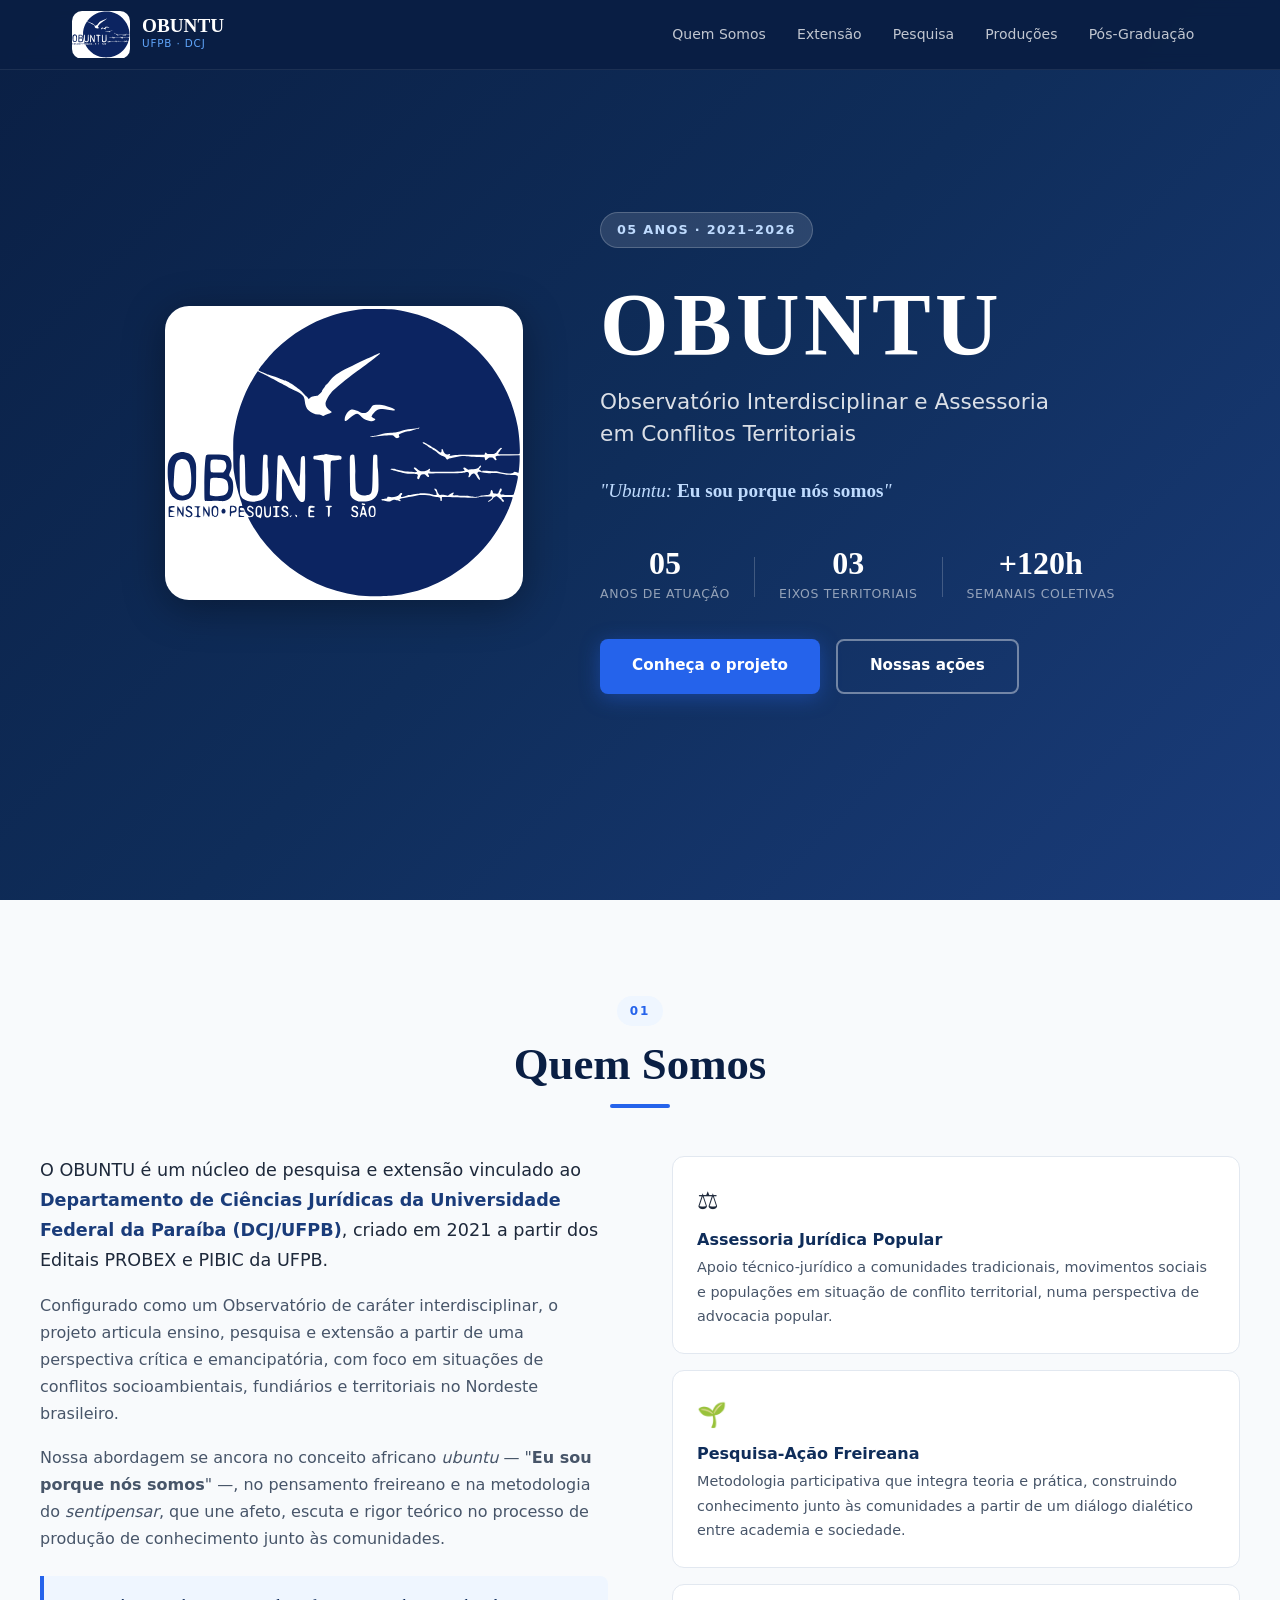
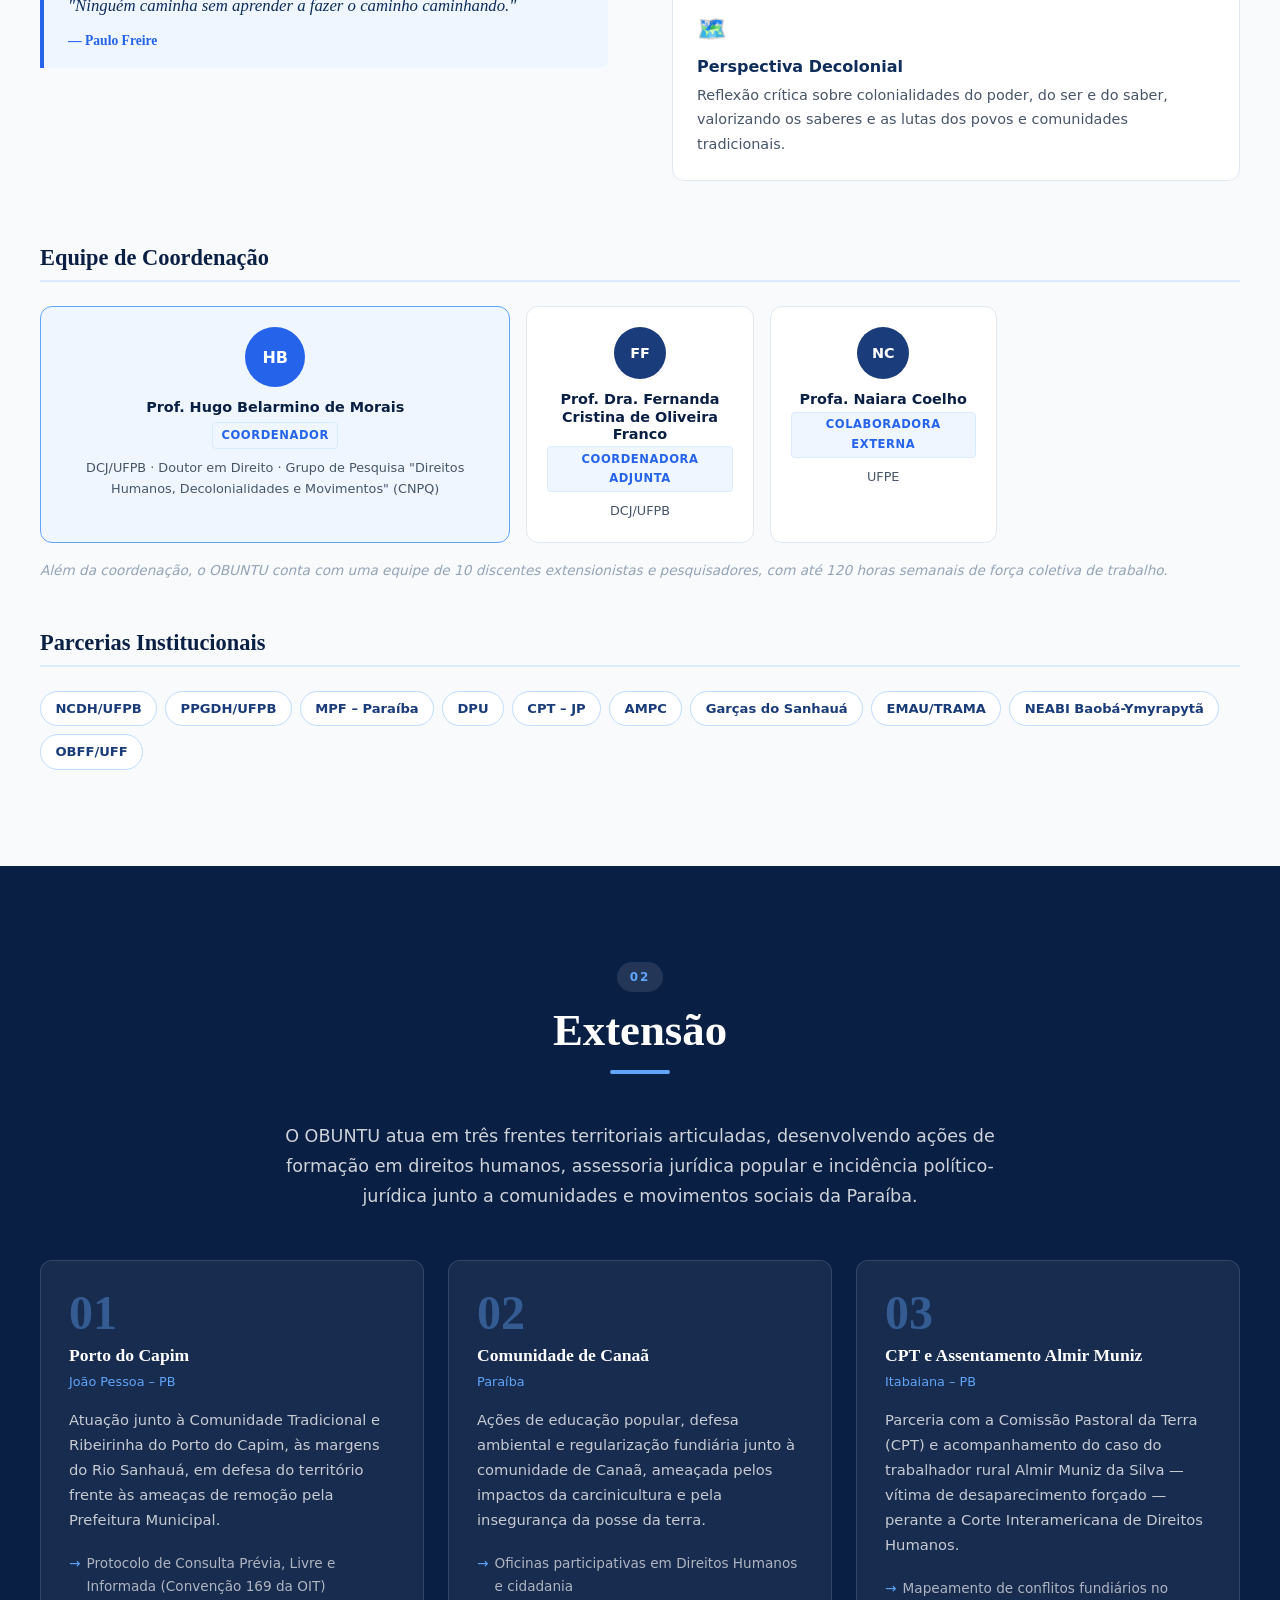
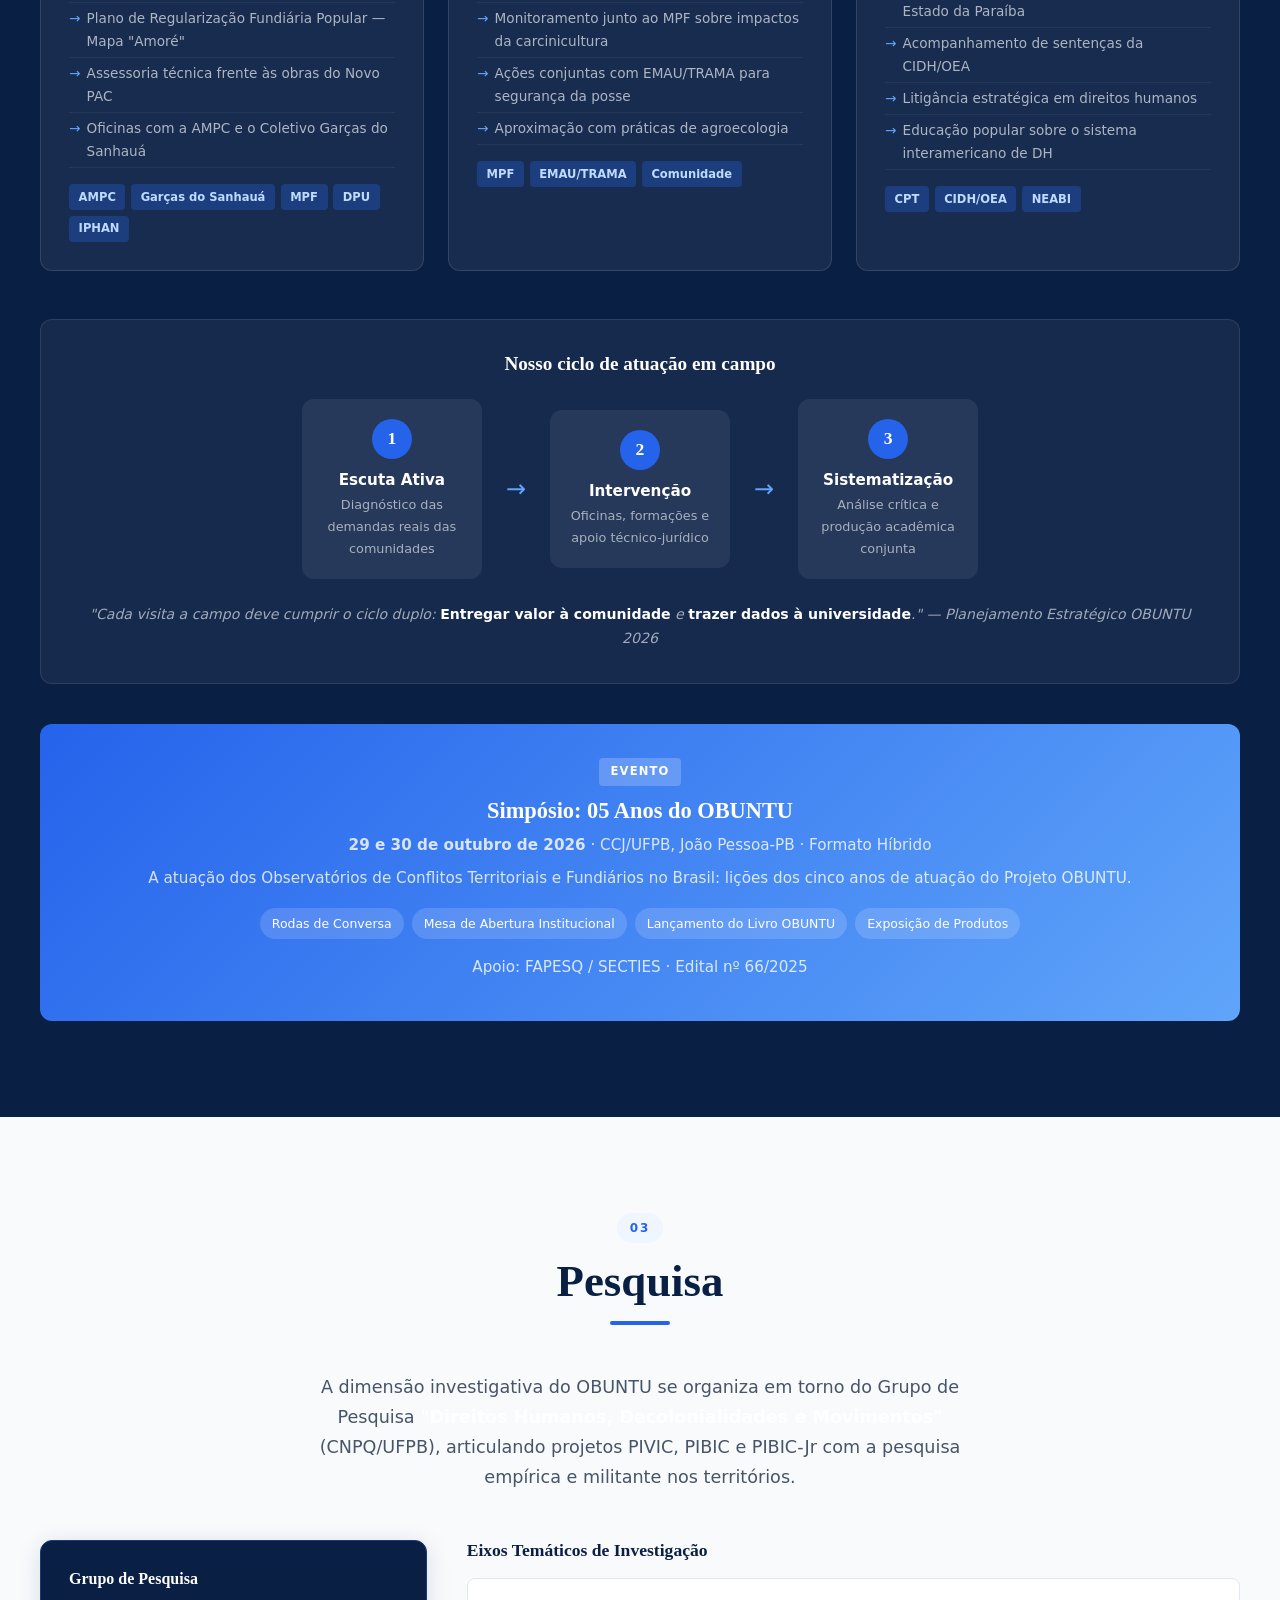
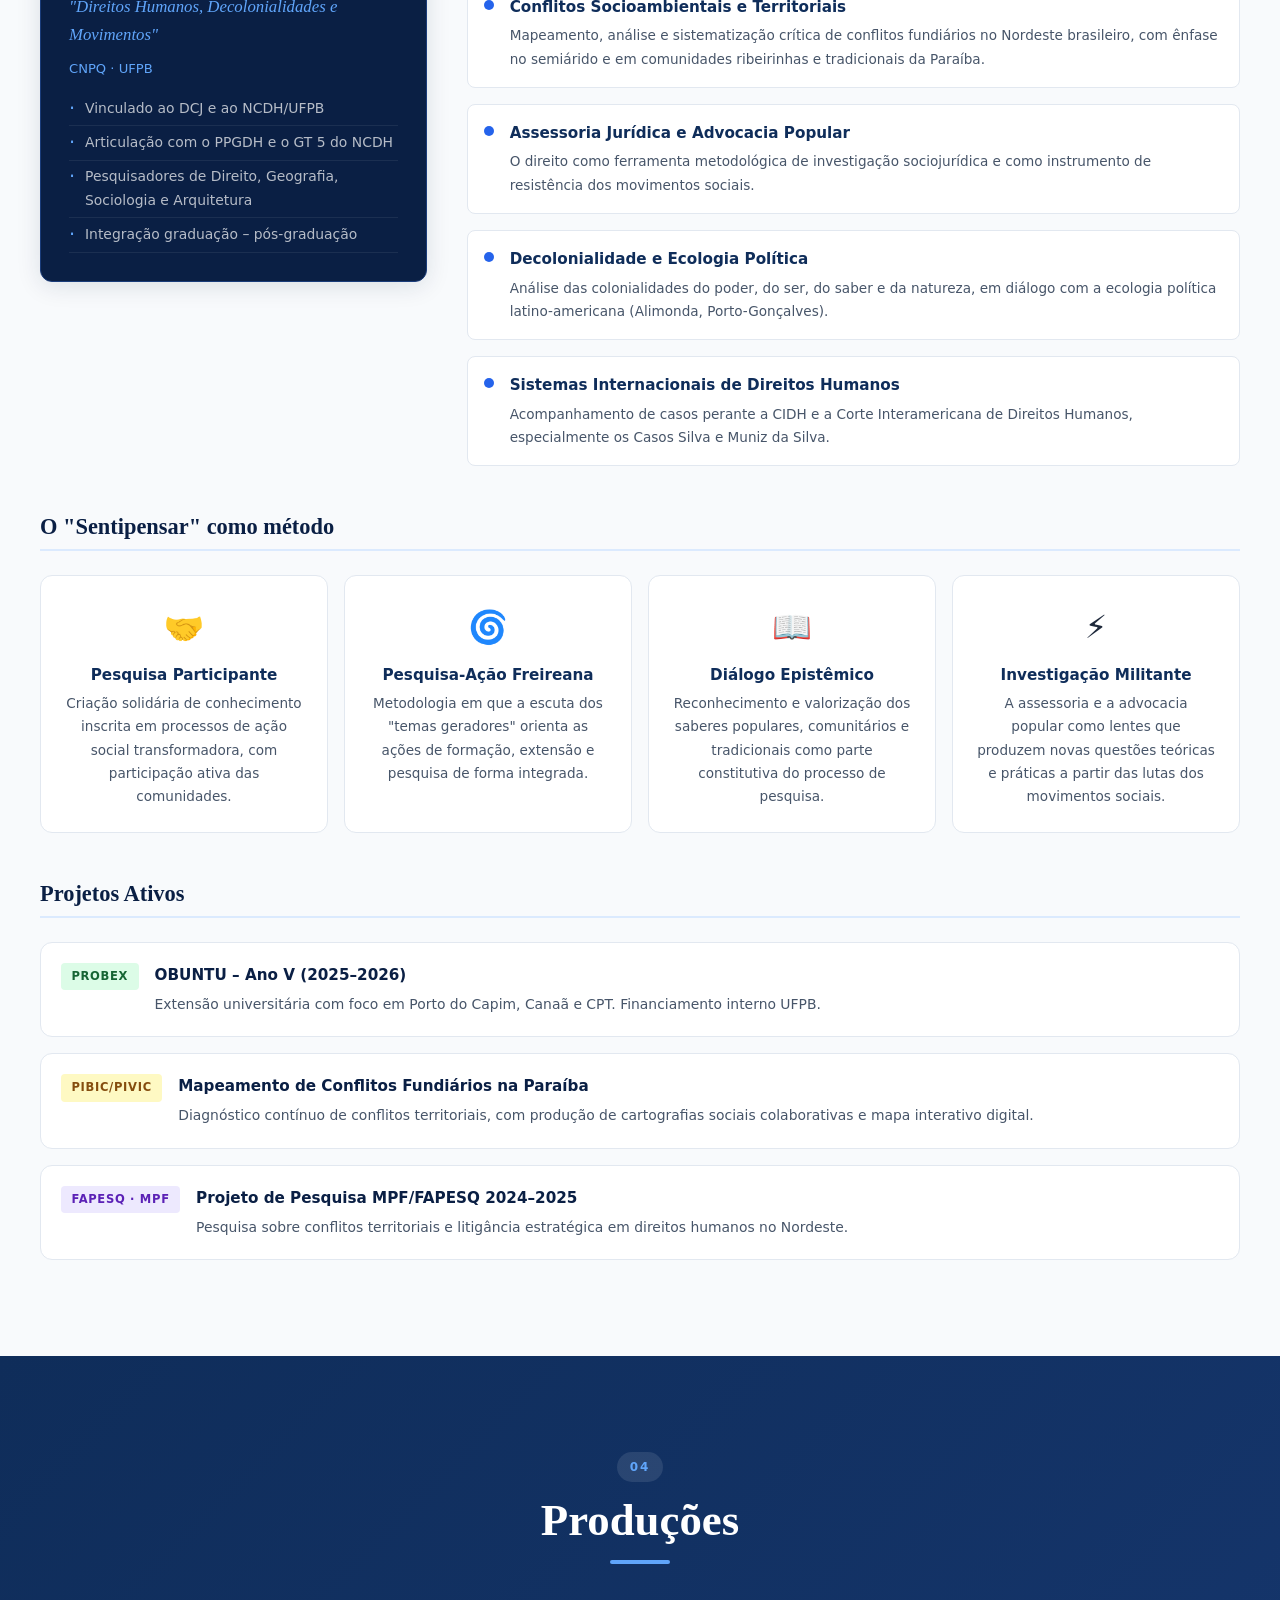
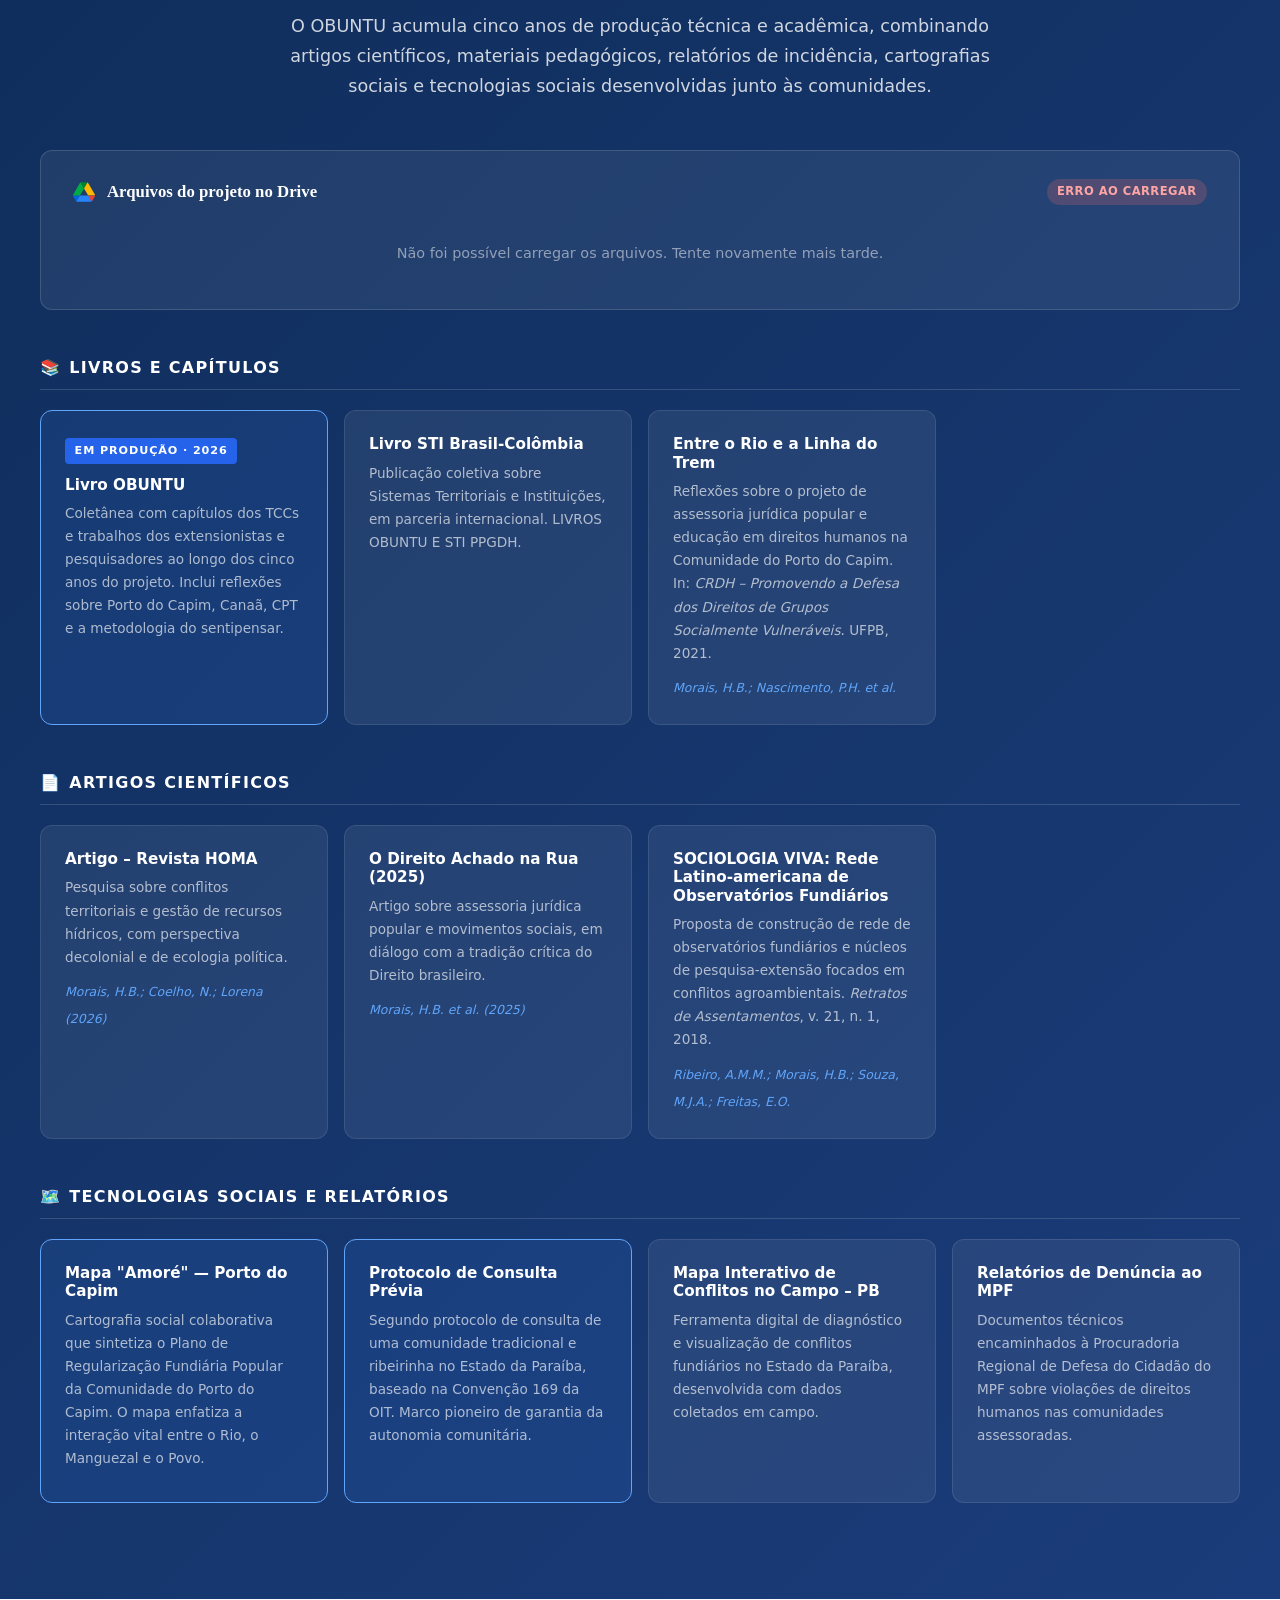
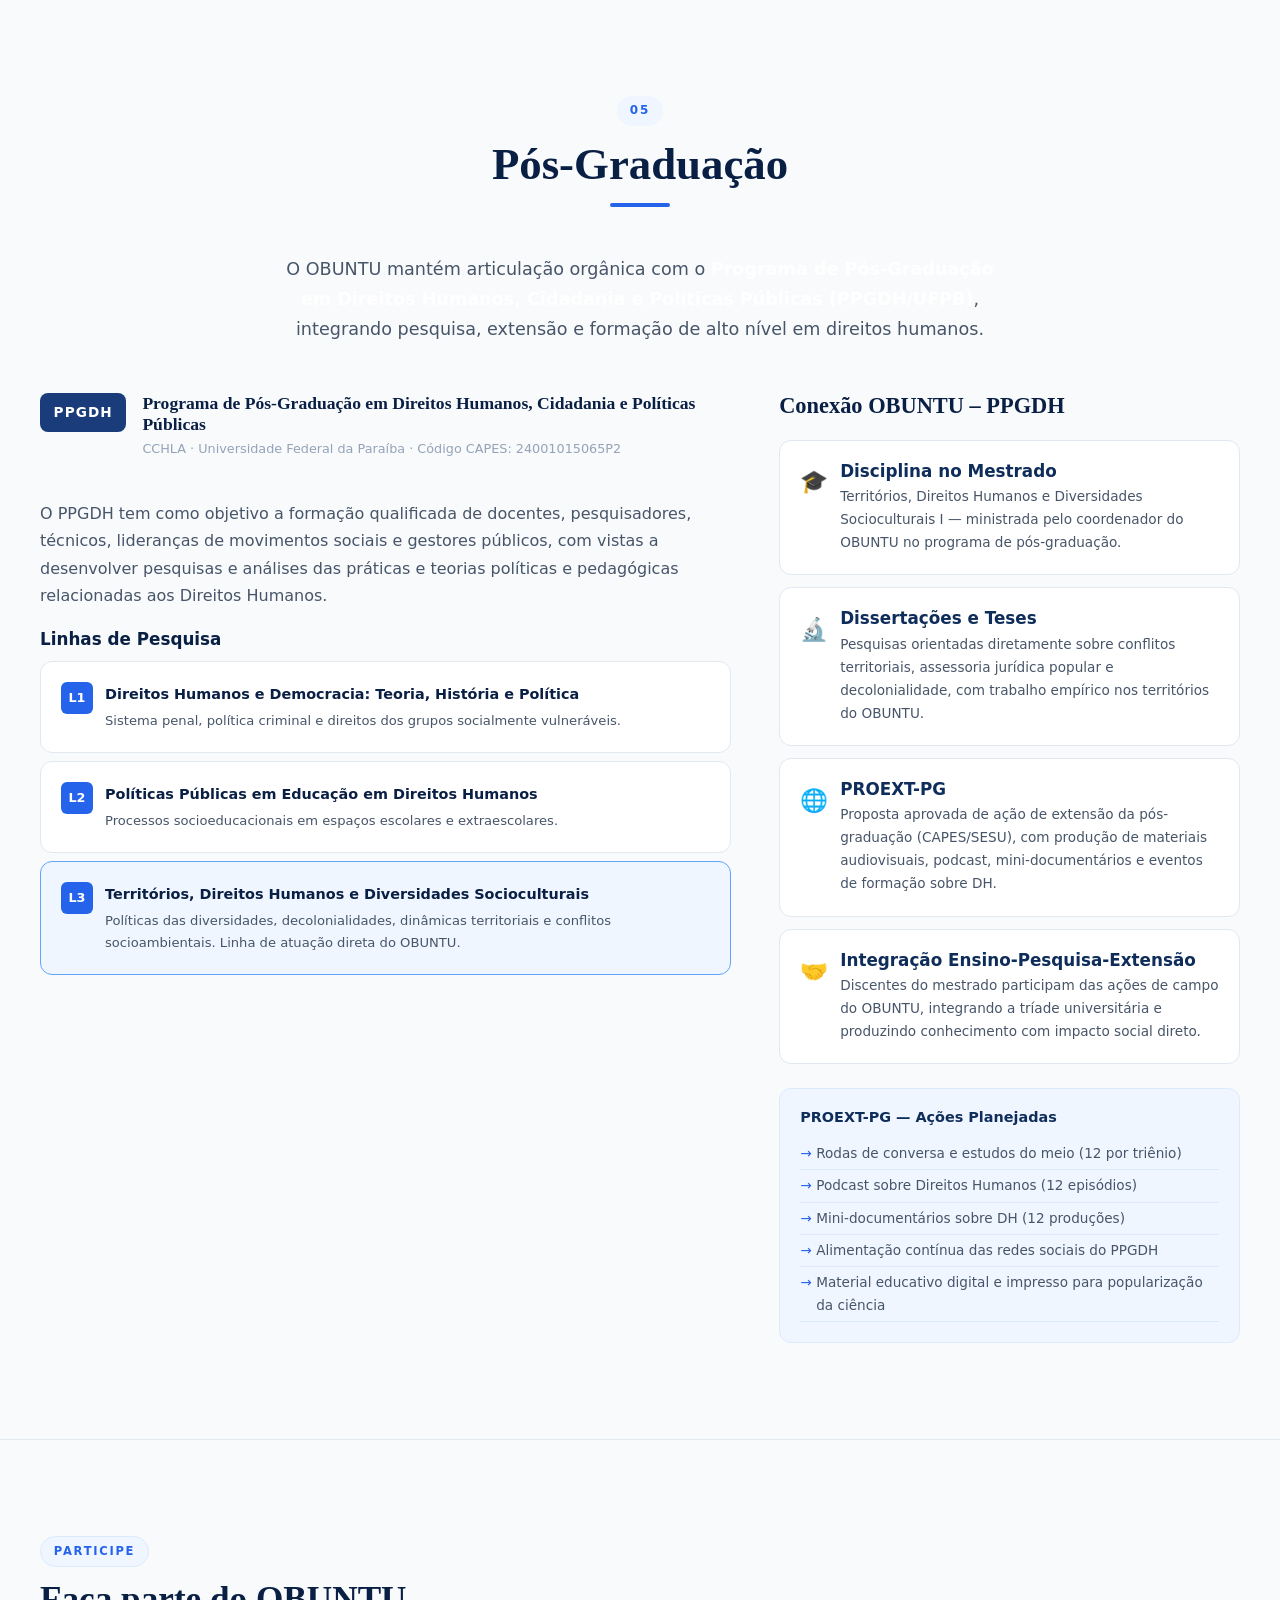
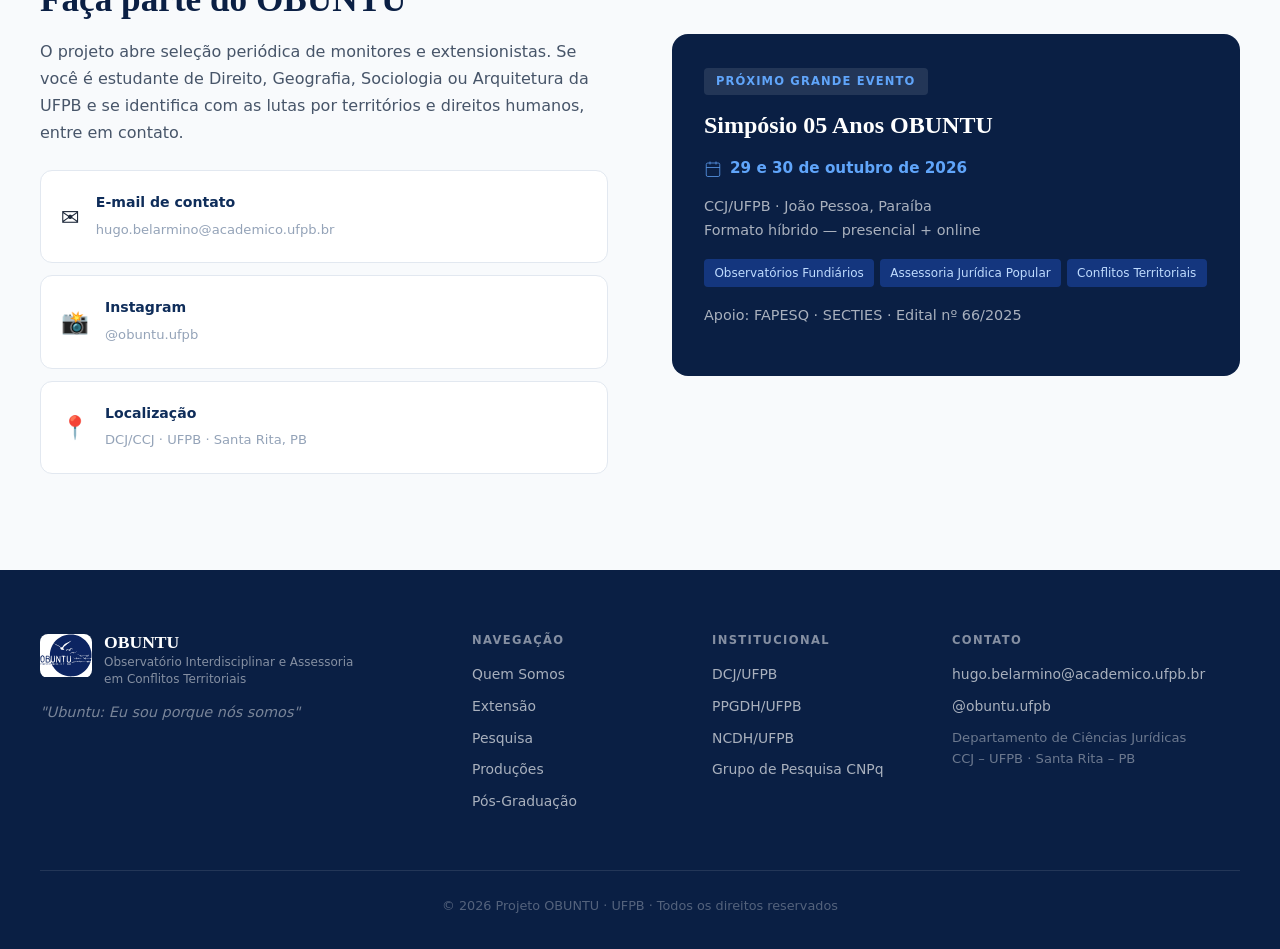
<file: index.html>
<!DOCTYPE html>
<html lang="pt-BR">
<head>
  <meta charset="UTF-8" />
  <meta name="viewport" content="width=device-width, initial-scale=1.0" />
  <title>OBUNTU — Observatório Interdisciplinar e Assessoria em Conflitos Territoriais</title>
  <link rel="stylesheet" href="styles.css" />
</head>
<body>

  <!-- ===== NAVIGATION ===== -->
  <header id="header">
    <div class="nav-container">
      <a href="#inicio" class="logo-link">
        <img src="assets/images/logo-obuntu.svg" alt="Logo OBUNTU" class="logo-img" />
        <div class="logo-text">
          <span class="logo-title">OBUNTU</span>
          <span class="logo-sub">UFPB · DCJ</span>
        </div>
      </a>
      <nav id="main-nav">
        <a href="#quem-somos" class="nav-link" data-section="quem-somos">Quem Somos</a>
        <a href="#extensao" class="nav-link" data-section="extensao">Extensão</a>
        <a href="#pesquisa" class="nav-link" data-section="pesquisa">Pesquisa</a>
        <a href="#producoes" class="nav-link" data-section="producoes">Produções</a>
        <a href="#pos-graduacao" class="nav-link" data-section="pos-graduacao">Pós-Graduação</a>
      </nav>
      <button id="menu-toggle" aria-label="Menu">
        <span></span><span></span><span></span>
      </button>
    </div>
  </header>

  <!-- ===== HERO ===== -->
  <section id="inicio" class="hero">
    <div class="hero-content hero-two-col">

      <!-- Coluna esquerda: logo grande -->
      <div class="hero-logo-col">
        <div class="hero-logo-wrap">
          <img src="assets/images/logo-obuntu.svg" alt="Logo OBUNTU" class="hero-logo-img" />
        </div>
      </div>

      <!-- Coluna direita: texto -->
      <div class="hero-text-col">
        <div class="hero-badge">05 Anos · 2021–2026</div>
        <h1 class="hero-title">OBUNTU</h1>
        <p class="hero-subtitle">Observatório Interdisciplinar e Assessoria<br />em Conflitos Territoriais</p>
        <p class="hero-quote">"Ubuntu: <em>Eu sou porque nós somos</em>"</p>
        <div class="hero-stats">
          <div class="hero-stat"><strong>05</strong><span>Anos de atuação</span></div>
          <div class="hero-stat-sep"></div>
          <div class="hero-stat"><strong>03</strong><span>Eixos territoriais</span></div>
          <div class="hero-stat-sep"></div>
          <div class="hero-stat"><strong>+120h</strong><span>Semanais coletivas</span></div>
        </div>
        <div class="hero-links">
          <a href="#quem-somos" class="btn btn-primary">Conheça o projeto</a>
          <a href="#extensao" class="btn btn-outline">Nossas ações</a>
        </div>
      </div>

    </div>
  </section>

  <!-- ===== 1. QUEM SOMOS ===== -->
  <section id="quem-somos" class="section section-light">
    <div class="container">
      <div class="section-header">
        <span class="section-tag">01</span>
        <h2 class="section-title">Quem Somos</h2>
        <div class="section-divider"></div>
      </div>

      <div class="two-col">
        <div class="col-text">
          <p class="lead">O OBUNTU é um núcleo de pesquisa e extensão vinculado ao <strong>Departamento de Ciências Jurídicas da Universidade Federal da Paraíba (DCJ/UFPB)</strong>, criado em 2021 a partir dos Editais PROBEX e PIBIC da UFPB.</p>
          <p>Configurado como um Observatório de caráter interdisciplinar, o projeto articula ensino, pesquisa e extensão a partir de uma perspectiva crítica e emancipatória, com foco em situações de conflitos socioambientais, fundiários e territoriais no Nordeste brasileiro.</p>
          <p>Nossa abordagem se ancora no conceito africano <em>ubuntu</em> — "<strong>Eu sou porque nós somos</strong>" —, no pensamento freireano e na metodologia do <em>sentipensar</em>, que une afeto, escuta e rigor teórico no processo de produção de conhecimento junto às comunidades.</p>
          <blockquote class="pullquote">
            "Ninguém caminha sem aprender a fazer o caminho caminhando."
            <cite>— Paulo Freire</cite>
          </blockquote>
        </div>
        <div class="col-cards">
          <div class="info-card">
            <div class="card-icon">⚖️</div>
            <h3>Assessoria Jurídica Popular</h3>
            <p>Apoio técnico-jurídico a comunidades tradicionais, movimentos sociais e populações em situação de conflito territorial, numa perspectiva de advocacia popular.</p>
          </div>
          <div class="info-card">
            <div class="card-icon">🌱</div>
            <h3>Pesquisa-Ação Freireana</h3>
            <p>Metodologia participativa que integra teoria e prática, construindo conhecimento junto às comunidades a partir de um diálogo dialético entre academia e sociedade.</p>
          </div>
          <div class="info-card">
            <div class="card-icon">🗺️</div>
            <h3>Perspectiva Decolonial</h3>
            <p>Reflexão crítica sobre colonialidades do poder, do ser e do saber, valorizando os saberes e as lutas dos povos e comunidades tradicionais.</p>
          </div>
        </div>
      </div>

      <div class="team-section">
        <h3 class="subsection-title">Equipe de Coordenação</h3>
        <div class="team-grid">
          <div class="team-card featured">
            <div class="team-avatar">HB</div>
            <h4>Prof. Hugo Belarmino de Morais</h4>
            <span class="team-role">Coordenador</span>
            <p>DCJ/UFPB · Doutor em Direito · Grupo de Pesquisa "Direitos Humanos, Decolonialidades e Movimentos" (CNPQ)</p>
          </div>
          <div class="team-card">
            <div class="team-avatar">FF</div>
            <h4>Prof. Dra. Fernanda Cristina de Oliveira Franco</h4>
            <span class="team-role">Coordenadora Adjunta</span>
            <p>DCJ/UFPB</p>
          </div>
          <div class="team-card">
            <div class="team-avatar">NC</div>
            <h4>Profa. Naiara Coelho</h4>
            <span class="team-role">Colaboradora Externa</span>
            <p>UFPE</p>
          </div>
        </div>
        <p class="team-note">Além da coordenação, o OBUNTU conta com uma equipe de 10 discentes extensionistas e pesquisadores, com até 120 horas semanais de força coletiva de trabalho.</p>
      </div>

      <div class="partners-section">
        <h3 class="subsection-title">Parcerias Institucionais</h3>
        <div class="partners-grid">
          <div class="partner-tag">NCDH/UFPB</div>
          <div class="partner-tag">PPGDH/UFPB</div>
          <div class="partner-tag">MPF – Paraíba</div>
          <div class="partner-tag">DPU</div>
          <div class="partner-tag">CPT – JP</div>
          <div class="partner-tag">AMPC</div>
          <div class="partner-tag">Garças do Sanhauá</div>
          <div class="partner-tag">EMAU/TRAMA</div>
          <div class="partner-tag">NEABI Baobá-Ymyrapytã</div>
          <div class="partner-tag">OBFF/UFF</div>
        </div>
      </div>
    </div>
  </section>

  <!-- ===== 2. EXTENSÃO ===== -->
  <section id="extensao" class="section section-dark">
    <div class="container">
      <div class="section-header">
        <span class="section-tag light">02</span>
        <h2 class="section-title light">Extensão</h2>
        <div class="section-divider light"></div>
      </div>

      <p class="section-intro light">O OBUNTU atua em três frentes territoriais articuladas, desenvolvendo ações de formação em direitos humanos, assessoria jurídica popular e incidência político-jurídica junto a comunidades e movimentos sociais da Paraíba.</p>

      <div class="eixos-grid">
        <!-- Eixo 1 -->
        <div class="eixo-card">
          <div class="eixo-number">01</div>
          <div class="eixo-header">
            <h3>Porto do Capim</h3>
            <span class="eixo-location">João Pessoa – PB</span>
          </div>
          <p>Atuação junto à Comunidade Tradicional e Ribeirinha do Porto do Capim, às margens do Rio Sanhauá, em defesa do território frente às ameaças de remoção pela Prefeitura Municipal.</p>
          <ul class="eixo-list">
            <li>Protocolo de Consulta Prévia, Livre e Informada (Convenção 169 da OIT)</li>
            <li>Plano de Regularização Fundiária Popular — Mapa "Amoré"</li>
            <li>Assessoria técnica frente às obras do Novo PAC</li>
            <li>Oficinas com a AMPC e o Coletivo Garças do Sanhauá</li>
          </ul>
          <div class="eixo-partners">
            <span>AMPC</span><span>Garças do Sanhauá</span><span>MPF</span><span>DPU</span><span>IPHAN</span>
          </div>
        </div>

        <!-- Eixo 2 -->
        <div class="eixo-card">
          <div class="eixo-number">02</div>
          <div class="eixo-header">
            <h3>Comunidade de Canaã</h3>
            <span class="eixo-location">Paraíba</span>
          </div>
          <p>Ações de educação popular, defesa ambiental e regularização fundiária junto à comunidade de Canaã, ameaçada pelos impactos da carcinicultura e pela insegurança da posse da terra.</p>
          <ul class="eixo-list">
            <li>Oficinas participativas em Direitos Humanos e cidadania</li>
            <li>Monitoramento junto ao MPF sobre impactos da carcinicultura</li>
            <li>Ações conjuntas com EMAU/TRAMA para segurança da posse</li>
            <li>Aproximação com práticas de agroecologia</li>
          </ul>
          <div class="eixo-partners">
            <span>MPF</span><span>EMAU/TRAMA</span><span>Comunidade</span>
          </div>
        </div>

        <!-- Eixo 3 -->
        <div class="eixo-card">
          <div class="eixo-number">03</div>
          <div class="eixo-header">
            <h3>CPT e Assentamento Almir Muniz</h3>
            <span class="eixo-location">Itabaiana – PB</span>
          </div>
          <p>Parceria com a Comissão Pastoral da Terra (CPT) e acompanhamento do caso do trabalhador rural Almir Muniz da Silva — vítima de desaparecimento forçado — perante a Corte Interamericana de Direitos Humanos.</p>
          <ul class="eixo-list">
            <li>Mapeamento de conflitos fundiários no Estado da Paraíba</li>
            <li>Acompanhamento de sentenças da CIDH/OEA</li>
            <li>Litigância estratégica em direitos humanos</li>
            <li>Educação popular sobre o sistema interamericano de DH</li>
          </ul>
          <div class="eixo-partners">
            <span>CPT</span><span>CIDH/OEA</span><span>NEABI</span>
          </div>
        </div>
      </div>

      <div class="methodology-bar">
        <h3 class="meth-title">Nosso ciclo de atuação em campo</h3>
        <div class="meth-steps">
          <div class="meth-step">
            <div class="meth-num">1</div>
            <h4>Escuta Ativa</h4>
            <p>Diagnóstico das demandas reais das comunidades</p>
          </div>
          <div class="meth-arrow">→</div>
          <div class="meth-step">
            <div class="meth-num">2</div>
            <h4>Intervenção</h4>
            <p>Oficinas, formações e apoio técnico-jurídico</p>
          </div>
          <div class="meth-arrow">→</div>
          <div class="meth-step">
            <div class="meth-num">3</div>
            <h4>Sistematização</h4>
            <p>Análise crítica e produção acadêmica conjunta</p>
          </div>
        </div>
        <p class="meth-note">"Cada visita a campo deve cumprir o ciclo duplo: <strong>Entregar valor à comunidade</strong> e <strong>trazer dados à universidade</strong>." — Planejamento Estratégico OBUNTU 2026</p>
      </div>

      <div class="evento-destaque">
        <div class="evento-badge">Evento</div>
        <h3>Simpósio: 05 Anos do OBUNTU</h3>
        <p><strong>29 e 30 de outubro de 2026</strong> · CCJ/UFPB, João Pessoa-PB · Formato Híbrido</p>
        <p>A atuação dos Observatórios de Conflitos Territoriais e Fundiários no Brasil: lições dos cinco anos de atuação do Projeto OBUNTU.</p>
        <div class="evento-tags">
          <span>Rodas de Conversa</span><span>Mesa de Abertura Institucional</span><span>Lançamento do Livro OBUNTU</span><span>Exposição de Produtos</span>
        </div>
        <p class="evento-apoio">Apoio: FAPESQ / SECTIES · Edital nº 66/2025</p>
      </div>
    </div>
  </section>

  <!-- ===== 3. PESQUISA ===== -->
  <section id="pesquisa" class="section section-light">
    <div class="container">
      <div class="section-header">
        <span class="section-tag">03</span>
        <h2 class="section-title">Pesquisa</h2>
        <div class="section-divider"></div>
      </div>

      <p class="section-intro">A dimensão investigativa do OBUNTU se organiza em torno do Grupo de Pesquisa <strong>"Direitos Humanos, Decolonialidades e Movimentos"</strong> (CNPQ/UFPB), articulando projetos PIVIC, PIBIC e PIBIC-Jr com a pesquisa empírica e militante nos territórios.</p>

      <div class="research-grid">
        <div class="research-card primary">
          <h3>Grupo de Pesquisa</h3>
          <p class="research-group-name">"Direitos Humanos, Decolonialidades e Movimentos"</p>
          <p>CNPQ · UFPB</p>
          <ul>
            <li>Vinculado ao DCJ e ao NCDH/UFPB</li>
            <li>Articulação com o PPGDH e o GT 5 do NCDH</li>
            <li>Pesquisadores de Direito, Geografia, Sociologia e Arquitetura</li>
            <li>Integração graduação – pós-graduação</li>
          </ul>
        </div>

        <div class="research-themes">
          <h3>Eixos Temáticos de Investigação</h3>
          <div class="theme-list">
            <div class="theme-item">
              <div class="theme-dot"></div>
              <div>
                <strong>Conflitos Socioambientais e Territoriais</strong>
                <p>Mapeamento, análise e sistematização crítica de conflitos fundiários no Nordeste brasileiro, com ênfase no semiárido e em comunidades ribeirinhas e tradicionais da Paraíba.</p>
              </div>
            </div>
            <div class="theme-item">
              <div class="theme-dot"></div>
              <div>
                <strong>Assessoria Jurídica e Advocacia Popular</strong>
                <p>O direito como ferramenta metodológica de investigação sociojurídica e como instrumento de resistência dos movimentos sociais.</p>
              </div>
            </div>
            <div class="theme-item">
              <div class="theme-dot"></div>
              <div>
                <strong>Decolonialidade e Ecologia Política</strong>
                <p>Análise das colonialidades do poder, do ser, do saber e da natureza, em diálogo com a ecologia política latino-americana (Alimonda, Porto-Gonçalves).</p>
              </div>
            </div>
            <div class="theme-item">
              <div class="theme-dot"></div>
              <div>
                <strong>Sistemas Internacionais de Direitos Humanos</strong>
                <p>Acompanhamento de casos perante a CIDH e a Corte Interamericana de Direitos Humanos, especialmente os Casos Silva e Muniz da Silva.</p>
              </div>
            </div>
          </div>
        </div>
      </div>

      <div class="methodology-section">
        <h3 class="subsection-title">O "Sentipensar" como método</h3>
        <div class="sentipensar-grid">
          <div class="senti-card">
            <div class="senti-icon">🤝</div>
            <h4>Pesquisa Participante</h4>
            <p>Criação solidária de conhecimento inscrita em processos de ação social transformadora, com participação ativa das comunidades.</p>
          </div>
          <div class="senti-card">
            <div class="senti-icon">🌀</div>
            <h4>Pesquisa-Ação Freireana</h4>
            <p>Metodologia em que a escuta dos "temas geradores" orienta as ações de formação, extensão e pesquisa de forma integrada.</p>
          </div>
          <div class="senti-card">
            <div class="senti-icon">📖</div>
            <h4>Diálogo Epistêmico</h4>
            <p>Reconhecimento e valorização dos saberes populares, comunitários e tradicionais como parte constitutiva do processo de pesquisa.</p>
          </div>
          <div class="senti-card">
            <div class="senti-icon">⚡</div>
            <h4>Investigação Militante</h4>
            <p>A assessoria e a advocacia popular como lentes que produzem novas questões teóricas e práticas a partir das lutas dos movimentos sociais.</p>
          </div>
        </div>
      </div>

      <div class="research-projects">
        <h3 class="subsection-title">Projetos Ativos</h3>
        <div class="projects-list">
          <div class="project-item">
            <span class="project-type probex">PROBEX</span>
            <div>
              <strong>OBUNTU – Ano V (2025–2026)</strong>
              <p>Extensão universitária com foco em Porto do Capim, Canaã e CPT. Financiamento interno UFPB.</p>
            </div>
          </div>
          <div class="project-item">
            <span class="project-type pibic">PIBIC/PIVIC</span>
            <div>
              <strong>Mapeamento de Conflitos Fundiários na Paraíba</strong>
              <p>Diagnóstico contínuo de conflitos territoriais, com produção de cartografias sociais colaborativas e mapa interativo digital.</p>
            </div>
          </div>
          <div class="project-item">
            <span class="project-type fapesq">FAPESQ · MPF</span>
            <div>
              <strong>Projeto de Pesquisa MPF/FAPESQ 2024–2025</strong>
              <p>Pesquisa sobre conflitos territoriais e litigância estratégica em direitos humanos no Nordeste.</p>
            </div>
          </div>
        </div>
      </div>
    </div>
  </section>

  <!-- ===== 4. PRODUÇÕES ===== -->
  <section id="producoes" class="section section-blue">
    <div class="container">
      <div class="section-header">
        <span class="section-tag light">04</span>
        <h2 class="section-title light">Produções</h2>
        <div class="section-divider light"></div>
      </div>

      <p class="section-intro light">O OBUNTU acumula cinco anos de produção técnica e acadêmica, combinando artigos científicos, materiais pedagógicos, relatórios de incidência, cartografias sociais e tecnologias sociais desenvolvidas junto às comunidades.</p>

      <!-- ── Produções do Google Drive (atualiza automaticamente) ── -->
      <div class="drive-section">
        <div class="drive-header">
          <span class="drive-icon">
            <svg viewBox="0 0 87.3 78" xmlns="http://www.w3.org/2000/svg" width="22" height="20" aria-hidden="true">
              <path d="m6.6 66.85 3.85 6.65c.8 1.4 1.95 2.5 3.3 3.3l13.75-23.8h-27.5c0 1.55.4 3.1 1.2 4.5z" fill="#0066da"/>
              <path d="m43.65 25-13.75-23.8c-1.35.8-2.5 1.9-3.3 3.3l-25.4 44a9.06 9.06 0 0 0 -1.2 4.5h27.5z" fill="#00ac47"/>
              <path d="m73.55 76.8c1.35-.8 2.5-1.9 3.3-3.3l1.6-2.75 7.65-13.25c.8-1.4 1.2-2.95 1.2-4.5h-27.502l5.852 11.5z" fill="#ea4335"/>
              <path d="m43.65 25 13.75-23.8c-1.35-.8-2.9-1.2-4.5-1.2h-18.5c-1.6 0-3.15.45-4.5 1.2z" fill="#00832d"/>
              <path d="m59.8 53h-32.3l-13.75 23.8c1.35.8 2.9 1.2 4.5 1.2h50.8c1.6 0 3.15-.45 4.5-1.2z" fill="#2684fc"/>
              <path d="m73.4 26.5-12.7-22c-.8-1.4-1.95-2.5-3.3-3.3l-13.75 23.8 16.15 27h27.45c0-1.55-.4-3.1-1.2-4.5z" fill="#ffba00"/>
            </svg>
          </span>
          <h3 class="drive-title">Arquivos do projeto no Drive</h3>
          <span id="drive-status" class="drive-badge loading">Carregando…</span>
        </div>

        <div id="drive-filters" class="drive-filters" style="display:none">
          <button class="drive-filter active" data-type="all">Todos</button>
          <button class="drive-filter" data-type="pdf">PDF</button>
          <button class="drive-filter" data-type="doc">Documentos</button>
          <button class="drive-filter" data-type="sheet">Planilhas</button>
          <button class="drive-filter" data-type="slide">Apresentações</button>
          <button class="drive-filter" data-type="image">Imagens</button>
          <button class="drive-filter" data-type="other">Outros</button>
        </div>

        <div id="drive-grid" class="drive-grid">
          <!-- Preenchido via JS -->
          <div class="drive-placeholder">
            <div class="drive-spinner"></div>
            <p>Buscando produções no Google Drive…</p>
          </div>
        </div>

        <p id="drive-not-configured" class="drive-not-configured" style="display:none">
          ⚙️ Integração com Drive não configurada ainda —
          <a href="https://github.com/hugobelmorais-oss/claude/blob/main/DRIVE_SETUP.md" target="_blank" rel="noopener">veja o guia de configuração</a>.
        </p>
      </div>

      <div class="prod-categories">
        <!-- Livros -->
        <div class="prod-category">
          <h3 class="prod-cat-title">
            <span class="prod-cat-icon">📚</span> Livros e Capítulos
          </h3>
          <div class="prod-items">
            <div class="prod-item highlight">
              <div class="prod-badge">Em produção · 2026</div>
              <h4>Livro OBUNTU</h4>
              <p>Coletânea com capítulos dos TCCs e trabalhos dos extensionistas e pesquisadores ao longo dos cinco anos do projeto. Inclui reflexões sobre Porto do Capim, Canaã, CPT e a metodologia do sentipensar.</p>
            </div>
            <div class="prod-item">
              <h4>Livro STI Brasil-Colômbia</h4>
              <p>Publicação coletiva sobre Sistemas Territoriais e Instituições, em parceria internacional. LIVROS OBUNTU E STI PPGDH.</p>
            </div>
            <div class="prod-item">
              <h4>Entre o Rio e a Linha do Trem</h4>
              <p>Reflexões sobre o projeto de assessoria jurídica popular e educação em direitos humanos na Comunidade do Porto do Capim. In: <em>CRDH – Promovendo a Defesa dos Direitos de Grupos Socialmente Vulneráveis</em>. UFPB, 2021.</p>
              <span class="prod-authors">Morais, H.B.; Nascimento, P.H. et al.</span>
            </div>
          </div>
        </div>

        <!-- Artigos -->
        <div class="prod-category">
          <h3 class="prod-cat-title">
            <span class="prod-cat-icon">📄</span> Artigos Científicos
          </h3>
          <div class="prod-items">
            <div class="prod-item">
              <h4>Artigo – Revista HOMA</h4>
              <p>Pesquisa sobre conflitos territoriais e gestão de recursos hídricos, com perspectiva decolonial e de ecologia política.</p>
              <span class="prod-authors">Morais, H.B.; Coelho, N.; Lorena (2026)</span>
            </div>
            <div class="prod-item">
              <h4>O Direito Achado na Rua (2025)</h4>
              <p>Artigo sobre assessoria jurídica popular e movimentos sociais, em diálogo com a tradição crítica do Direito brasileiro.</p>
              <span class="prod-authors">Morais, H.B. et al. (2025)</span>
            </div>
            <div class="prod-item">
              <h4>SOCIOLOGIA VIVA: Rede Latino-americana de Observatórios Fundiários</h4>
              <p>Proposta de construção de rede de observatórios fundiários e núcleos de pesquisa-extensão focados em conflitos agroambientais. <em>Retratos de Assentamentos</em>, v. 21, n. 1, 2018.</p>
              <span class="prod-authors">Ribeiro, A.M.M.; Morais, H.B.; Souza, M.J.A.; Freitas, E.O.</span>
            </div>
          </div>
        </div>

        <!-- Tecnologias Sociais -->
        <div class="prod-category">
          <h3 class="prod-cat-title">
            <span class="prod-cat-icon">🗺️</span> Tecnologias Sociais e Relatórios
          </h3>
          <div class="prod-items">
            <div class="prod-item highlight">
              <h4>Mapa "Amoré" — Porto do Capim</h4>
              <p>Cartografia social colaborativa que sintetiza o Plano de Regularização Fundiária Popular da Comunidade do Porto do Capim. O mapa enfatiza a interação vital entre o Rio, o Manguezal e o Povo.</p>
            </div>
            <div class="prod-item highlight">
              <h4>Protocolo de Consulta Prévia</h4>
              <p>Segundo protocolo de consulta de uma comunidade tradicional e ribeirinha no Estado da Paraíba, baseado na Convenção 169 da OIT. Marco pioneiro de garantia da autonomia comunitária.</p>
            </div>
            <div class="prod-item">
              <h4>Mapa Interativo de Conflitos no Campo – PB</h4>
              <p>Ferramenta digital de diagnóstico e visualização de conflitos fundiários no Estado da Paraíba, desenvolvida com dados coletados em campo.</p>
            </div>
            <div class="prod-item">
              <h4>Relatórios de Denúncia ao MPF</h4>
              <p>Documentos técnicos encaminhados à Procuradoria Regional de Defesa do Cidadão do MPF sobre violações de direitos humanos nas comunidades assessoradas.</p>
            </div>
          </div>
        </div>
      </div>
    </div>
  </section>

  <!-- ===== 5. PÓS-GRADUAÇÃO ===== -->
  <section id="pos-graduacao" class="section section-light">
    <div class="container">
      <div class="section-header">
        <span class="section-tag">05</span>
        <h2 class="section-title">Pós-Graduação</h2>
        <div class="section-divider"></div>
      </div>

      <p class="section-intro">O OBUNTU mantém articulação orgânica com o <strong>Programa de Pós-Graduação em Direitos Humanos, Cidadania e Políticas Públicas (PPGDH/UFPB)</strong>, integrando pesquisa, extensão e formação de alto nível em direitos humanos.</p>

      <div class="ppgdh-block">
        <div class="ppgdh-info">
          <div class="ppgdh-logo-area">
            <div class="ppgdh-badge">PPGDH</div>
            <div>
              <h3>Programa de Pós-Graduação em Direitos Humanos, Cidadania e Políticas Públicas</h3>
              <p class="ppgdh-details">CCHLA · Universidade Federal da Paraíba · Código CAPES: 24001015065P2</p>
            </div>
          </div>
          <p>O PPGDH tem como objetivo a formação qualificada de docentes, pesquisadores, técnicos, lideranças de movimentos sociais e gestores públicos, com vistas a desenvolver pesquisas e análises das práticas e teorias políticas e pedagógicas relacionadas aos Direitos Humanos.</p>

          <div class="lines-grid">
            <h4>Linhas de Pesquisa</h4>
            <div class="line-item">
              <div class="line-num">L1</div>
              <div>
                <strong>Direitos Humanos e Democracia: Teoria, História e Política</strong>
                <p>Sistema penal, política criminal e direitos dos grupos socialmente vulneráveis.</p>
              </div>
            </div>
            <div class="line-item">
              <div class="line-num">L2</div>
              <div>
                <strong>Políticas Públicas em Educação em Direitos Humanos</strong>
                <p>Processos socioeducacionais em espaços escolares e extraescolares.</p>
              </div>
            </div>
            <div class="line-item featured-line">
              <div class="line-num">L3</div>
              <div>
                <strong>Territórios, Direitos Humanos e Diversidades Socioculturais</strong>
                <p>Políticas das diversidades, decolonialidades, dinâmicas territoriais e conflitos socioambientais. Linha de atuação direta do OBUNTU.</p>
              </div>
            </div>
          </div>
        </div>

        <div class="ppgdh-connect">
          <h3>Conexão OBUNTU – PPGDH</h3>
          <div class="connect-items">
            <div class="connect-item">
              <div class="connect-icon">🎓</div>
              <div>
                <h4>Disciplina no Mestrado</h4>
                <p>Territórios, Direitos Humanos e Diversidades Socioculturais I — ministrada pelo coordenador do OBUNTU no programa de pós-graduação.</p>
              </div>
            </div>
            <div class="connect-item">
              <div class="connect-icon">🔬</div>
              <div>
                <h4>Dissertações e Teses</h4>
                <p>Pesquisas orientadas diretamente sobre conflitos territoriais, assessoria jurídica popular e decolonialidade, com trabalho empírico nos territórios do OBUNTU.</p>
              </div>
            </div>
            <div class="connect-item">
              <div class="connect-icon">🌐</div>
              <div>
                <h4>PROEXT-PG</h4>
                <p>Proposta aprovada de ação de extensão da pós-graduação (CAPES/SESU), com produção de materiais audiovisuais, podcast, mini-documentários e eventos de formação sobre DH.</p>
              </div>
            </div>
            <div class="connect-item">
              <div class="connect-icon">🤝</div>
              <div>
                <h4>Integração Ensino-Pesquisa-Extensão</h4>
                <p>Discentes do mestrado participam das ações de campo do OBUNTU, integrando a tríade universitária e produzindo conhecimento com impacto social direto.</p>
              </div>
            </div>
          </div>

          <div class="proext-highlight">
            <h4>PROEXT-PG — Ações Planejadas</h4>
            <ul>
              <li>Rodas de conversa e estudos do meio (12 por triênio)</li>
              <li>Podcast sobre Direitos Humanos (12 episódios)</li>
              <li>Mini-documentários sobre DH (12 produções)</li>
              <li>Alimentação contínua das redes sociais do PPGDH</li>
              <li>Material educativo digital e impresso para popularização da ciência</li>
            </ul>
          </div>
        </div>
      </div>
    </div>
  </section>

  <!-- ===== CONTATO / CTA ===== -->
  <section id="contato" class="section section-cta">
    <div class="container">
      <div class="cta-inner">
        <div class="cta-text">
          <span class="cta-tag">Participe</span>
          <h2 class="cta-title">Faça parte do OBUNTU</h2>
          <p>O projeto abre seleção periódica de monitores e extensionistas. Se você é estudante de Direito, Geografia, Sociologia ou Arquitetura da UFPB e se identifica com as lutas por territórios e direitos humanos, entre em contato.</p>
          <div class="cta-contacts">
            <a href="mailto:hugo.belarmino@academico.ufpb.br" class="cta-contact-item">
              <div class="cta-contact-icon">✉️</div>
              <div>
                <strong>E-mail de contato</strong>
                <span>hugo.belarmino@academico.ufpb.br</span>
              </div>
            </a>
            <a href="https://instagram.com/obuntu.ufpb" target="_blank" rel="noopener" class="cta-contact-item">
              <div class="cta-contact-icon">📸</div>
              <div>
                <strong>Instagram</strong>
                <span>@obuntu.ufpb</span>
              </div>
            </a>
            <div class="cta-contact-item">
              <div class="cta-contact-icon">📍</div>
              <div>
                <strong>Localização</strong>
                <span>DCJ/CCJ · UFPB · Santa Rita, PB</span>
              </div>
            </div>
          </div>
        </div>
        <div class="cta-event-card">
          <div class="cta-event-glow"></div>
          <span class="cta-event-label">Próximo grande evento</span>
          <h3>Simpósio 05 Anos OBUNTU</h3>
          <div class="cta-event-date">
            <svg viewBox="0 0 24 24" fill="none" stroke="currentColor" width="18" height="18"><rect x="3" y="4" width="18" height="18" rx="2" ry="2"/><line x1="16" y1="2" x2="16" y2="6"/><line x1="8" y1="2" x2="8" y2="6"/><line x1="3" y1="10" x2="21" y2="10"/></svg>
            <span>29 e 30 de outubro de 2026</span>
          </div>
          <p>CCJ/UFPB · João Pessoa, Paraíba<br />Formato híbrido — presencial + online</p>
          <div class="cta-event-themes">
            <span>Observatórios Fundiários</span>
            <span>Assessoria Jurídica Popular</span>
            <span>Conflitos Territoriais</span>
          </div>
          <p class="cta-event-apoio">Apoio: FAPESQ · SECTIES · Edital nº 66/2025</p>
        </div>
      </div>
    </div>
  </section>

  <!-- botão voltar ao topo -->
  <button id="back-to-top" aria-label="Voltar ao topo" title="Voltar ao topo">
    <svg viewBox="0 0 24 24" fill="none" stroke="currentColor" width="20" height="20"><path stroke-linecap="round" stroke-linejoin="round" stroke-width="2" d="M5 15l7-7 7 7"/></svg>
  </button>

  <!-- ===== RODAPÉ ===== -->
  <footer class="footer">
    <div class="footer-inner">
      <div class="footer-brand">
        <div class="footer-logo">
          <img src="assets/images/logo-obuntu.svg" alt="Logo OBUNTU" class="logo-img sm" />
          <div>
            <span class="footer-logo-title">OBUNTU</span>
            <span class="footer-logo-sub">Observatório Interdisciplinar e Assessoria<br />em Conflitos Territoriais</span>
          </div>
        </div>
        <p class="footer-motto">"Ubuntu: <em>Eu sou porque nós somos</em>"</p>
      </div>
      <div class="footer-links-col">
        <h4>Navegação</h4>
        <a href="#quem-somos">Quem Somos</a>
        <a href="#extensao">Extensão</a>
        <a href="#pesquisa">Pesquisa</a>
        <a href="#producoes">Produções</a>
        <a href="#pos-graduacao">Pós-Graduação</a>
      </div>
      <div class="footer-links-col">
        <h4>Institucional</h4>
        <a href="#">DCJ/UFPB</a>
        <a href="#">PPGDH/UFPB</a>
        <a href="#">NCDH/UFPB</a>
        <a href="#">Grupo de Pesquisa CNPq</a>
      </div>
      <div class="footer-links-col">
        <h4>Contato</h4>
        <a href="mailto:hugo.belarmino@academico.ufpb.br">hugo.belarmino@academico.ufpb.br</a>
        <a href="https://instagram.com/obuntu.ufpb" target="_blank" rel="noopener">@obuntu.ufpb</a>
        <p class="footer-address">Departamento de Ciências Jurídicas<br />CCJ – UFPB · Santa Rita – PB</p>
      </div>
    </div>
    <div class="footer-bottom">
      <p>© 2026 Projeto OBUNTU · UFPB · Todos os direitos reservados</p>
    </div>
  </footer>

  <script src="script.js"></script>
</body>
</html>
</file>
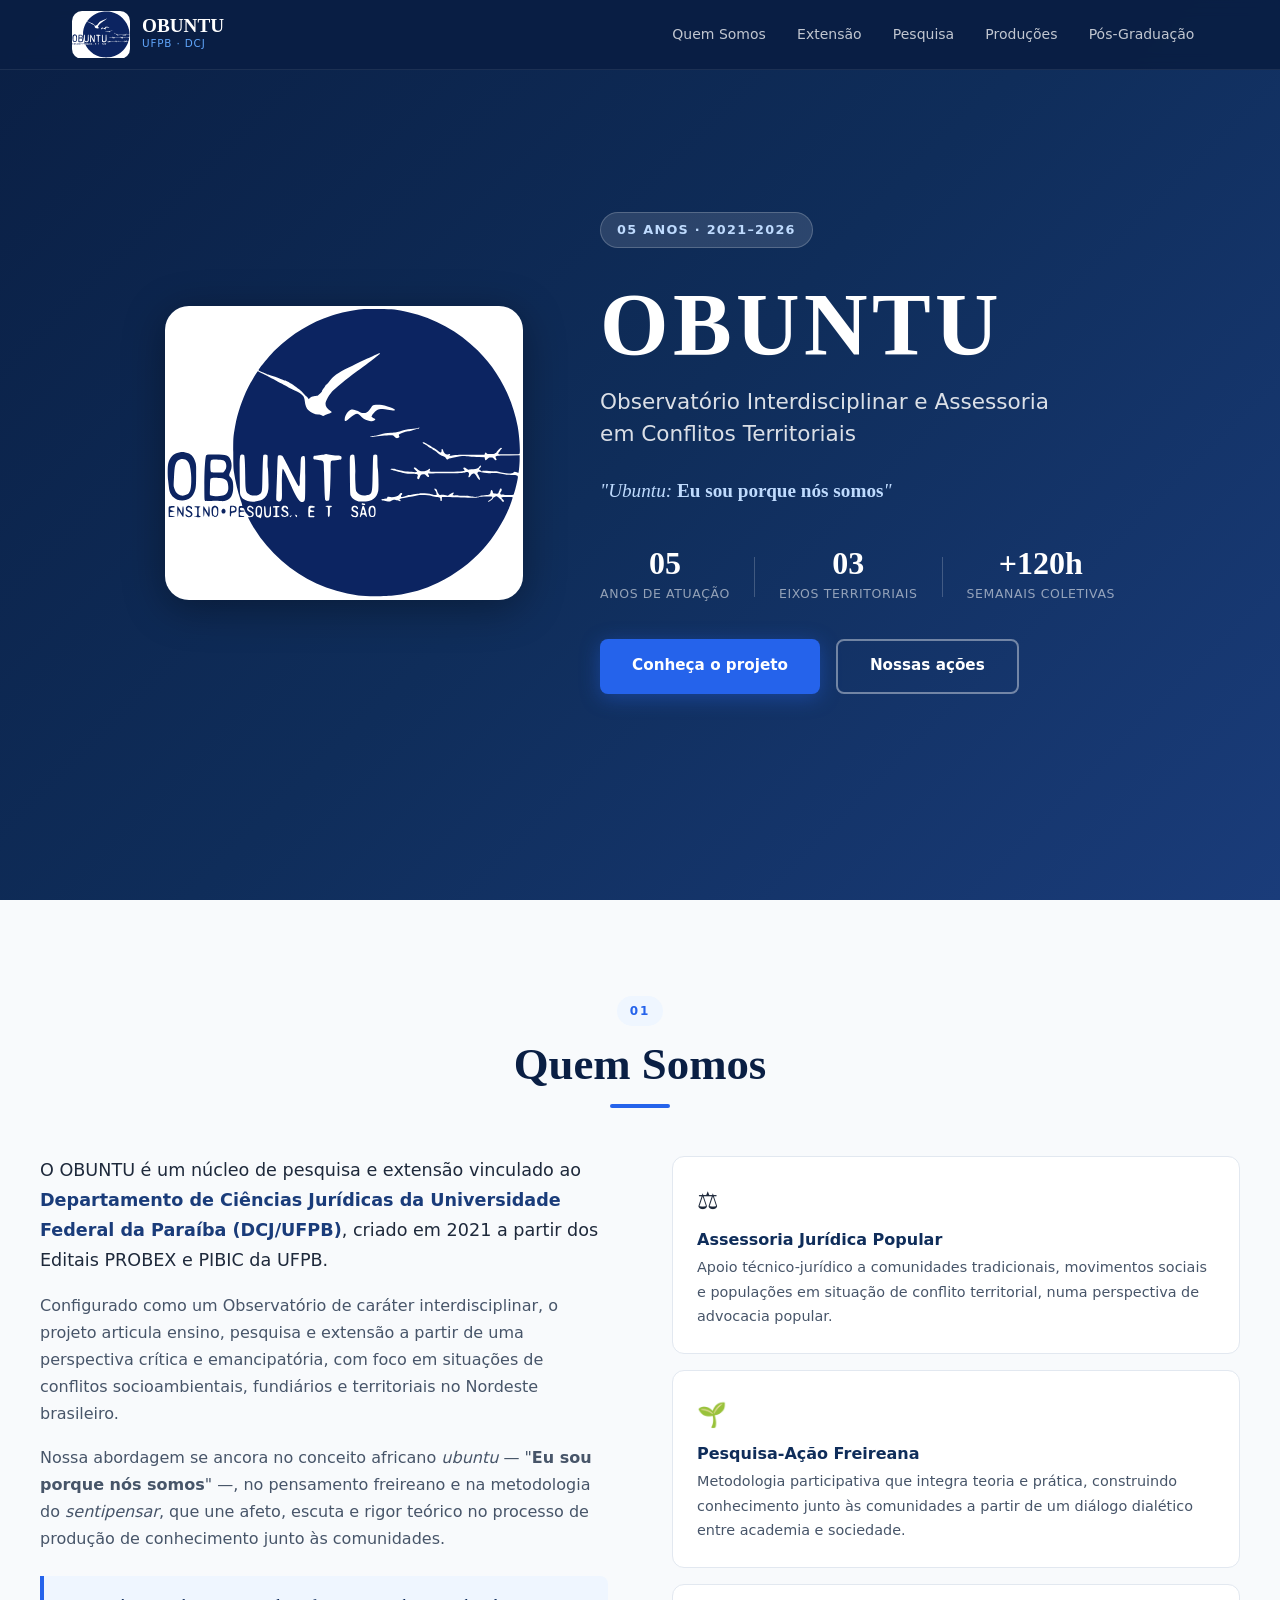
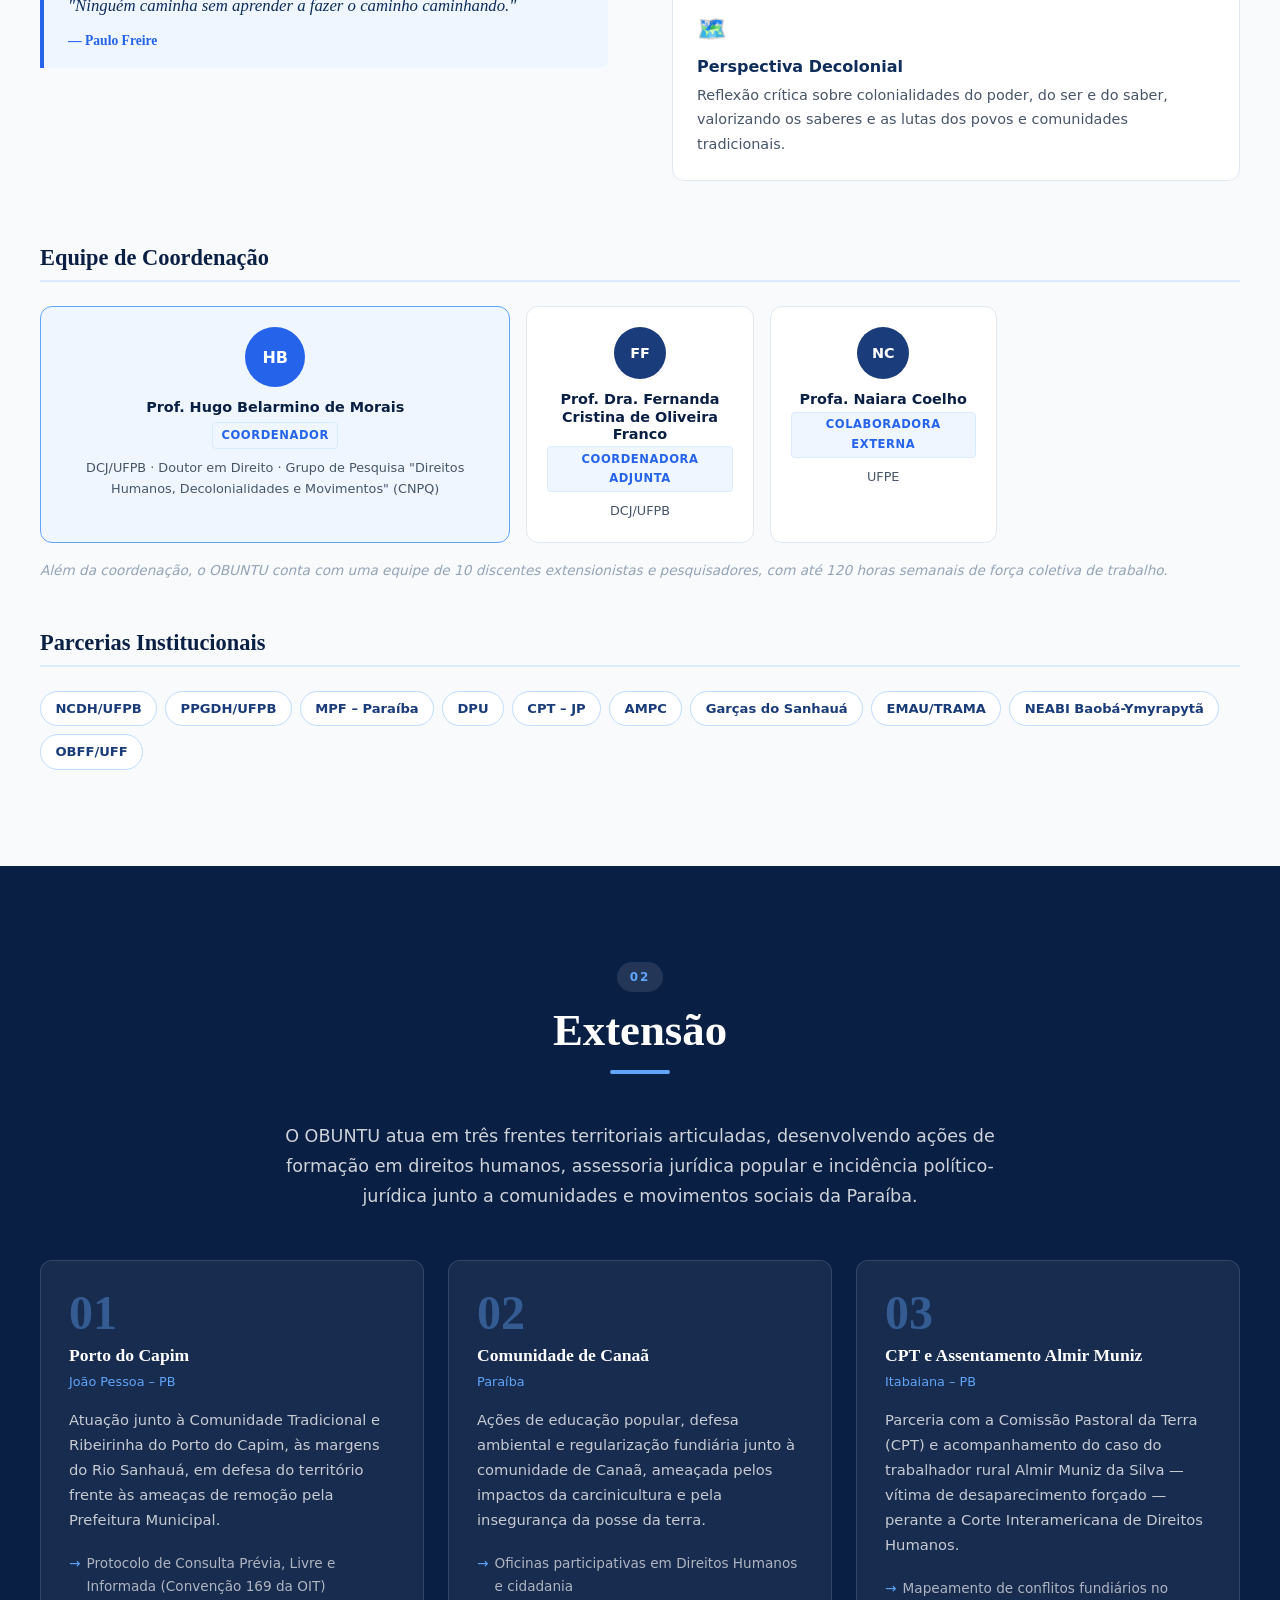
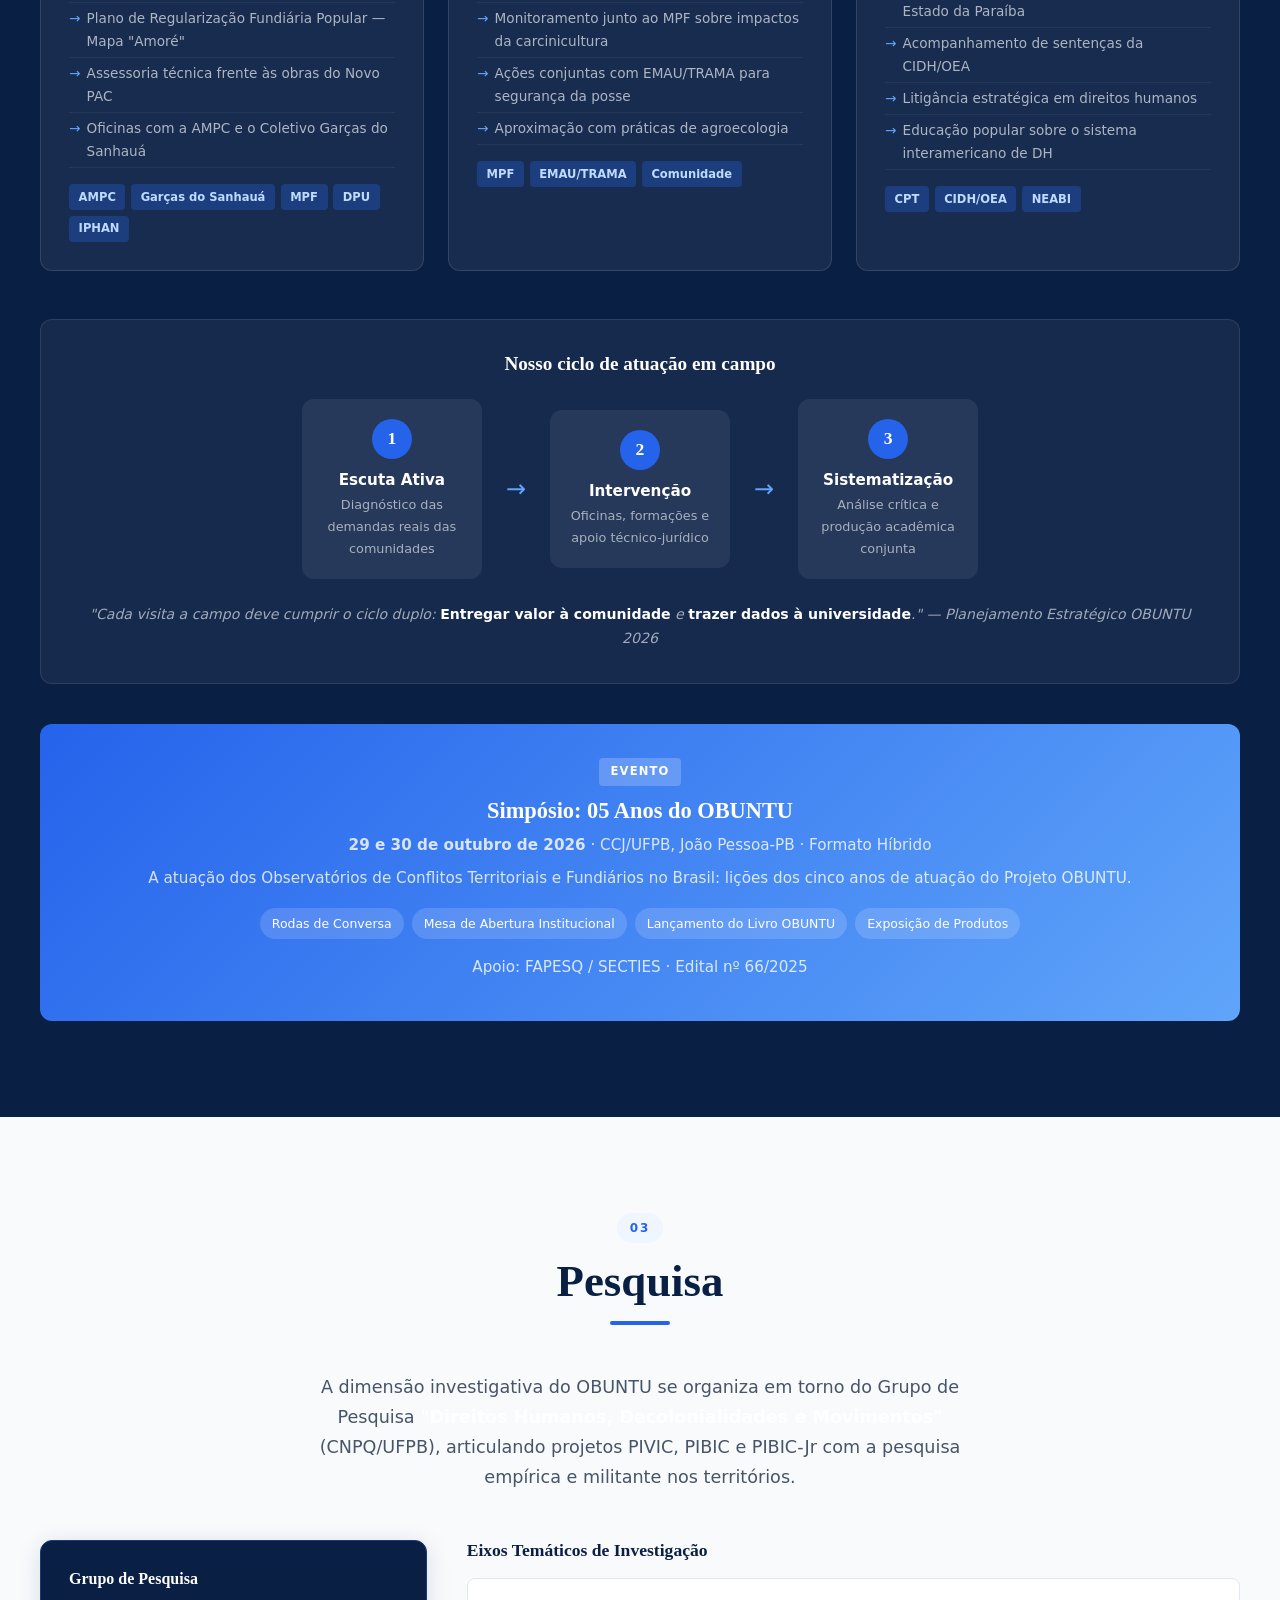
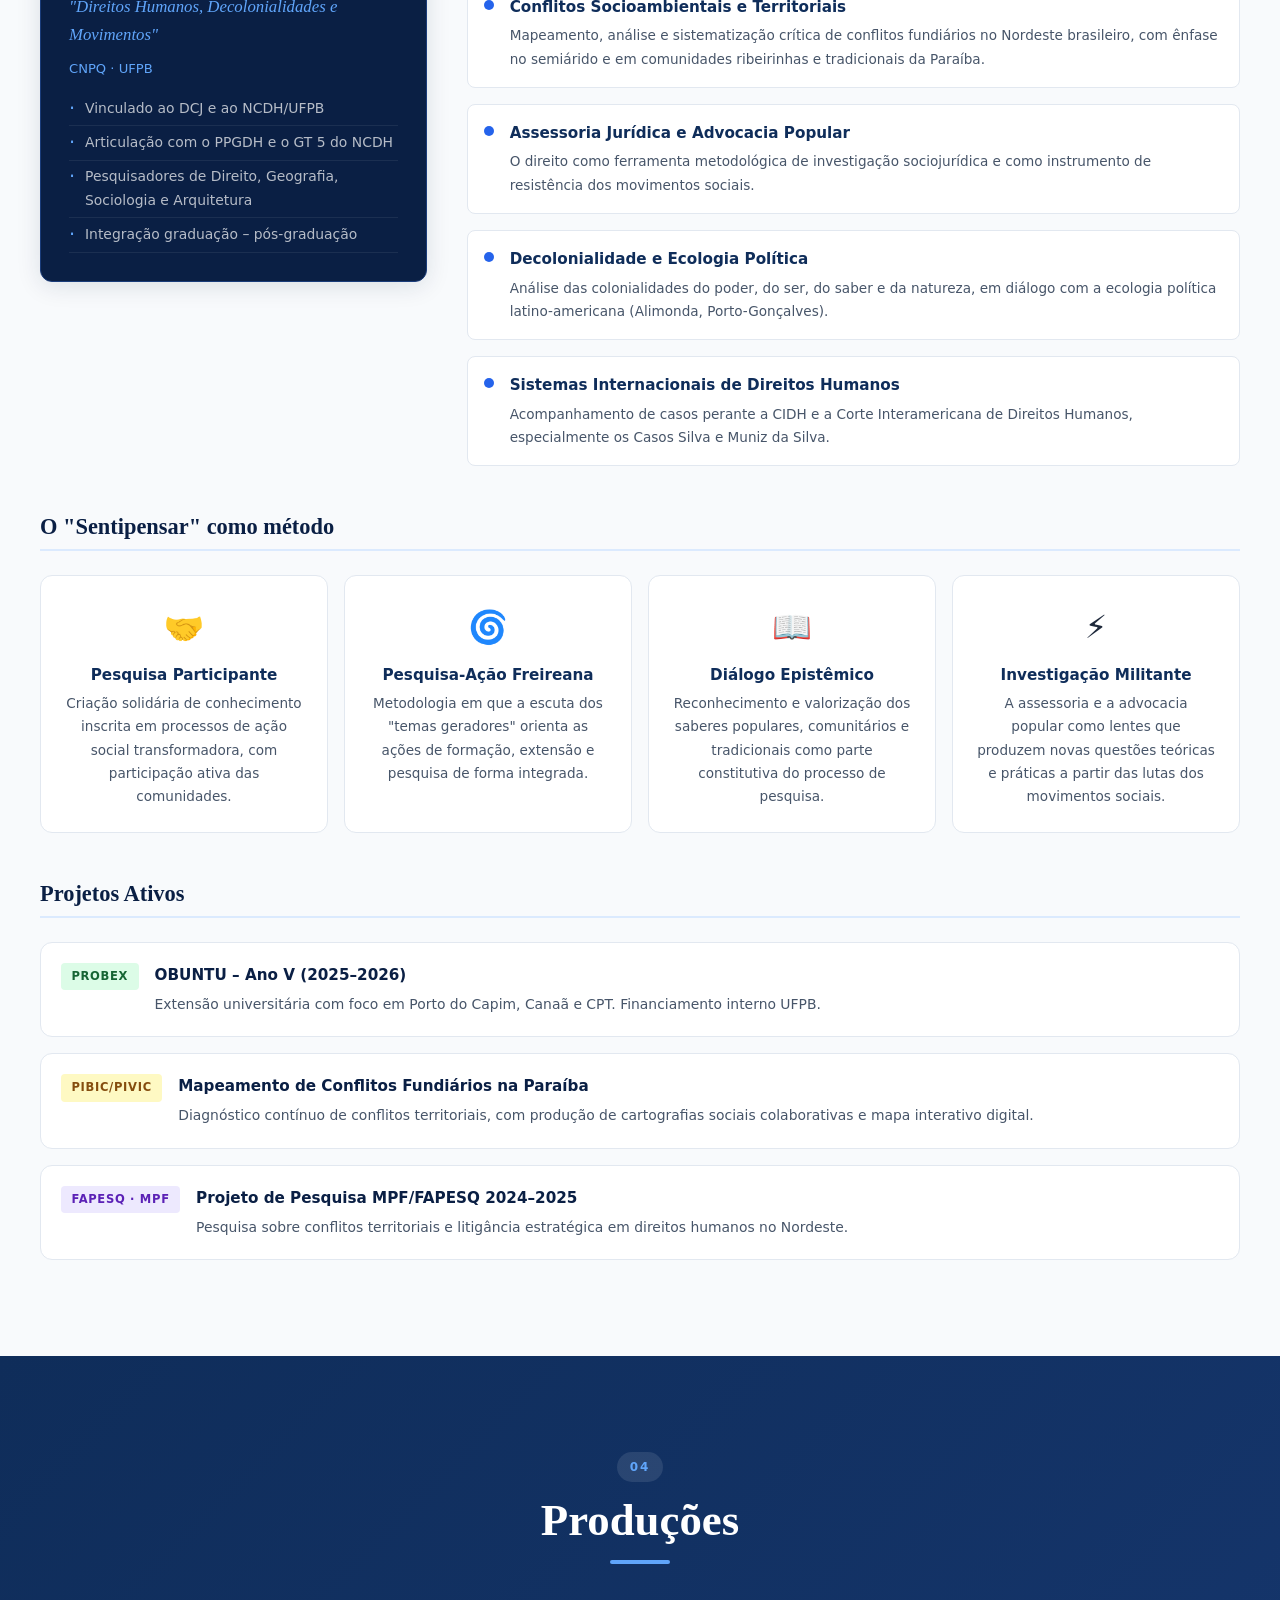
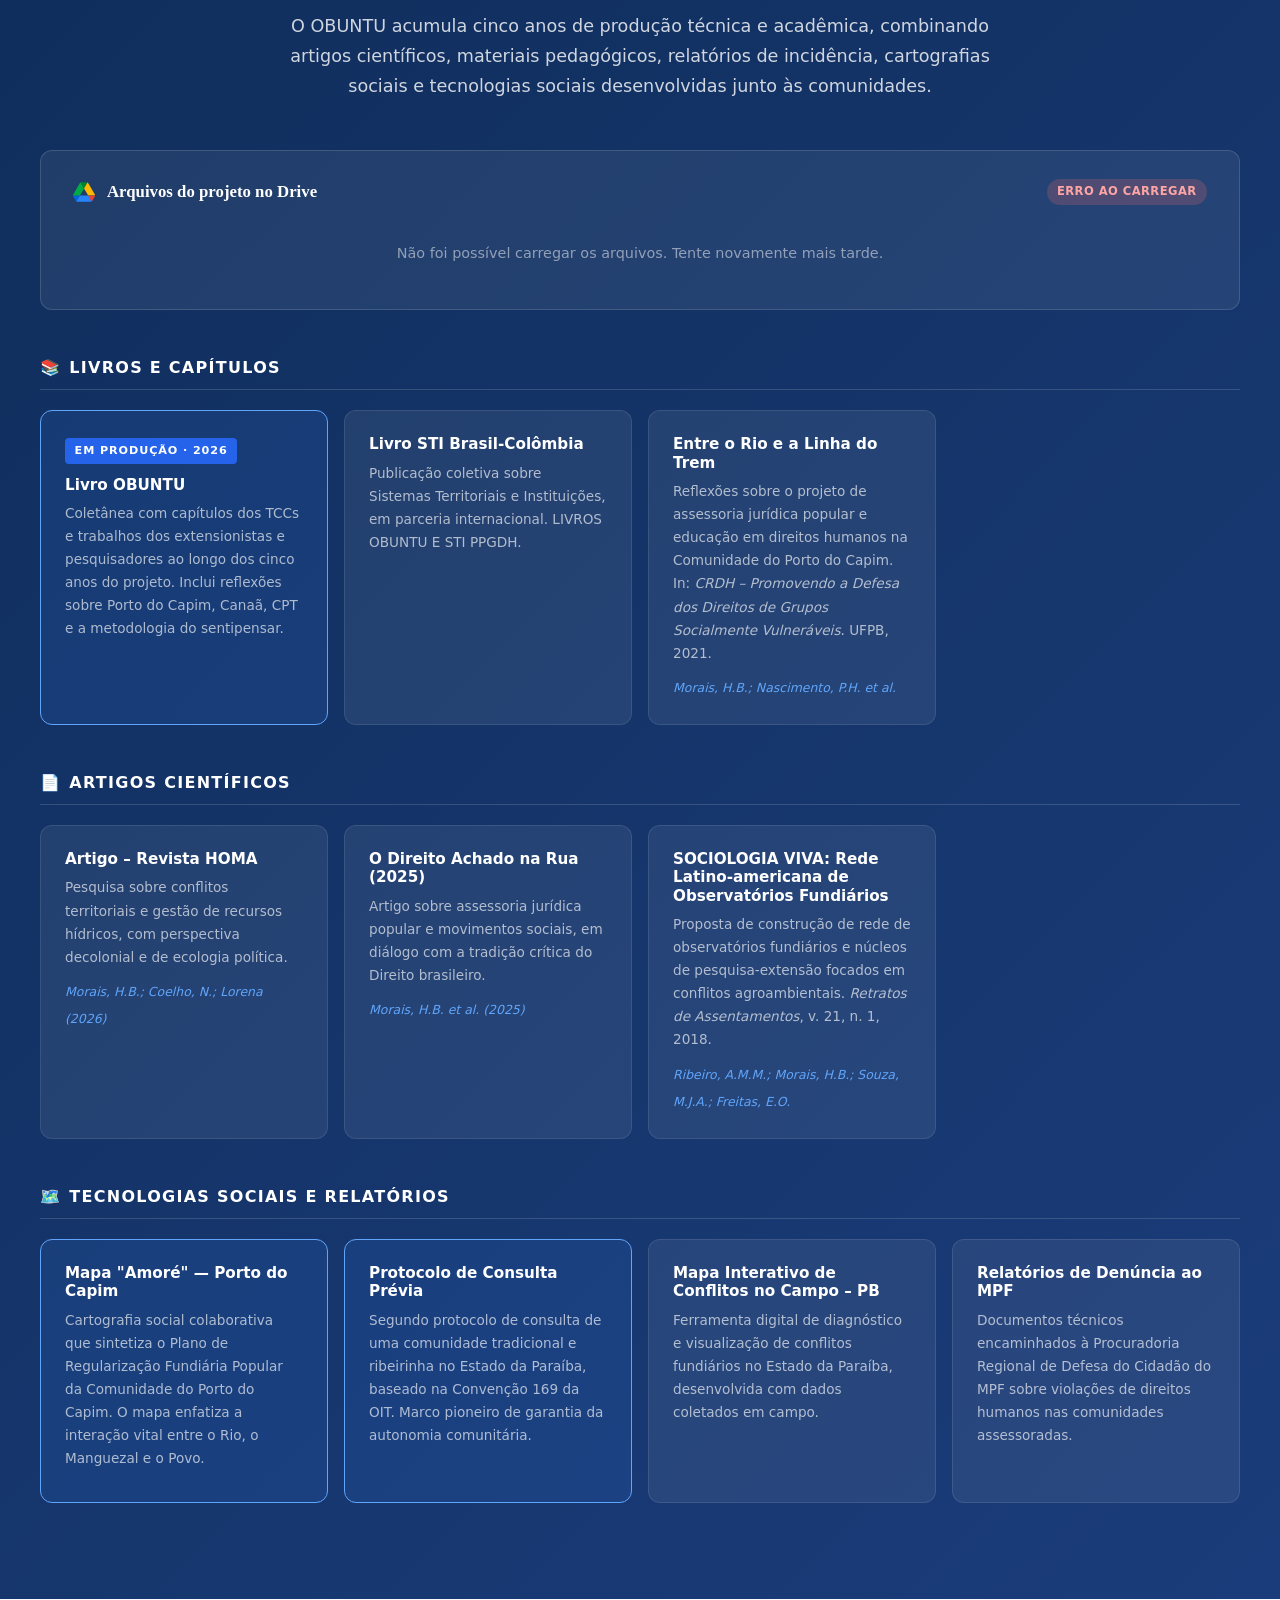
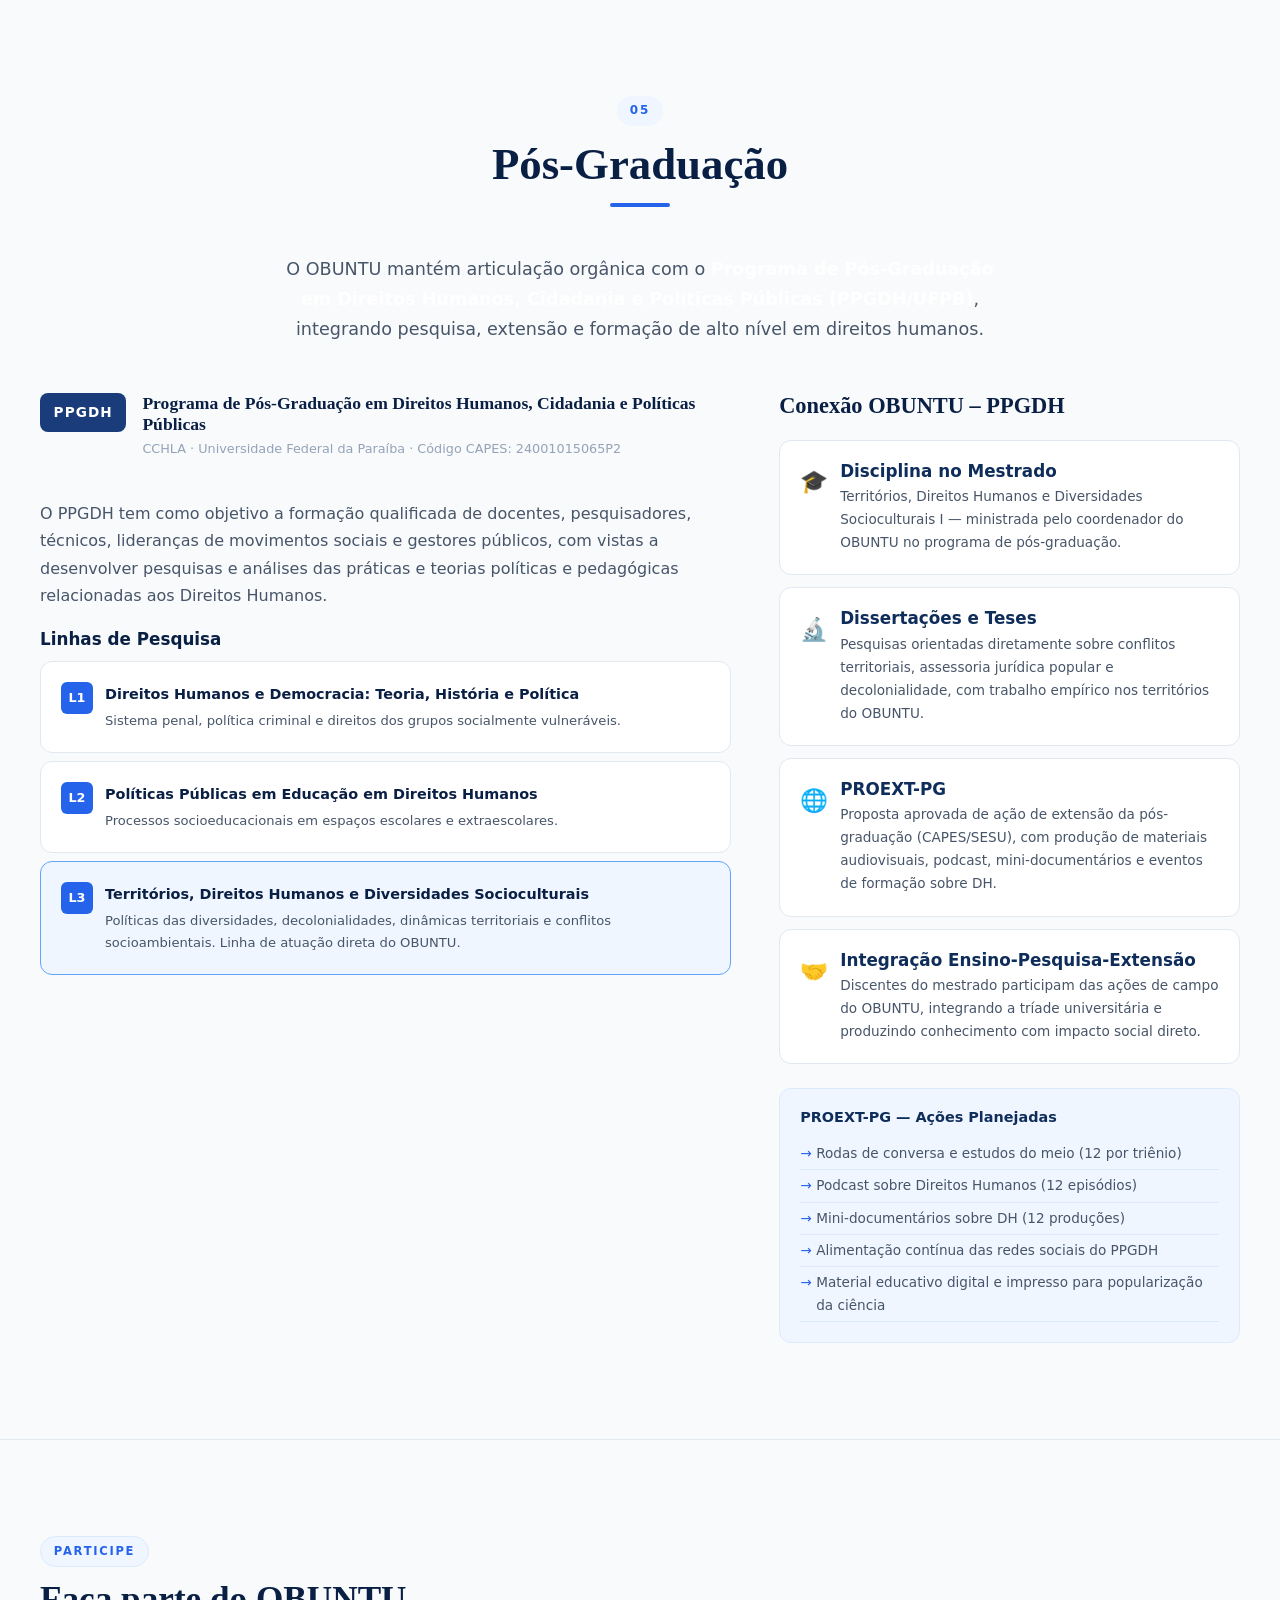
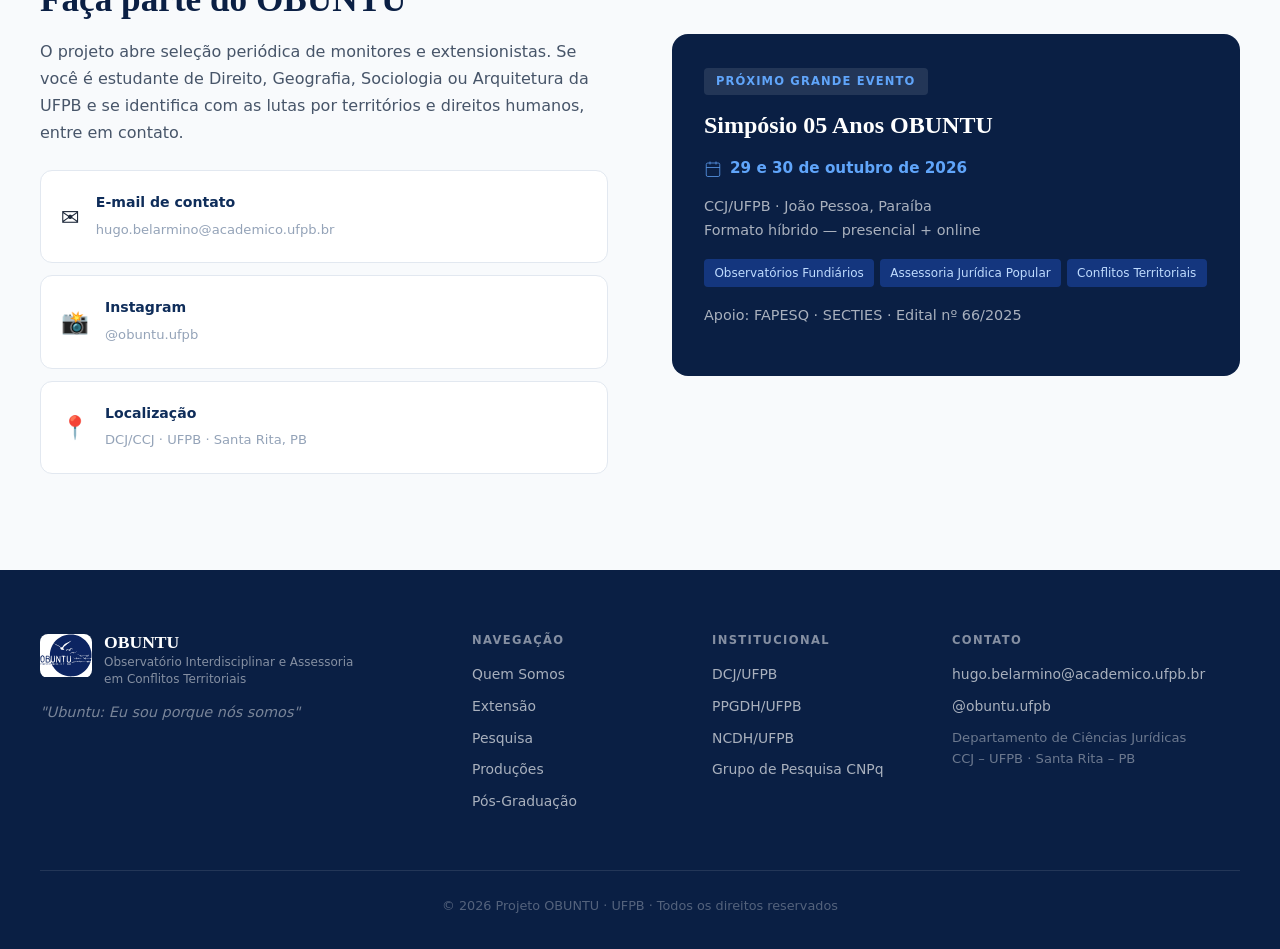
<file: obuntu-single.html>
<!DOCTYPE html>
<html lang="pt-BR">
<head>
  <meta charset="UTF-8" />
  <meta name="viewport" content="width=device-width, initial-scale=1.0" />
  <title>OBUNTU — Observatório Interdisciplinar e Assessoria em Conflitos Territoriais</title>
  <style>
/* === RESET & BASE === */
*, *::before, *::after { box-sizing: border-box; margin: 0; padding: 0; }

:root {
  --navy:    #0a1f44;
  --blue:    #2563eb;
  --sky:     #60a5fa;
  --text:    #1e293b;
  --muted:   #475569;
  --border:  #e2e8f0;
  --surface: #f8fafc;
  --radius:  12px;
  --nav-h:   70px;
  --shadow:  0 4px 24px rgba(10,31,68,.12);
}

html { scroll-behavior: smooth; }

body {
  font-family: system-ui, -apple-system, "Segoe UI", sans-serif;
  color: var(--text);
  background: #fff;
  line-height: 1.7;
}

h1, h2, h3, h4 { font-family: Georgia, serif; line-height: 1.2; }
h1 { font-size: clamp(2.8rem, 7vw, 5.5rem); }
h2 { font-size: clamp(1.8rem, 4vw, 2.8rem); }
h3 { font-size: clamp(1.1rem, 2.5vw, 1.4rem); }
h4 { font-size: 1.05rem; font-family: inherit; font-weight: 600; }
p  { font-size: 1rem; color: var(--muted); }
a  { text-decoration: none; color: inherit; }

/* === NAVIGATION === */
#header {
  position: fixed; top: 0; left: 0; right: 0; z-index: 1000;
  height: var(--nav-h);
  background: rgba(10,31,68,.96);
  backdrop-filter: blur(8px);
  border-bottom: 1px solid rgba(255,255,255,.08);
  transition: box-shadow .3s;
}
#header.scrolled { box-shadow: 0 2px 20px rgba(10,31,68,.3); }

.nav-container {
  max-width: 1200px; margin: 0 auto; height: 100%;
  display: flex; align-items: center; justify-content: space-between;
  padding: 0 2rem; gap: 1rem;
}

.logo-link { display: flex; align-items: center; gap: .75rem; }
.logo-img {
  height: 48px; width: 58px; flex-shrink: 0;
  object-fit: contain; border-radius: 10px;
}
.logo-img.sm { height: 44px; width: 52px; border-radius: 8px; }
.logo-text { display: flex; flex-direction: column; }
.logo-title { color: white; font-family: Georgia, serif; font-size: 1.2rem; font-weight: 700; line-height: 1; }
.logo-sub   { color: var(--sky); font-size: .65rem; letter-spacing: .08em; text-transform: uppercase; }

#main-nav { display: flex; gap: .25rem; align-items: center; }
.nav-link {
  color: rgba(255,255,255,.75); font-size: .875rem; font-weight: 500;
  padding: .5rem .85rem; border-radius: 6px;
  transition: background .2s, color .2s; white-space: nowrap;
}
.nav-link:hover, .nav-link.active { background: rgba(255,255,255,.1); color: white; }

#menu-toggle {
  display: none; flex-direction: column; gap: 5px;
  background: none; border: none; cursor: pointer; padding: .5rem;
}
#menu-toggle span { display: block; width: 22px; height: 2px; background: white; border-radius: 2px; }

/* === HERO === */
.hero {
  position: relative;
  min-height: 100vh;
  display: flex; align-items: center; justify-content: center;
  background: linear-gradient(135deg, var(--navy) 0%, #0f2d5a 50%, #1a3c7a 100%);
  padding: var(--nav-h) 2rem 4rem;
}

.hero-two-col {
  display: flex; align-items: center;
  gap: clamp(2rem, 6vw, 6rem);
  padding: 0 clamp(1.5rem, 5vw, 4rem);
  position: relative; z-index: 1;
}
.hero-logo-col { flex: 0 0 auto; display: flex; align-items: center; }
.hero-logo-wrap {
  border-radius: 24px; overflow: hidden;
  box-shadow: 0 8px 40px rgba(0,0,0,.35);
  animation: logoPulse 6s ease-in-out 1s infinite;
}
@keyframes logoPulse {
  0%,100% { box-shadow: 0 8px 40px rgba(0,0,0,.35); transform: translateY(0); }
  50%      { box-shadow: 0 18px 60px rgba(0,0,0,.4); transform: translateY(-6px); }
}
.hero-logo-img { display: block; width: clamp(200px, 28vw, 380px); height: auto; }

.hero-text-col { flex: 1; }
.hero-text-col .hero-stats { justify-content: flex-start; }
.hero-text-col .hero-links  { justify-content: flex-start; }

.hero-badge {
  display: inline-block;
  background: rgba(255,255,255,.12); color: #bfdbfe;
  font-size: .8rem; font-weight: 600; letter-spacing: .1em; text-transform: uppercase;
  padding: .4rem 1rem; border-radius: 100px;
  border: 1px solid rgba(255,255,255,.2); margin-bottom: 1.5rem;
}
.hero-title { color: white; letter-spacing: .05em; margin-bottom: .5rem; }
.hero-subtitle {
  color: rgba(255,255,255,.85);
  font-size: clamp(1rem, 2.5vw, 1.35rem); font-weight: 300;
  line-height: 1.5; margin-bottom: 1.5rem;
}
.hero-quote {
  color: #bfdbfe; font-family: Georgia, serif; font-style: italic;
  font-size: clamp(1rem, 2vw, 1.2rem); margin-bottom: 2.5rem;
}
.hero-quote em { font-style: normal; font-weight: 700; }

.hero-stats { display: flex; align-items: center; gap: 1.5rem; margin-bottom: 2rem; flex-wrap: wrap; }
.hero-stat { text-align: center; }
.hero-stat strong { display: block; font-family: Georgia, serif; font-size: 2rem; color: white; line-height: 1; }
.hero-stat span { font-size: .78rem; color: rgba(255,255,255,.55); letter-spacing: .05em; text-transform: uppercase; }
.hero-stat-sep { width: 1px; height: 40px; background: rgba(255,255,255,.2); }

.hero-links { display: flex; gap: 1rem; flex-wrap: wrap; }

.btn {
  display: inline-flex; align-items: center;
  padding: .8rem 2rem; border-radius: 8px;
  font-size: .95rem; font-weight: 600;
  transition: transform .2s, box-shadow .2s, background .2s;
}
.btn:hover { transform: translateY(-2px); }
.btn-primary { background: var(--blue); color: white; box-shadow: 0 4px 20px rgba(37,99,235,.4); }
.btn-primary:hover { background: var(--sky); box-shadow: 0 6px 28px rgba(37,99,235,.5); }
.btn-outline { background: transparent; color: white; border: 2px solid rgba(255,255,255,.4); }
.btn-outline:hover { background: rgba(255,255,255,.1); border-color: white; }

/* === SECTIONS === */
.section { padding: 6rem 2rem; }
.section-light { background: var(--surface); }
.section-dark  { background: var(--navy); color: white; }
.section-blue  { background: linear-gradient(135deg, #0f2d5a 0%, #1a3c7a 100%); color: white; }
.section-cta   { background: var(--surface); border-top: 1px solid var(--border); }

.container { max-width: 1200px; margin: 0 auto; }

.section-header { text-align: center; margin-bottom: 3rem; }
.section-tag {
  display: inline-block; font-size: .75rem; font-weight: 700; letter-spacing: .15em;
  text-transform: uppercase; color: var(--blue); background: #eff6ff;
  padding: .3rem .8rem; border-radius: 100px; margin-bottom: .75rem;
}
.section-tag.light { color: var(--sky); background: rgba(255,255,255,.1); }
.section-title { color: var(--navy); margin-bottom: .5rem; }
.section-title.light { color: white; }
.section-divider {
  width: 60px; height: 4px; background: var(--blue);
  border-radius: 2px; margin: .75rem auto 0;
}
.section-divider.light { background: var(--sky); }
.section-intro {
  max-width: 720px; margin: 0 auto 3rem;
  font-size: 1.1rem; text-align: center; color: var(--muted);
}
.section-intro.light { color: rgba(255,255,255,.8); }
.section-intro strong { color: white; }

/* === SHARED CARD BASE === */
.info-card, .team-card, .senti-card, .project-item,
.connect-item, .line-item, .cta-contact-item {
  background: white; border: 1px solid var(--border);
  border-radius: var(--radius); padding: 1.25rem;
  transition: box-shadow .2s;
}
.info-card:hover, .team-card:hover, .senti-card:hover,
.project-item:hover, .connect-item:hover, .cta-contact-item:hover {
  box-shadow: var(--shadow);
}

/* === QUEM SOMOS === */
.two-col {
  display: grid; grid-template-columns: 1fr 1fr;
  gap: 4rem; align-items: start; margin-bottom: 4rem;
}
.col-text p { margin-bottom: 1rem; }
.lead { font-size: 1.1rem !important; color: var(--text) !important; font-weight: 400; }
.lead strong { color: #1a3c7a; }

.pullquote {
  border-left: 4px solid var(--blue); padding: 1rem 1.5rem;
  margin: 1.5rem 0; background: #eff6ff;
  border-radius: 0 8px 8px 0;
  font-family: Georgia, serif; font-style: italic;
  font-size: 1.05rem; color: #0f2d5a;
}
.pullquote cite {
  display: block; font-style: normal; font-size: .85rem;
  font-family: inherit; color: var(--blue); margin-top: .5rem; font-weight: 600;
}

.col-cards { display: flex; flex-direction: column; gap: 1rem; }
.info-card { padding: 1.5rem; }
.card-icon { font-size: 1.5rem; margin-bottom: .5rem; }
.info-card h3 { font-size: 1rem; font-family: inherit; font-weight: 700; color: #0f2d5a; margin-bottom: .4rem; }
.info-card p  { font-size: .9rem; margin: 0; }

/* === TEAM === */
.team-section { margin-bottom: 3rem; }
.subsection-title {
  font-size: 1.4rem; color: var(--navy); margin-bottom: 1.5rem;
  padding-bottom: .5rem; border-bottom: 2px solid #dbeafe;
}
.team-grid {
  display: grid; grid-template-columns: repeat(auto-fill, minmax(200px, 1fr));
  gap: 1rem; margin-bottom: 1rem;
}
.team-card { text-align: center; }
.team-card.featured { border-color: var(--sky); background: #eff6ff; grid-column: span 2; }
.team-avatar {
  width: 52px; height: 52px; border-radius: 50%;
  background: #1a3c7a; color: white; font-weight: 700; font-size: .9rem;
  display: flex; align-items: center; justify-content: center;
  margin: 0 auto .75rem;
}
.team-card.featured .team-avatar { width: 60px; height: 60px; background: var(--blue); font-size: 1rem; }
.team-card h4 { font-size: .9rem; font-family: inherit; font-weight: 700; color: var(--navy); margin-bottom: .2rem; }
.team-role {
  display: inline-block; font-size: .72rem; font-weight: 600;
  color: var(--blue); background: #eff6ff; border: 1px solid #dbeafe;
  padding: .15rem .5rem; border-radius: 4px;
  text-transform: uppercase; letter-spacing: .05em; margin-bottom: .5rem;
}
.team-card p { font-size: .8rem; }
.team-note { font-size: .85rem; color: #94a3b8; font-style: italic; }

/* === PARTNERS === */
.partners-grid { display: flex; flex-wrap: wrap; gap: .5rem; }
.partner-tag {
  background: white; border: 1px solid #bfdbfe; color: #1a3c7a;
  padding: .35rem .9rem; border-radius: 100px;
  font-size: .82rem; font-weight: 600;
  transition: background .2s, color .2s;
}
.partner-tag:hover { background: var(--blue); color: white; border-color: var(--blue); }

/* === EIXOS (EXTENSÃO) === */
.eixos-grid { display: grid; grid-template-columns: repeat(3, 1fr); gap: 1.5rem; margin-bottom: 3rem; }
.eixo-card {
  background: rgba(255,255,255,.06); border: 1px solid rgba(255,255,255,.12);
  border-radius: var(--radius); padding: 1.75rem; transition: background .2s;
}
.eixo-card:hover { background: rgba(255,255,255,.1); }
.eixo-number { font-size: 3rem; font-family: Georgia, serif; font-weight: 700; color: var(--sky); opacity: .4; line-height: 1; margin-bottom: .5rem; }
.eixo-header { margin-bottom: .75rem; }
.eixo-header h3 { color: white; font-size: 1.1rem; margin-bottom: .1rem; }
.eixo-location { font-size: .8rem; color: var(--sky); font-weight: 500; }
.eixo-card p { color: rgba(255,255,255,.75); font-size: .92rem; margin-bottom: 1rem; }
.eixo-list { list-style: none; padding: 0; margin-bottom: 1rem; }
.eixo-list li {
  font-size: .85rem; color: rgba(255,255,255,.65);
  padding: .25rem 0 .25rem 1.1rem; position: relative;
  border-bottom: 1px solid rgba(255,255,255,.06);
}
.eixo-list li::before { content: '→'; position: absolute; left: 0; color: var(--sky); }
.eixo-partners { display: flex; flex-wrap: wrap; gap: .35rem; margin-top: 1rem; }
.eixo-partners span {
  background: rgba(37,99,235,.3); color: #bfdbfe;
  padding: .2rem .6rem; border-radius: 4px; font-size: .72rem; font-weight: 600;
}

/* === METHODOLOGY === */
.methodology-bar {
  background: rgba(255,255,255,.05); border: 1px solid rgba(255,255,255,.1);
  border-radius: var(--radius); padding: 2rem; margin-bottom: 2.5rem; text-align: center;
}
.meth-title { color: white; font-size: 1.2rem; margin-bottom: 1.5rem; }
.meth-steps { display: flex; align-items: center; justify-content: center; gap: 1.5rem; flex-wrap: wrap; margin-bottom: 1.5rem; }
.meth-step {
  background: rgba(255,255,255,.07); border-radius: var(--radius);
  padding: 1.25rem; width: 180px; text-align: center;
}
.meth-num {
  width: 40px; height: 40px; border-radius: 50%; background: var(--blue);
  color: white; font-weight: 700; font-family: Georgia, serif; font-size: 1.1rem;
  display: flex; align-items: center; justify-content: center; margin: 0 auto .75rem;
}
.meth-step h4 { color: white; font-size: .95rem; margin-bottom: .3rem; }
.meth-step p  { font-size: .8rem; color: rgba(255,255,255,.6); }
.meth-arrow { color: var(--sky); font-size: 1.5rem; }
.meth-note { font-size: .88rem; color: rgba(255,255,255,.6); font-style: italic; }
.meth-note strong { color: white; font-style: normal; }

/* === EVENTO === */
.evento-destaque {
  background: linear-gradient(135deg, var(--blue), var(--sky));
  border-radius: var(--radius); padding: 2rem; text-align: center;
}
.evento-badge {
  display: inline-block; background: rgba(255,255,255,.2); color: white;
  font-size: .72rem; font-weight: 700; letter-spacing: .1em; text-transform: uppercase;
  padding: .25rem .75rem; border-radius: 4px; margin-bottom: .75rem;
}
.evento-destaque h3 { color: white; font-size: 1.4rem; margin-bottom: .5rem; }
.evento-destaque p  { color: rgba(255,255,255,.8); font-size: .95rem; margin-bottom: .5rem; }
.evento-tags { display: flex; flex-wrap: wrap; gap: .5rem; justify-content: center; margin: 1rem 0; }
.evento-tags span {
  background: rgba(255,255,255,.15); color: white;
  padding: .3rem .75rem; border-radius: 100px; font-size: .78rem; font-weight: 500;
}
.evento-apoio { font-size: .78rem; color: rgba(255,255,255,.55); margin: 0; }

/* === PESQUISA === */
.research-grid {
  display: grid; grid-template-columns: 1fr 2fr;
  gap: 2.5rem; margin-bottom: 3rem; align-items: start;
}
.research-card {
  border-radius: var(--radius); padding: 1.75rem;
  background: white; border: 1px solid var(--border); box-shadow: var(--shadow);
}
.research-card.primary { background: var(--navy); border-color: #1a3c7a; }
.research-card.primary h3 { color: white; font-size: 1rem; margin-bottom: .25rem; }
.research-card.primary .research-group-name {
  color: var(--sky); font-style: italic; font-size: 1.05rem;
  font-family: Georgia, serif; margin-bottom: .5rem;
}
.research-card.primary p { color: var(--sky); font-size: .82rem; margin-bottom: .75rem; }
.research-card.primary ul { list-style: none; padding: 0; }
.research-card.primary li {
  color: rgba(255,255,255,.7); font-size: .87rem;
  padding: .3rem 0 .3rem 1rem; border-bottom: 1px solid rgba(255,255,255,.07); position: relative;
}
.research-card.primary li::before { content: '·'; position: absolute; left: 0; color: var(--sky); font-size: 1.2rem; line-height: 1.2; }

.research-themes h3 { font-size: 1.1rem; color: var(--navy); margin-bottom: 1rem; }
.theme-list { display: flex; flex-direction: column; gap: 1rem; }
.theme-item {
  display: flex; gap: 1rem; padding: 1rem;
  background: white; border: 1px solid var(--border); border-radius: 8px;
  transition: box-shadow .2s;
}
.theme-item:hover { box-shadow: var(--shadow); }
.theme-dot { width: 10px; height: 10px; border-radius: 50%; background: var(--blue); flex-shrink: 0; margin-top: .35rem; }
.theme-item strong { display: block; color: #0f2d5a; font-size: .95rem; margin-bottom: .25rem; }
.theme-item p { font-size: .85rem; margin: 0; }

/* === SENTIPENSAR === */
.methodology-section { margin-bottom: 3rem; }
.sentipensar-grid { display: grid; grid-template-columns: repeat(4, 1fr); gap: 1rem; }
.senti-card { text-align: center; padding: 1.5rem; }
.senti-icon { font-size: 2rem; margin-bottom: .75rem; }
.senti-card h4 { color: #0f2d5a; font-size: .95rem; margin-bottom: .5rem; }
.senti-card p  { font-size: .85rem; }

/* === PROJECTS === */
.projects-list { display: flex; flex-direction: column; gap: 1rem; }
.project-item { display: flex; gap: 1rem; align-items: flex-start; }
.project-type {
  display: inline-block; flex-shrink: 0;
  padding: .25rem .65rem; border-radius: 4px;
  font-size: .72rem; font-weight: 700; text-transform: uppercase; letter-spacing: .06em;
}
.project-type.probex { background: #dcfce7; color: #166534; }
.project-type.pibic  { background: #fef9c3; color: #854d0e; }
.project-type.fapesq { background: #ede9fe; color: #5b21b6; }
.project-item strong { display: block; color: var(--navy); font-size: .95rem; margin-bottom: .25rem; }
.project-item p { font-size: .87rem; margin: 0; }

/* === DRIVE === */
.drive-section {
  background: rgba(255,255,255,.07); border: 1px solid rgba(255,255,255,.14);
  border-radius: var(--radius); padding: 1.75rem 2rem; margin-bottom: 3rem;
}
.drive-header { display: flex; align-items: center; gap: .75rem; margin-bottom: 1.25rem; }
.drive-icon { display: flex; align-items: center; flex-shrink: 0; }
.drive-title { color: white; font-size: 1.05rem; font-weight: 600; flex: 1; margin: 0; }
.drive-badge {
  font-size: .72rem; font-weight: 600; letter-spacing: .04em; text-transform: uppercase;
  padding: .2rem .65rem; border-radius: 99px;
}
.drive-badge.loading { background: rgba(255,255,255,.15); color: rgba(255,255,255,.6); }
.drive-badge.ok      { background: rgba(52,211,153,.25); color: #6ee7b7; }
.drive-badge.error   { background: rgba(248,113,113,.2); color: #fca5a5; }

@keyframes spin { to { transform: rotate(360deg); } }
.drive-spinner {
  width: 32px; height: 32px; border: 3px solid rgba(255,255,255,.15);
  border-top-color: rgba(255,255,255,.7); border-radius: 50%;
  animation: spin .8s linear infinite; margin: 0 auto 1rem;
}
.drive-placeholder { text-align: center; padding: 2rem; color: rgba(255,255,255,.5); }
.drive-filters { display: flex; flex-wrap: wrap; gap: .5rem; margin-bottom: 1.25rem; }
.drive-filter {
  background: rgba(255,255,255,.1); color: rgba(255,255,255,.7);
  border: 1px solid rgba(255,255,255,.15); border-radius: 99px;
  padding: .3rem .85rem; font-size: .78rem; font-weight: 500; cursor: pointer;
  transition: all .2s;
}
.drive-filter:hover  { background: rgba(255,255,255,.18); color: white; }
.drive-filter.active { background: white; color: #0f2d5a; border-color: white; }
.drive-grid { display: flex; flex-direction: column; gap: .45rem; }
.drive-card {
  display: flex; flex-direction: row; align-items: center; gap: .85rem;
  background: rgba(255,255,255,.08); border: 1px solid rgba(255,255,255,.12);
  border-radius: 10px; padding: .8rem 1rem;
  text-decoration: none; transition: all .22s;
}
.drive-card:hover {
  background: rgba(255,255,255,.14); border-color: rgba(255,255,255,.28);
  transform: translateX(4px); box-shadow: 0 4px 16px rgba(0,0,0,.2);
}
.drive-card-icon  { font-size: 1.5rem; line-height: 1; flex-shrink: 0; }
.drive-card-info  { flex: 1; min-width: 0; display: flex; flex-direction: column; gap: .18rem; }
.drive-card-badge { font-size: .63rem; font-weight: 700; letter-spacing: .06em; text-transform: uppercase; color: var(--sky); white-space: nowrap; }
.drive-card-name  {
  font-size: .88rem; color: white; font-weight: 500; line-height: 1.4;
  display: -webkit-box; -webkit-line-clamp: 2; -webkit-box-orient: vertical; overflow: hidden;
}
.drive-card-date  { font-size: .72rem; color: rgba(255,255,255,.45); }
.drive-card-arrow { color: rgba(255,255,255,.28); flex-shrink: 0; font-size: 1.1rem; transition: color .2s; }
.drive-card:hover .drive-card-arrow { color: rgba(255,255,255,.65); }
.drive-not-configured { color: rgba(255,255,255,.55); font-size: .88rem; text-align: center; padding: 1.5rem; }
.drive-not-configured a { color: var(--sky); }
.drive-error { color: rgba(255,255,255,.5); text-align: center; padding: 1rem; font-size: .9rem; }

/* === PRODUÇÕES === */
.prod-categories { display: flex; flex-direction: column; gap: 3rem; }
.prod-cat-title {
  color: white; font-family: inherit; font-size: 1rem; font-weight: 700;
  text-transform: uppercase; letter-spacing: .08em;
  display: flex; align-items: center; gap: .5rem;
  padding-bottom: .75rem; border-bottom: 1px solid rgba(255,255,255,.15); margin-bottom: 1.25rem;
}
.prod-items { display: grid; grid-template-columns: repeat(auto-fill, minmax(280px, 1fr)); gap: 1rem; }
.prod-item {
  background: rgba(255,255,255,.07); border: 1px solid rgba(255,255,255,.1);
  border-radius: var(--radius); padding: 1.5rem; transition: background .2s;
}
.prod-item:hover { background: rgba(255,255,255,.11); }
.prod-item.highlight { border-color: var(--sky); background: rgba(59,130,246,.12); }
.prod-badge {
  display: inline-block; background: var(--blue); color: white;
  font-size: .7rem; font-weight: 700; text-transform: uppercase; letter-spacing: .08em;
  padding: .2rem .6rem; border-radius: 4px; margin-bottom: .75rem;
}
.prod-item h4 { color: white; font-size: .95rem; font-family: inherit; margin-bottom: .5rem; }
.prod-item p  { color: rgba(255,255,255,.65); font-size: .85rem; margin-bottom: .5rem; }
.prod-authors { font-size: .78rem; color: var(--sky); font-style: italic; }

/* === PÓS-GRADUAÇÃO === */
.ppgdh-block { display: grid; grid-template-columns: 3fr 2fr; gap: 3rem; align-items: start; }
.ppgdh-logo-area { display: flex; align-items: flex-start; gap: 1rem; margin-bottom: 1.25rem; }
.ppgdh-badge {
  flex-shrink: 0; background: #1a3c7a; color: white;
  font-weight: 700; font-size: .85rem; letter-spacing: .08em;
  padding: .5rem .85rem; border-radius: 8px;
}
.ppgdh-logo-area h3 { color: var(--navy); font-size: 1.1rem; margin-bottom: .2rem; }
.ppgdh-details { font-size: .8rem; color: #94a3b8; }
.ppgdh-info p { margin-bottom: 1.25rem; }

.lines-grid h4 { color: var(--navy); margin-bottom: .75rem; }
.line-item { display: flex; gap: .75rem; margin-bottom: .5rem; }
.line-item.featured-line { border-color: var(--sky); background: #eff6ff; }
.line-num {
  flex-shrink: 0; width: 32px; height: 32px; border-radius: 6px;
  background: var(--blue); color: white; font-weight: 700; font-size: .8rem;
  display: flex; align-items: center; justify-content: center;
}
.line-item strong { display: block; font-size: .9rem; color: var(--navy); margin-bottom: .2rem; }
.line-item p { font-size: .82rem; margin: 0; }

.ppgdh-connect h3 { color: var(--navy); margin-bottom: 1.25rem; }
.connect-items { display: flex; flex-direction: column; gap: .75rem; margin-bottom: 1.5rem; }
.connect-item { display: flex; gap: .75rem; }
.connect-icon { font-size: 1.4rem; flex-shrink: 0; margin-top: .1rem; }
.connect-item h4 { color: #0f2d5a; margin-bottom: .25rem; }
.connect-item p  { font-size: .85rem; margin: 0; }

.proext-highlight {
  background: #eff6ff; border: 1px solid #dbeafe;
  border-radius: var(--radius); padding: 1.25rem;
}
.proext-highlight h4 { color: #0f2d5a; font-size: .9rem; margin-bottom: .75rem; }
.proext-highlight ul { list-style: none; padding: 0; }
.proext-highlight li {
  font-size: .85rem; color: var(--muted);
  padding: .25rem 0 .25rem 1rem; border-bottom: 1px solid #dbeafe; position: relative;
}
.proext-highlight li::before { content: '→'; position: absolute; left: 0; color: var(--blue); }

/* === CONTATO / CTA === */
.cta-inner { display: grid; grid-template-columns: 1fr 1fr; gap: 4rem; align-items: center; }
.cta-tag {
  display: inline-block; font-size: .72rem; font-weight: 700; letter-spacing: .15em;
  text-transform: uppercase; color: var(--blue); background: #eff6ff;
  border: 1px solid #dbeafe; padding: .3rem .8rem; border-radius: 100px; margin-bottom: .75rem;
}
.cta-title { color: var(--navy); font-size: clamp(1.6rem, 3.5vw, 2.2rem); margin-bottom: 1rem; }
.cta-text p { margin-bottom: 1.5rem; }
.cta-contacts { display: flex; flex-direction: column; gap: .75rem; }
.cta-contact-item { display: flex; align-items: center; gap: 1rem; cursor: pointer; color: inherit; }
.cta-contact-item:hover { transform: translateX(4px); }
.cta-contact-icon { font-size: 1.4rem; flex-shrink: 0; }
.cta-contact-item strong { display: block; font-size: .88rem; color: #0f2d5a; }
.cta-contact-item span  { font-size: .82rem; color: #94a3b8; }

.cta-event-card {
  background: var(--navy); border-radius: 16px; padding: 2rem; color: white;
}
.cta-event-label {
  display: inline-block; background: rgba(255,255,255,.1); color: var(--sky);
  font-size: .72rem; font-weight: 700; letter-spacing: .1em; text-transform: uppercase;
  padding: .25rem .75rem; border-radius: 4px; margin-bottom: 1rem;
}
.cta-event-card h3 { font-size: 1.5rem; color: white; margin-bottom: 1rem; }
.cta-event-date {
  display: flex; align-items: center; gap: .5rem;
  color: var(--sky); font-weight: 600; font-size: .95rem; margin-bottom: .75rem;
}
.cta-event-card p { color: rgba(255,255,255,.65); font-size: .9rem; margin-bottom: 1rem; }
.cta-event-themes { display: flex; flex-wrap: wrap; gap: .35rem; margin-bottom: 1rem; }
.cta-event-themes span {
  background: rgba(37,99,235,.35); color: #bfdbfe;
  padding: .25rem .65rem; border-radius: 4px; font-size: .75rem; font-weight: 500;
}
.cta-event-apoio { font-size: .75rem; color: rgba(255,255,255,.35); margin: 0; }

/* === BACK TO TOP === */
#back-to-top {
  position: fixed; bottom: 2rem; right: 2rem; z-index: 999;
  width: 44px; height: 44px; border-radius: 50%;
  background: #1a3c7a; color: white; border: none; cursor: pointer;
  display: flex; align-items: center; justify-content: center;
  box-shadow: 0 4px 16px rgba(10,31,68,.3);
  opacity: 0; pointer-events: none; transform: translateY(12px);
  transition: opacity .3s, transform .3s, background .2s;
}
#back-to-top.visible { opacity: 1; pointer-events: auto; transform: translateY(0); }
#back-to-top:hover { background: var(--blue); }

/* === FOOTER === */
.footer { background: var(--navy); padding: 4rem 2rem 2rem; }
.footer-inner {
  max-width: 1200px; margin: 0 auto;
  display: grid; grid-template-columns: 2fr 1fr 1fr 1.5fr;
  gap: 3rem; padding-bottom: 3rem; border-bottom: 1px solid rgba(255,255,255,.1);
}
.footer-logo { display: flex; gap: .75rem; align-items: flex-start; margin-bottom: .75rem; }
.footer-logo-title { display: block; font-family: Georgia, serif; color: white; font-size: 1.1rem; font-weight: 700; line-height: 1; }
.footer-logo-sub { display: block; color: rgba(255,255,255,.5); font-size: .75rem; line-height: 1.4; margin-top: .2rem; }
.footer-motto { color: rgba(255,255,255,.45); font-style: italic; font-size: .9rem; }
.footer-links-col h4 {
  color: rgba(255,255,255,.5); font-family: inherit;
  font-size: .72rem; font-weight: 700; text-transform: uppercase; letter-spacing: .12em; margin-bottom: 1rem;
}
.footer-links-col a { display: block; color: rgba(255,255,255,.65); font-size: .87rem; margin-bottom: .5rem; transition: color .2s; }
.footer-links-col a:hover { color: white; }
.footer-address { color: rgba(255,255,255,.4); font-size: .82rem; line-height: 1.6; margin-top: .5rem; }
.footer-bottom { max-width: 1200px; margin: 1.5rem auto 0; text-align: center; }
.footer-bottom p { color: rgba(255,255,255,.3); font-size: .8rem; }

/* === RESPONSIVE === */
@media (max-width: 1024px) {
  .eixos-grid { grid-template-columns: 1fr; }
  .research-grid { grid-template-columns: 1fr; }
  .sentipensar-grid { grid-template-columns: 1fr 1fr; }
  .ppgdh-block { grid-template-columns: 1fr; }
  .footer-inner { grid-template-columns: 1fr 1fr; }
  .team-card.featured { grid-column: span 1; }
  .cta-inner { grid-template-columns: 1fr; gap: 2rem; }
}

@media (max-width: 768px) {
  .hero-two-col { flex-direction: column; text-align: center; padding: 0 1.5rem; gap: 2rem; }
  .hero-logo-img { width: clamp(160px, 55vw, 260px); }
  .hero-text-col { text-align: center; }
  .hero-text-col .hero-stats { justify-content: center; }
  .hero-text-col .hero-links  { justify-content: center; }
  .two-col { grid-template-columns: 1fr; gap: 2rem; }
  .team-grid { grid-template-columns: 1fr 1fr; }
  .sentipensar-grid { grid-template-columns: 1fr; }
  .footer-inner { grid-template-columns: 1fr; gap: 2rem; }
  #main-nav {
    display: none; position: fixed; top: var(--nav-h); left: 0; right: 0;
    background: var(--navy); flex-direction: column;
    padding: 1rem; border-bottom: 1px solid rgba(255,255,255,.1);
  }
  #main-nav.open { display: flex; }
  .nav-link { padding: .75rem 1rem; width: 100%; }
  #menu-toggle { display: flex; }
  .meth-steps { flex-direction: column; }
  .meth-arrow { transform: rotate(90deg); }
}

@media (max-width: 480px) {
  .team-grid { grid-template-columns: 1fr; }
  .prod-items { grid-template-columns: 1fr; }
}

</style>
</head>
<body>

  <!-- ===== NAVIGATION ===== -->
  <header id="header">
    <div class="nav-container">
      <a href="#inicio" class="logo-link">
        <img src="[data-uri]" alt="Logo OBUNTU" class="logo-img" />
        <div class="logo-text">
          <span class="logo-title">OBUNTU</span>
          <span class="logo-sub">UFPB · DCJ</span>
        </div>
      </a>
      <nav id="main-nav">
        <a href="#quem-somos" class="nav-link" data-section="quem-somos">Quem Somos</a>
        <a href="#extensao" class="nav-link" data-section="extensao">Extensão</a>
        <a href="#pesquisa" class="nav-link" data-section="pesquisa">Pesquisa</a>
        <a href="#producoes" class="nav-link" data-section="producoes">Produções</a>
        <a href="#pos-graduacao" class="nav-link" data-section="pos-graduacao">Pós-Graduação</a>
      </nav>
      <button id="menu-toggle" aria-label="Menu">
        <span></span><span></span><span></span>
      </button>
    </div>
  </header>

  <!-- ===== HERO ===== -->
  <section id="inicio" class="hero">
    <div class="hero-content hero-two-col">

      <!-- Coluna esquerda: logo grande -->
      <div class="hero-logo-col">
        <div class="hero-logo-wrap">
          <img src="[data-uri]" alt="Logo OBUNTU" class="hero-logo-img" />
        </div>
      </div>

      <!-- Coluna direita: texto -->
      <div class="hero-text-col">
        <div class="hero-badge">05 Anos · 2021–2026</div>
        <h1 class="hero-title">OBUNTU</h1>
        <p class="hero-subtitle">Observatório Interdisciplinar e Assessoria<br />em Conflitos Territoriais</p>
        <p class="hero-quote">"Ubuntu: <em>Eu sou porque nós somos</em>"</p>
        <div class="hero-stats">
          <div class="hero-stat"><strong>05</strong><span>Anos de atuação</span></div>
          <div class="hero-stat-sep"></div>
          <div class="hero-stat"><strong>03</strong><span>Eixos territoriais</span></div>
          <div class="hero-stat-sep"></div>
          <div class="hero-stat"><strong>+120h</strong><span>Semanais coletivas</span></div>
        </div>
        <div class="hero-links">
          <a href="#quem-somos" class="btn btn-primary">Conheça o projeto</a>
          <a href="#extensao" class="btn btn-outline">Nossas ações</a>
        </div>
      </div>

    </div>
  </section>

  <!-- ===== 1. QUEM SOMOS ===== -->
  <section id="quem-somos" class="section section-light">
    <div class="container">
      <div class="section-header">
        <span class="section-tag">01</span>
        <h2 class="section-title">Quem Somos</h2>
        <div class="section-divider"></div>
      </div>

      <div class="two-col">
        <div class="col-text">
          <p class="lead">O OBUNTU é um núcleo de pesquisa e extensão vinculado ao <strong>Departamento de Ciências Jurídicas da Universidade Federal da Paraíba (DCJ/UFPB)</strong>, criado em 2021 a partir dos Editais PROBEX e PIBIC da UFPB.</p>
          <p>Configurado como um Observatório de caráter interdisciplinar, o projeto articula ensino, pesquisa e extensão a partir de uma perspectiva crítica e emancipatória, com foco em situações de conflitos socioambientais, fundiários e territoriais no Nordeste brasileiro.</p>
          <p>Nossa abordagem se ancora no conceito africano <em>ubuntu</em> — "<strong>Eu sou porque nós somos</strong>" —, no pensamento freireano e na metodologia do <em>sentipensar</em>, que une afeto, escuta e rigor teórico no processo de produção de conhecimento junto às comunidades.</p>
          <blockquote class="pullquote">
            "Ninguém caminha sem aprender a fazer o caminho caminhando."
            <cite>— Paulo Freire</cite>
          </blockquote>
        </div>
        <div class="col-cards">
          <div class="info-card">
            <div class="card-icon">⚖️</div>
            <h3>Assessoria Jurídica Popular</h3>
            <p>Apoio técnico-jurídico a comunidades tradicionais, movimentos sociais e populações em situação de conflito territorial, numa perspectiva de advocacia popular.</p>
          </div>
          <div class="info-card">
            <div class="card-icon">🌱</div>
            <h3>Pesquisa-Ação Freireana</h3>
            <p>Metodologia participativa que integra teoria e prática, construindo conhecimento junto às comunidades a partir de um diálogo dialético entre academia e sociedade.</p>
          </div>
          <div class="info-card">
            <div class="card-icon">🗺️</div>
            <h3>Perspectiva Decolonial</h3>
            <p>Reflexão crítica sobre colonialidades do poder, do ser e do saber, valorizando os saberes e as lutas dos povos e comunidades tradicionais.</p>
          </div>
        </div>
      </div>

      <div class="team-section">
        <h3 class="subsection-title">Equipe de Coordenação</h3>
        <div class="team-grid">
          <div class="team-card featured">
            <div class="team-avatar">HB</div>
            <h4>Prof. Hugo Belarmino de Morais</h4>
            <span class="team-role">Coordenador</span>
            <p>DCJ/UFPB · Doutor em Direito · Grupo de Pesquisa "Direitos Humanos, Decolonialidades e Movimentos" (CNPQ)</p>
          </div>
          <div class="team-card">
            <div class="team-avatar">FF</div>
            <h4>Prof. Dra. Fernanda Cristina de Oliveira Franco</h4>
            <span class="team-role">Coordenadora Adjunta</span>
            <p>DCJ/UFPB</p>
          </div>
          <div class="team-card">
            <div class="team-avatar">NC</div>
            <h4>Profa. Naiara Coelho</h4>
            <span class="team-role">Colaboradora Externa</span>
            <p>UFPE</p>
          </div>
        </div>
        <p class="team-note">Além da coordenação, o OBUNTU conta com uma equipe de 10 discentes extensionistas e pesquisadores, com até 120 horas semanais de força coletiva de trabalho.</p>
      </div>

      <div class="partners-section">
        <h3 class="subsection-title">Parcerias Institucionais</h3>
        <div class="partners-grid">
          <div class="partner-tag">NCDH/UFPB</div>
          <div class="partner-tag">PPGDH/UFPB</div>
          <div class="partner-tag">MPF – Paraíba</div>
          <div class="partner-tag">DPU</div>
          <div class="partner-tag">CPT – JP</div>
          <div class="partner-tag">AMPC</div>
          <div class="partner-tag">Garças do Sanhauá</div>
          <div class="partner-tag">EMAU/TRAMA</div>
          <div class="partner-tag">NEABI Baobá-Ymyrapytã</div>
          <div class="partner-tag">OBFF/UFF</div>
        </div>
      </div>
    </div>
  </section>

  <!-- ===== 2. EXTENSÃO ===== -->
  <section id="extensao" class="section section-dark">
    <div class="container">
      <div class="section-header">
        <span class="section-tag light">02</span>
        <h2 class="section-title light">Extensão</h2>
        <div class="section-divider light"></div>
      </div>

      <p class="section-intro light">O OBUNTU atua em três frentes territoriais articuladas, desenvolvendo ações de formação em direitos humanos, assessoria jurídica popular e incidência político-jurídica junto a comunidades e movimentos sociais da Paraíba.</p>

      <div class="eixos-grid">
        <!-- Eixo 1 -->
        <div class="eixo-card">
          <div class="eixo-number">01</div>
          <div class="eixo-header">
            <h3>Porto do Capim</h3>
            <span class="eixo-location">João Pessoa – PB</span>
          </div>
          <p>Atuação junto à Comunidade Tradicional e Ribeirinha do Porto do Capim, às margens do Rio Sanhauá, em defesa do território frente às ameaças de remoção pela Prefeitura Municipal.</p>
          <ul class="eixo-list">
            <li>Protocolo de Consulta Prévia, Livre e Informada (Convenção 169 da OIT)</li>
            <li>Plano de Regularização Fundiária Popular — Mapa "Amoré"</li>
            <li>Assessoria técnica frente às obras do Novo PAC</li>
            <li>Oficinas com a AMPC e o Coletivo Garças do Sanhauá</li>
          </ul>
          <div class="eixo-partners">
            <span>AMPC</span><span>Garças do Sanhauá</span><span>MPF</span><span>DPU</span><span>IPHAN</span>
          </div>
        </div>

        <!-- Eixo 2 -->
        <div class="eixo-card">
          <div class="eixo-number">02</div>
          <div class="eixo-header">
            <h3>Comunidade de Canaã</h3>
            <span class="eixo-location">Paraíba</span>
          </div>
          <p>Ações de educação popular, defesa ambiental e regularização fundiária junto à comunidade de Canaã, ameaçada pelos impactos da carcinicultura e pela insegurança da posse da terra.</p>
          <ul class="eixo-list">
            <li>Oficinas participativas em Direitos Humanos e cidadania</li>
            <li>Monitoramento junto ao MPF sobre impactos da carcinicultura</li>
            <li>Ações conjuntas com EMAU/TRAMA para segurança da posse</li>
            <li>Aproximação com práticas de agroecologia</li>
          </ul>
          <div class="eixo-partners">
            <span>MPF</span><span>EMAU/TRAMA</span><span>Comunidade</span>
          </div>
        </div>

        <!-- Eixo 3 -->
        <div class="eixo-card">
          <div class="eixo-number">03</div>
          <div class="eixo-header">
            <h3>CPT e Assentamento Almir Muniz</h3>
            <span class="eixo-location">Itabaiana – PB</span>
          </div>
          <p>Parceria com a Comissão Pastoral da Terra (CPT) e acompanhamento do caso do trabalhador rural Almir Muniz da Silva — vítima de desaparecimento forçado — perante a Corte Interamericana de Direitos Humanos.</p>
          <ul class="eixo-list">
            <li>Mapeamento de conflitos fundiários no Estado da Paraíba</li>
            <li>Acompanhamento de sentenças da CIDH/OEA</li>
            <li>Litigância estratégica em direitos humanos</li>
            <li>Educação popular sobre o sistema interamericano de DH</li>
          </ul>
          <div class="eixo-partners">
            <span>CPT</span><span>CIDH/OEA</span><span>NEABI</span>
          </div>
        </div>
      </div>

      <div class="methodology-bar">
        <h3 class="meth-title">Nosso ciclo de atuação em campo</h3>
        <div class="meth-steps">
          <div class="meth-step">
            <div class="meth-num">1</div>
            <h4>Escuta Ativa</h4>
            <p>Diagnóstico das demandas reais das comunidades</p>
          </div>
          <div class="meth-arrow">→</div>
          <div class="meth-step">
            <div class="meth-num">2</div>
            <h4>Intervenção</h4>
            <p>Oficinas, formações e apoio técnico-jurídico</p>
          </div>
          <div class="meth-arrow">→</div>
          <div class="meth-step">
            <div class="meth-num">3</div>
            <h4>Sistematização</h4>
            <p>Análise crítica e produção acadêmica conjunta</p>
          </div>
        </div>
        <p class="meth-note">"Cada visita a campo deve cumprir o ciclo duplo: <strong>Entregar valor à comunidade</strong> e <strong>trazer dados à universidade</strong>." — Planejamento Estratégico OBUNTU 2026</p>
      </div>

      <div class="evento-destaque">
        <div class="evento-badge">Evento</div>
        <h3>Simpósio: 05 Anos do OBUNTU</h3>
        <p><strong>29 e 30 de outubro de 2026</strong> · CCJ/UFPB, João Pessoa-PB · Formato Híbrido</p>
        <p>A atuação dos Observatórios de Conflitos Territoriais e Fundiários no Brasil: lições dos cinco anos de atuação do Projeto OBUNTU.</p>
        <div class="evento-tags">
          <span>Rodas de Conversa</span><span>Mesa de Abertura Institucional</span><span>Lançamento do Livro OBUNTU</span><span>Exposição de Produtos</span>
        </div>
        <p class="evento-apoio">Apoio: FAPESQ / SECTIES · Edital nº 66/2025</p>
      </div>
    </div>
  </section>

  <!-- ===== 3. PESQUISA ===== -->
  <section id="pesquisa" class="section section-light">
    <div class="container">
      <div class="section-header">
        <span class="section-tag">03</span>
        <h2 class="section-title">Pesquisa</h2>
        <div class="section-divider"></div>
      </div>

      <p class="section-intro">A dimensão investigativa do OBUNTU se organiza em torno do Grupo de Pesquisa <strong>"Direitos Humanos, Decolonialidades e Movimentos"</strong> (CNPQ/UFPB), articulando projetos PIVIC, PIBIC e PIBIC-Jr com a pesquisa empírica e militante nos territórios.</p>

      <div class="research-grid">
        <div class="research-card primary">
          <h3>Grupo de Pesquisa</h3>
          <p class="research-group-name">"Direitos Humanos, Decolonialidades e Movimentos"</p>
          <p>CNPQ · UFPB</p>
          <ul>
            <li>Vinculado ao DCJ e ao NCDH/UFPB</li>
            <li>Articulação com o PPGDH e o GT 5 do NCDH</li>
            <li>Pesquisadores de Direito, Geografia, Sociologia e Arquitetura</li>
            <li>Integração graduação – pós-graduação</li>
          </ul>
        </div>

        <div class="research-themes">
          <h3>Eixos Temáticos de Investigação</h3>
          <div class="theme-list">
            <div class="theme-item">
              <div class="theme-dot"></div>
              <div>
                <strong>Conflitos Socioambientais e Territoriais</strong>
                <p>Mapeamento, análise e sistematização crítica de conflitos fundiários no Nordeste brasileiro, com ênfase no semiárido e em comunidades ribeirinhas e tradicionais da Paraíba.</p>
              </div>
            </div>
            <div class="theme-item">
              <div class="theme-dot"></div>
              <div>
                <strong>Assessoria Jurídica e Advocacia Popular</strong>
                <p>O direito como ferramenta metodológica de investigação sociojurídica e como instrumento de resistência dos movimentos sociais.</p>
              </div>
            </div>
            <div class="theme-item">
              <div class="theme-dot"></div>
              <div>
                <strong>Decolonialidade e Ecologia Política</strong>
                <p>Análise das colonialidades do poder, do ser, do saber e da natureza, em diálogo com a ecologia política latino-americana (Alimonda, Porto-Gonçalves).</p>
              </div>
            </div>
            <div class="theme-item">
              <div class="theme-dot"></div>
              <div>
                <strong>Sistemas Internacionais de Direitos Humanos</strong>
                <p>Acompanhamento de casos perante a CIDH e a Corte Interamericana de Direitos Humanos, especialmente os Casos Silva e Muniz da Silva.</p>
              </div>
            </div>
          </div>
        </div>
      </div>

      <div class="methodology-section">
        <h3 class="subsection-title">O "Sentipensar" como método</h3>
        <div class="sentipensar-grid">
          <div class="senti-card">
            <div class="senti-icon">🤝</div>
            <h4>Pesquisa Participante</h4>
            <p>Criação solidária de conhecimento inscrita em processos de ação social transformadora, com participação ativa das comunidades.</p>
          </div>
          <div class="senti-card">
            <div class="senti-icon">🌀</div>
            <h4>Pesquisa-Ação Freireana</h4>
            <p>Metodologia em que a escuta dos "temas geradores" orienta as ações de formação, extensão e pesquisa de forma integrada.</p>
          </div>
          <div class="senti-card">
            <div class="senti-icon">📖</div>
            <h4>Diálogo Epistêmico</h4>
            <p>Reconhecimento e valorização dos saberes populares, comunitários e tradicionais como parte constitutiva do processo de pesquisa.</p>
          </div>
          <div class="senti-card">
            <div class="senti-icon">⚡</div>
            <h4>Investigação Militante</h4>
            <p>A assessoria e a advocacia popular como lentes que produzem novas questões teóricas e práticas a partir das lutas dos movimentos sociais.</p>
          </div>
        </div>
      </div>

      <div class="research-projects">
        <h3 class="subsection-title">Projetos Ativos</h3>
        <div class="projects-list">
          <div class="project-item">
            <span class="project-type probex">PROBEX</span>
            <div>
              <strong>OBUNTU – Ano V (2025–2026)</strong>
              <p>Extensão universitária com foco em Porto do Capim, Canaã e CPT. Financiamento interno UFPB.</p>
            </div>
          </div>
          <div class="project-item">
            <span class="project-type pibic">PIBIC/PIVIC</span>
            <div>
              <strong>Mapeamento de Conflitos Fundiários na Paraíba</strong>
              <p>Diagnóstico contínuo de conflitos territoriais, com produção de cartografias sociais colaborativas e mapa interativo digital.</p>
            </div>
          </div>
          <div class="project-item">
            <span class="project-type fapesq">FAPESQ · MPF</span>
            <div>
              <strong>Projeto de Pesquisa MPF/FAPESQ 2024–2025</strong>
              <p>Pesquisa sobre conflitos territoriais e litigância estratégica em direitos humanos no Nordeste.</p>
            </div>
          </div>
        </div>
      </div>
    </div>
  </section>

  <!-- ===== 4. PRODUÇÕES ===== -->
  <section id="producoes" class="section section-blue">
    <div class="container">
      <div class="section-header">
        <span class="section-tag light">04</span>
        <h2 class="section-title light">Produções</h2>
        <div class="section-divider light"></div>
      </div>

      <p class="section-intro light">O OBUNTU acumula cinco anos de produção técnica e acadêmica, combinando artigos científicos, materiais pedagógicos, relatórios de incidência, cartografias sociais e tecnologias sociais desenvolvidas junto às comunidades.</p>

      <!-- ── Produções do Google Drive (atualiza automaticamente) ── -->
      <div class="drive-section">
        <div class="drive-header">
          <span class="drive-icon">
            <svg viewBox="0 0 87.3 78" xmlns="http://www.w3.org/2000/svg" width="22" height="20" aria-hidden="true">
              <path d="m6.6 66.85 3.85 6.65c.8 1.4 1.95 2.5 3.3 3.3l13.75-23.8h-27.5c0 1.55.4 3.1 1.2 4.5z" fill="#0066da"/>
              <path d="m43.65 25-13.75-23.8c-1.35.8-2.5 1.9-3.3 3.3l-25.4 44a9.06 9.06 0 0 0 -1.2 4.5h27.5z" fill="#00ac47"/>
              <path d="m73.55 76.8c1.35-.8 2.5-1.9 3.3-3.3l1.6-2.75 7.65-13.25c.8-1.4 1.2-2.95 1.2-4.5h-27.502l5.852 11.5z" fill="#ea4335"/>
              <path d="m43.65 25 13.75-23.8c-1.35-.8-2.9-1.2-4.5-1.2h-18.5c-1.6 0-3.15.45-4.5 1.2z" fill="#00832d"/>
              <path d="m59.8 53h-32.3l-13.75 23.8c1.35.8 2.9 1.2 4.5 1.2h50.8c1.6 0 3.15-.45 4.5-1.2z" fill="#2684fc"/>
              <path d="m73.4 26.5-12.7-22c-.8-1.4-1.95-2.5-3.3-3.3l-13.75 23.8 16.15 27h27.45c0-1.55-.4-3.1-1.2-4.5z" fill="#ffba00"/>
            </svg>
          </span>
          <h3 class="drive-title">Arquivos do projeto no Drive</h3>
          <span id="drive-status" class="drive-badge loading">Carregando…</span>
        </div>

        <div id="drive-filters" class="drive-filters" style="display:none">
          <button class="drive-filter active" data-type="all">Todos</button>
          <button class="drive-filter" data-type="pdf">PDF</button>
          <button class="drive-filter" data-type="doc">Documentos</button>
          <button class="drive-filter" data-type="sheet">Planilhas</button>
          <button class="drive-filter" data-type="slide">Apresentações</button>
          <button class="drive-filter" data-type="image">Imagens</button>
          <button class="drive-filter" data-type="other">Outros</button>
        </div>

        <div id="drive-grid" class="drive-grid">
          <!-- Preenchido via JS -->
          <div class="drive-placeholder">
            <div class="drive-spinner"></div>
            <p>Buscando produções no Google Drive…</p>
          </div>
        </div>

        <p id="drive-not-configured" class="drive-not-configured" style="display:none">
          ⚙️ Integração com Drive não configurada ainda —
          <a href="https://github.com/hugobelmorais-oss/claude/blob/main/DRIVE_SETUP.md" target="_blank" rel="noopener">veja o guia de configuração</a>.
        </p>
      </div>

      <div class="prod-categories">
        <!-- Livros -->
        <div class="prod-category">
          <h3 class="prod-cat-title">
            <span class="prod-cat-icon">📚</span> Livros e Capítulos
          </h3>
          <div class="prod-items">
            <div class="prod-item highlight">
              <div class="prod-badge">Em produção · 2026</div>
              <h4>Livro OBUNTU</h4>
              <p>Coletânea com capítulos dos TCCs e trabalhos dos extensionistas e pesquisadores ao longo dos cinco anos do projeto. Inclui reflexões sobre Porto do Capim, Canaã, CPT e a metodologia do sentipensar.</p>
            </div>
            <div class="prod-item">
              <h4>Livro STI Brasil-Colômbia</h4>
              <p>Publicação coletiva sobre Sistemas Territoriais e Instituições, em parceria internacional. LIVROS OBUNTU E STI PPGDH.</p>
            </div>
            <div class="prod-item">
              <h4>Entre o Rio e a Linha do Trem</h4>
              <p>Reflexões sobre o projeto de assessoria jurídica popular e educação em direitos humanos na Comunidade do Porto do Capim. In: <em>CRDH – Promovendo a Defesa dos Direitos de Grupos Socialmente Vulneráveis</em>. UFPB, 2021.</p>
              <span class="prod-authors">Morais, H.B.; Nascimento, P.H. et al.</span>
            </div>
          </div>
        </div>

        <!-- Artigos -->
        <div class="prod-category">
          <h3 class="prod-cat-title">
            <span class="prod-cat-icon">📄</span> Artigos Científicos
          </h3>
          <div class="prod-items">
            <div class="prod-item">
              <h4>Artigo – Revista HOMA</h4>
              <p>Pesquisa sobre conflitos territoriais e gestão de recursos hídricos, com perspectiva decolonial e de ecologia política.</p>
              <span class="prod-authors">Morais, H.B.; Coelho, N.; Lorena (2026)</span>
            </div>
            <div class="prod-item">
              <h4>O Direito Achado na Rua (2025)</h4>
              <p>Artigo sobre assessoria jurídica popular e movimentos sociais, em diálogo com a tradição crítica do Direito brasileiro.</p>
              <span class="prod-authors">Morais, H.B. et al. (2025)</span>
            </div>
            <div class="prod-item">
              <h4>SOCIOLOGIA VIVA: Rede Latino-americana de Observatórios Fundiários</h4>
              <p>Proposta de construção de rede de observatórios fundiários e núcleos de pesquisa-extensão focados em conflitos agroambientais. <em>Retratos de Assentamentos</em>, v. 21, n. 1, 2018.</p>
              <span class="prod-authors">Ribeiro, A.M.M.; Morais, H.B.; Souza, M.J.A.; Freitas, E.O.</span>
            </div>
          </div>
        </div>

        <!-- Tecnologias Sociais -->
        <div class="prod-category">
          <h3 class="prod-cat-title">
            <span class="prod-cat-icon">🗺️</span> Tecnologias Sociais e Relatórios
          </h3>
          <div class="prod-items">
            <div class="prod-item highlight">
              <h4>Mapa "Amoré" — Porto do Capim</h4>
              <p>Cartografia social colaborativa que sintetiza o Plano de Regularização Fundiária Popular da Comunidade do Porto do Capim. O mapa enfatiza a interação vital entre o Rio, o Manguezal e o Povo.</p>
            </div>
            <div class="prod-item highlight">
              <h4>Protocolo de Consulta Prévia</h4>
              <p>Segundo protocolo de consulta de uma comunidade tradicional e ribeirinha no Estado da Paraíba, baseado na Convenção 169 da OIT. Marco pioneiro de garantia da autonomia comunitária.</p>
            </div>
            <div class="prod-item">
              <h4>Mapa Interativo de Conflitos no Campo – PB</h4>
              <p>Ferramenta digital de diagnóstico e visualização de conflitos fundiários no Estado da Paraíba, desenvolvida com dados coletados em campo.</p>
            </div>
            <div class="prod-item">
              <h4>Relatórios de Denúncia ao MPF</h4>
              <p>Documentos técnicos encaminhados à Procuradoria Regional de Defesa do Cidadão do MPF sobre violações de direitos humanos nas comunidades assessoradas.</p>
            </div>
          </div>
        </div>
      </div>
    </div>
  </section>

  <!-- ===== 5. PÓS-GRADUAÇÃO ===== -->
  <section id="pos-graduacao" class="section section-light">
    <div class="container">
      <div class="section-header">
        <span class="section-tag">05</span>
        <h2 class="section-title">Pós-Graduação</h2>
        <div class="section-divider"></div>
      </div>

      <p class="section-intro">O OBUNTU mantém articulação orgânica com o <strong>Programa de Pós-Graduação em Direitos Humanos, Cidadania e Políticas Públicas (PPGDH/UFPB)</strong>, integrando pesquisa, extensão e formação de alto nível em direitos humanos.</p>

      <div class="ppgdh-block">
        <div class="ppgdh-info">
          <div class="ppgdh-logo-area">
            <div class="ppgdh-badge">PPGDH</div>
            <div>
              <h3>Programa de Pós-Graduação em Direitos Humanos, Cidadania e Políticas Públicas</h3>
              <p class="ppgdh-details">CCHLA · Universidade Federal da Paraíba · Código CAPES: 24001015065P2</p>
            </div>
          </div>
          <p>O PPGDH tem como objetivo a formação qualificada de docentes, pesquisadores, técnicos, lideranças de movimentos sociais e gestores públicos, com vistas a desenvolver pesquisas e análises das práticas e teorias políticas e pedagógicas relacionadas aos Direitos Humanos.</p>

          <div class="lines-grid">
            <h4>Linhas de Pesquisa</h4>
            <div class="line-item">
              <div class="line-num">L1</div>
              <div>
                <strong>Direitos Humanos e Democracia: Teoria, História e Política</strong>
                <p>Sistema penal, política criminal e direitos dos grupos socialmente vulneráveis.</p>
              </div>
            </div>
            <div class="line-item">
              <div class="line-num">L2</div>
              <div>
                <strong>Políticas Públicas em Educação em Direitos Humanos</strong>
                <p>Processos socioeducacionais em espaços escolares e extraescolares.</p>
              </div>
            </div>
            <div class="line-item featured-line">
              <div class="line-num">L3</div>
              <div>
                <strong>Territórios, Direitos Humanos e Diversidades Socioculturais</strong>
                <p>Políticas das diversidades, decolonialidades, dinâmicas territoriais e conflitos socioambientais. Linha de atuação direta do OBUNTU.</p>
              </div>
            </div>
          </div>
        </div>

        <div class="ppgdh-connect">
          <h3>Conexão OBUNTU – PPGDH</h3>
          <div class="connect-items">
            <div class="connect-item">
              <div class="connect-icon">🎓</div>
              <div>
                <h4>Disciplina no Mestrado</h4>
                <p>Territórios, Direitos Humanos e Diversidades Socioculturais I — ministrada pelo coordenador do OBUNTU no programa de pós-graduação.</p>
              </div>
            </div>
            <div class="connect-item">
              <div class="connect-icon">🔬</div>
              <div>
                <h4>Dissertações e Teses</h4>
                <p>Pesquisas orientadas diretamente sobre conflitos territoriais, assessoria jurídica popular e decolonialidade, com trabalho empírico nos territórios do OBUNTU.</p>
              </div>
            </div>
            <div class="connect-item">
              <div class="connect-icon">🌐</div>
              <div>
                <h4>PROEXT-PG</h4>
                <p>Proposta aprovada de ação de extensão da pós-graduação (CAPES/SESU), com produção de materiais audiovisuais, podcast, mini-documentários e eventos de formação sobre DH.</p>
              </div>
            </div>
            <div class="connect-item">
              <div class="connect-icon">🤝</div>
              <div>
                <h4>Integração Ensino-Pesquisa-Extensão</h4>
                <p>Discentes do mestrado participam das ações de campo do OBUNTU, integrando a tríade universitária e produzindo conhecimento com impacto social direto.</p>
              </div>
            </div>
          </div>

          <div class="proext-highlight">
            <h4>PROEXT-PG — Ações Planejadas</h4>
            <ul>
              <li>Rodas de conversa e estudos do meio (12 por triênio)</li>
              <li>Podcast sobre Direitos Humanos (12 episódios)</li>
              <li>Mini-documentários sobre DH (12 produções)</li>
              <li>Alimentação contínua das redes sociais do PPGDH</li>
              <li>Material educativo digital e impresso para popularização da ciência</li>
            </ul>
          </div>
        </div>
      </div>
    </div>
  </section>

  <!-- ===== CONTATO / CTA ===== -->
  <section id="contato" class="section section-cta">
    <div class="container">
      <div class="cta-inner">
        <div class="cta-text">
          <span class="cta-tag">Participe</span>
          <h2 class="cta-title">Faça parte do OBUNTU</h2>
          <p>O projeto abre seleção periódica de monitores e extensionistas. Se você é estudante de Direito, Geografia, Sociologia ou Arquitetura da UFPB e se identifica com as lutas por territórios e direitos humanos, entre em contato.</p>
          <div class="cta-contacts">
            <a href="mailto:hugo.belarmino@academico.ufpb.br" class="cta-contact-item">
              <div class="cta-contact-icon">✉️</div>
              <div>
                <strong>E-mail de contato</strong>
                <span>hugo.belarmino@academico.ufpb.br</span>
              </div>
            </a>
            <a href="https://instagram.com/obuntu.ufpb" target="_blank" rel="noopener" class="cta-contact-item">
              <div class="cta-contact-icon">📸</div>
              <div>
                <strong>Instagram</strong>
                <span>@obuntu.ufpb</span>
              </div>
            </a>
            <div class="cta-contact-item">
              <div class="cta-contact-icon">📍</div>
              <div>
                <strong>Localização</strong>
                <span>DCJ/CCJ · UFPB · Santa Rita, PB</span>
              </div>
            </div>
          </div>
        </div>
        <div class="cta-event-card">
          <div class="cta-event-glow"></div>
          <span class="cta-event-label">Próximo grande evento</span>
          <h3>Simpósio 05 Anos OBUNTU</h3>
          <div class="cta-event-date">
            <svg viewBox="0 0 24 24" fill="none" stroke="currentColor" width="18" height="18"><rect x="3" y="4" width="18" height="18" rx="2" ry="2"/><line x1="16" y1="2" x2="16" y2="6"/><line x1="8" y1="2" x2="8" y2="6"/><line x1="3" y1="10" x2="21" y2="10"/></svg>
            <span>29 e 30 de outubro de 2026</span>
          </div>
          <p>CCJ/UFPB · João Pessoa, Paraíba<br />Formato híbrido — presencial + online</p>
          <div class="cta-event-themes">
            <span>Observatórios Fundiários</span>
            <span>Assessoria Jurídica Popular</span>
            <span>Conflitos Territoriais</span>
          </div>
          <p class="cta-event-apoio">Apoio: FAPESQ · SECTIES · Edital nº 66/2025</p>
        </div>
      </div>
    </div>
  </section>

  <!-- botão voltar ao topo -->
  <button id="back-to-top" aria-label="Voltar ao topo" title="Voltar ao topo">
    <svg viewBox="0 0 24 24" fill="none" stroke="currentColor" width="20" height="20"><path stroke-linecap="round" stroke-linejoin="round" stroke-width="2" d="M5 15l7-7 7 7"/></svg>
  </button>

  <!-- ===== RODAPÉ ===== -->
  <footer class="footer">
    <div class="footer-inner">
      <div class="footer-brand">
        <div class="footer-logo">
          <img src="[data-uri]" alt="Logo OBUNTU" class="logo-img sm" />
          <div>
            <span class="footer-logo-title">OBUNTU</span>
            <span class="footer-logo-sub">Observatório Interdisciplinar e Assessoria<br />em Conflitos Territoriais</span>
          </div>
        </div>
        <p class="footer-motto">"Ubuntu: <em>Eu sou porque nós somos</em>"</p>
      </div>
      <div class="footer-links-col">
        <h4>Navegação</h4>
        <a href="#quem-somos">Quem Somos</a>
        <a href="#extensao">Extensão</a>
        <a href="#pesquisa">Pesquisa</a>
        <a href="#producoes">Produções</a>
        <a href="#pos-graduacao">Pós-Graduação</a>
      </div>
      <div class="footer-links-col">
        <h4>Institucional</h4>
        <a href="#">DCJ/UFPB</a>
        <a href="#">PPGDH/UFPB</a>
        <a href="#">NCDH/UFPB</a>
        <a href="#">Grupo de Pesquisa CNPq</a>
      </div>
      <div class="footer-links-col">
        <h4>Contato</h4>
        <a href="mailto:hugo.belarmino@academico.ufpb.br">hugo.belarmino@academico.ufpb.br</a>
        <a href="https://instagram.com/obuntu.ufpb" target="_blank" rel="noopener">@obuntu.ufpb</a>
        <p class="footer-address">Departamento de Ciências Jurídicas<br />CCJ – UFPB · Santa Rita – PB</p>
      </div>
    </div>
    <div class="footer-bottom">
      <p>© 2026 Projeto OBUNTU · UFPB · Todos os direitos reservados</p>
    </div>
  </footer>

  <script>
// ── Back to top
const backToTop = document.getElementById('back-to-top');
// ── Header
const header = document.getElementById('header');
// ── Nav links
const navLinks = document.querySelectorAll('.nav-link[data-section]');
const sections = document.querySelectorAll('section[id]');

function onScroll() {
  const scrollY  = window.scrollY;

  // header shadow
  header.classList.toggle('scrolled', scrollY > 20);

  // back to top visibility
  if (backToTop) backToTop.classList.toggle('visible', scrollY > 500);

  // active nav link (scroll spy)
  let current = '';
  sections.forEach(sec => {
    if (scrollY >= sec.offsetTop - 90) current = sec.id;
  });
  navLinks.forEach(link => {
    link.classList.toggle('active', link.dataset.section === current);
  });
}
window.addEventListener('scroll', onScroll, { passive: true });
onScroll();

// Back to top click
if (backToTop) {
  backToTop.addEventListener('click', () => {
    window.scrollTo({ top: 0, behavior: 'smooth' });
  });
}

// Mobile menu toggle
const menuToggle = document.getElementById('menu-toggle');
const mainNav    = document.getElementById('main-nav');
if (menuToggle && mainNav) {
  menuToggle.addEventListener('click', () => mainNav.classList.toggle('open'));
  navLinks.forEach(link => link.addEventListener('click', () => mainNav.classList.remove('open')));
}

// ══════════════════════════════════════════════════════
//  GOOGLE DRIVE — Produções
//  Para ativar: cole o URL do seu Apps Script em DRIVE_API_URL
//  (veja DRIVE_SETUP.md para instruções)
// ══════════════════════════════════════════════════════
const DRIVE_API_URL = 'https://script.google.com/macros/s/AKfycbyTejATNvTJxONPCx6gYTgjhA2Ee3wMXKgQQO68AfXfUJWVopUoSGKqZuTIygbVBwLW/exec';

const MIME_LABELS = {
  'application/pdf':                                                         { label: 'PDF',           icon: '📄', type: 'pdf'   },
  'application/vnd.google-apps.document':                                    { label: 'Doc',           icon: '📝', type: 'doc'   },
  'application/vnd.openxmlformats-officedocument.wordprocessingml.document': { label: 'Word',          icon: '📝', type: 'doc'   },
  'application/vnd.google-apps.spreadsheet':                                 { label: 'Planilha',      icon: '📊', type: 'sheet' },
  'application/vnd.google-apps.presentation':                                { label: 'Apresentação',  icon: '📊', type: 'slide' },
  'application/vnd.openxmlformats-officedocument.presentationml.presentation':{ label:'Apresentação',  icon: '📊', type: 'slide' },
  'image/jpeg': { label: 'Imagem', icon: '🖼️', type: 'image' },
  'image/png':  { label: 'Imagem', icon: '🖼️', type: 'image' },
  'image/svg+xml': { label: 'Imagem', icon: '🖼️', type: 'image' },
};

function driveFileInfo(mimeType) {
  return MIME_LABELS[mimeType] || { label: 'Arquivo', icon: '📎', type: 'other' };
}

function driveCard(file) {
  const info = driveFileInfo(file.mimeType);
  const date = file.createdTime
    ? new Date(file.createdTime).toLocaleDateString('pt-BR', { year:'numeric', month:'short' })
    : '';
  const displayName = file.name.replace(/\.(pdf|docx?|pptx?|xlsx?)$/i, '').replace(/[_;]/g, ' ').trim();
  return `
    <a href="${file.url}" target="_blank" rel="noopener"
       class="drive-card" data-filetype="${info.type}" title="${file.name}">
      <span class="drive-card-icon">${info.icon}</span>
      <span class="drive-card-info">
        <span class="drive-card-badge">${info.label}</span>
        <span class="drive-card-name">${displayName}</span>
        ${date ? `<span class="drive-card-date">${date}</span>` : ''}
      </span>
      <span class="drive-card-arrow">›</span>
    </a>`;
}

async function loadDriveFiles() {
  const grid    = document.getElementById('drive-grid');
  const status  = document.getElementById('drive-status');
  const filters = document.getElementById('drive-filters');
  const notConf = document.getElementById('drive-not-configured');

  if (!DRIVE_API_URL) {
    if (grid)    grid.innerHTML = '';
    if (status)  status.remove();
    if (filters) filters.style.display = 'none';
    if (notConf) notConf.style.display = 'block';
    return;
  }

  try {
    const res   = await fetch(DRIVE_API_URL);
    const data  = await res.json();
    const files = data.files || [];

    if (status) {
      status.textContent = `${files.length} arquivo${files.length !== 1 ? 's' : ''}`;
      status.className = 'drive-badge ok';
    }
    if (filters) filters.style.display = 'flex';
    if (grid)   grid.innerHTML = files.map(driveCard).join('');

    // Filter buttons
    document.querySelectorAll('.drive-filter').forEach(btn => {
      btn.addEventListener('click', () => {
        document.querySelectorAll('.drive-filter').forEach(b => b.classList.remove('active'));
        btn.classList.add('active');
        const type = btn.dataset.type;
        document.querySelectorAll('.drive-card').forEach(card => {
          card.style.display = (type === 'all' || card.dataset.filetype === type) ? '' : 'none';
        });
      });
    });
  } catch (err) {
    if (status) { status.textContent = 'Erro ao carregar'; status.className = 'drive-badge error'; }
    if (grid)   grid.innerHTML = '<p class="drive-error">Não foi possível carregar os arquivos. Tente novamente mais tarde.</p>';
    console.error('Drive API error:', err);
  }
}

loadDriveFiles();

</script>
</body>
</html>
</file>
<file: styles.css>
/* === RESET & BASE === */
*, *::before, *::after { box-sizing: border-box; margin: 0; padding: 0; }

:root {
  --navy:    #0a1f44;
  --blue:    #2563eb;
  --sky:     #60a5fa;
  --text:    #1e293b;
  --muted:   #475569;
  --border:  #e2e8f0;
  --surface: #f8fafc;
  --radius:  12px;
  --nav-h:   70px;
  --shadow:  0 4px 24px rgba(10,31,68,.12);
}

html { scroll-behavior: smooth; }

body {
  font-family: system-ui, -apple-system, "Segoe UI", sans-serif;
  color: var(--text);
  background: #fff;
  line-height: 1.7;
}

h1, h2, h3, h4 { font-family: Georgia, serif; line-height: 1.2; }
h1 { font-size: clamp(2.8rem, 7vw, 5.5rem); }
h2 { font-size: clamp(1.8rem, 4vw, 2.8rem); }
h3 { font-size: clamp(1.1rem, 2.5vw, 1.4rem); }
h4 { font-size: 1.05rem; font-family: inherit; font-weight: 600; }
p  { font-size: 1rem; color: var(--muted); }
a  { text-decoration: none; color: inherit; }

/* === NAVIGATION === */
#header {
  position: fixed; top: 0; left: 0; right: 0; z-index: 1000;
  height: var(--nav-h);
  background: rgba(10,31,68,.96);
  backdrop-filter: blur(8px);
  border-bottom: 1px solid rgba(255,255,255,.08);
  transition: box-shadow .3s;
}
#header.scrolled { box-shadow: 0 2px 20px rgba(10,31,68,.3); }

.nav-container {
  max-width: 1200px; margin: 0 auto; height: 100%;
  display: flex; align-items: center; justify-content: space-between;
  padding: 0 2rem; gap: 1rem;
}

.logo-link { display: flex; align-items: center; gap: .75rem; }
.logo-img {
  height: 48px; width: 58px; flex-shrink: 0;
  object-fit: contain; border-radius: 10px;
}
.logo-img.sm { height: 44px; width: 52px; border-radius: 8px; }
.logo-text { display: flex; flex-direction: column; }
.logo-title { color: white; font-family: Georgia, serif; font-size: 1.2rem; font-weight: 700; line-height: 1; }
.logo-sub   { color: var(--sky); font-size: .65rem; letter-spacing: .08em; text-transform: uppercase; }

#main-nav { display: flex; gap: .25rem; align-items: center; }
.nav-link {
  color: rgba(255,255,255,.75); font-size: .875rem; font-weight: 500;
  padding: .5rem .85rem; border-radius: 6px;
  transition: background .2s, color .2s; white-space: nowrap;
}
.nav-link:hover, .nav-link.active { background: rgba(255,255,255,.1); color: white; }

#menu-toggle {
  display: none; flex-direction: column; gap: 5px;
  background: none; border: none; cursor: pointer; padding: .5rem;
}
#menu-toggle span { display: block; width: 22px; height: 2px; background: white; border-radius: 2px; }

/* === HERO === */
.hero {
  position: relative;
  min-height: 100vh;
  display: flex; align-items: center; justify-content: center;
  background: linear-gradient(135deg, var(--navy) 0%, #0f2d5a 50%, #1a3c7a 100%);
  padding: var(--nav-h) 2rem 4rem;
}

.hero-two-col {
  display: flex; align-items: center;
  gap: clamp(2rem, 6vw, 6rem);
  padding: 0 clamp(1.5rem, 5vw, 4rem);
  position: relative; z-index: 1;
}
.hero-logo-col { flex: 0 0 auto; display: flex; align-items: center; }
.hero-logo-wrap {
  border-radius: 24px; overflow: hidden;
  box-shadow: 0 8px 40px rgba(0,0,0,.35);
  animation: logoPulse 6s ease-in-out 1s infinite;
}
@keyframes logoPulse {
  0%,100% { box-shadow: 0 8px 40px rgba(0,0,0,.35); transform: translateY(0); }
  50%      { box-shadow: 0 18px 60px rgba(0,0,0,.4); transform: translateY(-6px); }
}
.hero-logo-img { display: block; width: clamp(200px, 28vw, 380px); height: auto; }

.hero-text-col { flex: 1; }
.hero-text-col .hero-stats { justify-content: flex-start; }
.hero-text-col .hero-links  { justify-content: flex-start; }

.hero-badge {
  display: inline-block;
  background: rgba(255,255,255,.12); color: #bfdbfe;
  font-size: .8rem; font-weight: 600; letter-spacing: .1em; text-transform: uppercase;
  padding: .4rem 1rem; border-radius: 100px;
  border: 1px solid rgba(255,255,255,.2); margin-bottom: 1.5rem;
}
.hero-title { color: white; letter-spacing: .05em; margin-bottom: .5rem; }
.hero-subtitle {
  color: rgba(255,255,255,.85);
  font-size: clamp(1rem, 2.5vw, 1.35rem); font-weight: 300;
  line-height: 1.5; margin-bottom: 1.5rem;
}
.hero-quote {
  color: #bfdbfe; font-family: Georgia, serif; font-style: italic;
  font-size: clamp(1rem, 2vw, 1.2rem); margin-bottom: 2.5rem;
}
.hero-quote em { font-style: normal; font-weight: 700; }

.hero-stats { display: flex; align-items: center; gap: 1.5rem; margin-bottom: 2rem; flex-wrap: wrap; }
.hero-stat { text-align: center; }
.hero-stat strong { display: block; font-family: Georgia, serif; font-size: 2rem; color: white; line-height: 1; }
.hero-stat span { font-size: .78rem; color: rgba(255,255,255,.55); letter-spacing: .05em; text-transform: uppercase; }
.hero-stat-sep { width: 1px; height: 40px; background: rgba(255,255,255,.2); }

.hero-links { display: flex; gap: 1rem; flex-wrap: wrap; }

.btn {
  display: inline-flex; align-items: center;
  padding: .8rem 2rem; border-radius: 8px;
  font-size: .95rem; font-weight: 600;
  transition: transform .2s, box-shadow .2s, background .2s;
}
.btn:hover { transform: translateY(-2px); }
.btn-primary { background: var(--blue); color: white; box-shadow: 0 4px 20px rgba(37,99,235,.4); }
.btn-primary:hover { background: var(--sky); box-shadow: 0 6px 28px rgba(37,99,235,.5); }
.btn-outline { background: transparent; color: white; border: 2px solid rgba(255,255,255,.4); }
.btn-outline:hover { background: rgba(255,255,255,.1); border-color: white; }

/* === SECTIONS === */
.section { padding: 6rem 2rem; }
.section-light { background: var(--surface); }
.section-dark  { background: var(--navy); color: white; }
.section-blue  { background: linear-gradient(135deg, #0f2d5a 0%, #1a3c7a 100%); color: white; }
.section-cta   { background: var(--surface); border-top: 1px solid var(--border); }

.container { max-width: 1200px; margin: 0 auto; }

.section-header { text-align: center; margin-bottom: 3rem; }
.section-tag {
  display: inline-block; font-size: .75rem; font-weight: 700; letter-spacing: .15em;
  text-transform: uppercase; color: var(--blue); background: #eff6ff;
  padding: .3rem .8rem; border-radius: 100px; margin-bottom: .75rem;
}
.section-tag.light { color: var(--sky); background: rgba(255,255,255,.1); }
.section-title { color: var(--navy); margin-bottom: .5rem; }
.section-title.light { color: white; }
.section-divider {
  width: 60px; height: 4px; background: var(--blue);
  border-radius: 2px; margin: .75rem auto 0;
}
.section-divider.light { background: var(--sky); }
.section-intro {
  max-width: 720px; margin: 0 auto 3rem;
  font-size: 1.1rem; text-align: center; color: var(--muted);
}
.section-intro.light { color: rgba(255,255,255,.8); }
.section-intro strong { color: white; }

/* === SHARED CARD BASE === */
.info-card, .team-card, .senti-card, .project-item,
.connect-item, .line-item, .cta-contact-item {
  background: white; border: 1px solid var(--border);
  border-radius: var(--radius); padding: 1.25rem;
  transition: box-shadow .2s;
}
.info-card:hover, .team-card:hover, .senti-card:hover,
.project-item:hover, .connect-item:hover, .cta-contact-item:hover {
  box-shadow: var(--shadow);
}

/* === QUEM SOMOS === */
.two-col {
  display: grid; grid-template-columns: 1fr 1fr;
  gap: 4rem; align-items: start; margin-bottom: 4rem;
}
.col-text p { margin-bottom: 1rem; }
.lead { font-size: 1.1rem !important; color: var(--text) !important; font-weight: 400; }
.lead strong { color: #1a3c7a; }

.pullquote {
  border-left: 4px solid var(--blue); padding: 1rem 1.5rem;
  margin: 1.5rem 0; background: #eff6ff;
  border-radius: 0 8px 8px 0;
  font-family: Georgia, serif; font-style: italic;
  font-size: 1.05rem; color: #0f2d5a;
}
.pullquote cite {
  display: block; font-style: normal; font-size: .85rem;
  font-family: inherit; color: var(--blue); margin-top: .5rem; font-weight: 600;
}

.col-cards { display: flex; flex-direction: column; gap: 1rem; }
.info-card { padding: 1.5rem; }
.card-icon { font-size: 1.5rem; margin-bottom: .5rem; }
.info-card h3 { font-size: 1rem; font-family: inherit; font-weight: 700; color: #0f2d5a; margin-bottom: .4rem; }
.info-card p  { font-size: .9rem; margin: 0; }

/* === TEAM === */
.team-section { margin-bottom: 3rem; }
.subsection-title {
  font-size: 1.4rem; color: var(--navy); margin-bottom: 1.5rem;
  padding-bottom: .5rem; border-bottom: 2px solid #dbeafe;
}
.team-grid {
  display: grid; grid-template-columns: repeat(auto-fill, minmax(200px, 1fr));
  gap: 1rem; margin-bottom: 1rem;
}
.team-card { text-align: center; }
.team-card.featured { border-color: var(--sky); background: #eff6ff; grid-column: span 2; }
.team-avatar {
  width: 52px; height: 52px; border-radius: 50%;
  background: #1a3c7a; color: white; font-weight: 700; font-size: .9rem;
  display: flex; align-items: center; justify-content: center;
  margin: 0 auto .75rem;
}
.team-card.featured .team-avatar { width: 60px; height: 60px; background: var(--blue); font-size: 1rem; }
.team-card h4 { font-size: .9rem; font-family: inherit; font-weight: 700; color: var(--navy); margin-bottom: .2rem; }
.team-role {
  display: inline-block; font-size: .72rem; font-weight: 600;
  color: var(--blue); background: #eff6ff; border: 1px solid #dbeafe;
  padding: .15rem .5rem; border-radius: 4px;
  text-transform: uppercase; letter-spacing: .05em; margin-bottom: .5rem;
}
.team-card p { font-size: .8rem; }
.team-note { font-size: .85rem; color: #94a3b8; font-style: italic; }

/* === PARTNERS === */
.partners-grid { display: flex; flex-wrap: wrap; gap: .5rem; }
.partner-tag {
  background: white; border: 1px solid #bfdbfe; color: #1a3c7a;
  padding: .35rem .9rem; border-radius: 100px;
  font-size: .82rem; font-weight: 600;
  transition: background .2s, color .2s;
}
.partner-tag:hover { background: var(--blue); color: white; border-color: var(--blue); }

/* === EIXOS (EXTENSÃO) === */
.eixos-grid { display: grid; grid-template-columns: repeat(3, 1fr); gap: 1.5rem; margin-bottom: 3rem; }
.eixo-card {
  background: rgba(255,255,255,.06); border: 1px solid rgba(255,255,255,.12);
  border-radius: var(--radius); padding: 1.75rem; transition: background .2s;
}
.eixo-card:hover { background: rgba(255,255,255,.1); }
.eixo-number { font-size: 3rem; font-family: Georgia, serif; font-weight: 700; color: var(--sky); opacity: .4; line-height: 1; margin-bottom: .5rem; }
.eixo-header { margin-bottom: .75rem; }
.eixo-header h3 { color: white; font-size: 1.1rem; margin-bottom: .1rem; }
.eixo-location { font-size: .8rem; color: var(--sky); font-weight: 500; }
.eixo-card p { color: rgba(255,255,255,.75); font-size: .92rem; margin-bottom: 1rem; }
.eixo-list { list-style: none; padding: 0; margin-bottom: 1rem; }
.eixo-list li {
  font-size: .85rem; color: rgba(255,255,255,.65);
  padding: .25rem 0 .25rem 1.1rem; position: relative;
  border-bottom: 1px solid rgba(255,255,255,.06);
}
.eixo-list li::before { content: '→'; position: absolute; left: 0; color: var(--sky); }
.eixo-partners { display: flex; flex-wrap: wrap; gap: .35rem; margin-top: 1rem; }
.eixo-partners span {
  background: rgba(37,99,235,.3); color: #bfdbfe;
  padding: .2rem .6rem; border-radius: 4px; font-size: .72rem; font-weight: 600;
}

/* === METHODOLOGY === */
.methodology-bar {
  background: rgba(255,255,255,.05); border: 1px solid rgba(255,255,255,.1);
  border-radius: var(--radius); padding: 2rem; margin-bottom: 2.5rem; text-align: center;
}
.meth-title { color: white; font-size: 1.2rem; margin-bottom: 1.5rem; }
.meth-steps { display: flex; align-items: center; justify-content: center; gap: 1.5rem; flex-wrap: wrap; margin-bottom: 1.5rem; }
.meth-step {
  background: rgba(255,255,255,.07); border-radius: var(--radius);
  padding: 1.25rem; width: 180px; text-align: center;
}
.meth-num {
  width: 40px; height: 40px; border-radius: 50%; background: var(--blue);
  color: white; font-weight: 700; font-family: Georgia, serif; font-size: 1.1rem;
  display: flex; align-items: center; justify-content: center; margin: 0 auto .75rem;
}
.meth-step h4 { color: white; font-size: .95rem; margin-bottom: .3rem; }
.meth-step p  { font-size: .8rem; color: rgba(255,255,255,.6); }
.meth-arrow { color: var(--sky); font-size: 1.5rem; }
.meth-note { font-size: .88rem; color: rgba(255,255,255,.6); font-style: italic; }
.meth-note strong { color: white; font-style: normal; }

/* === EVENTO === */
.evento-destaque {
  background: linear-gradient(135deg, var(--blue), var(--sky));
  border-radius: var(--radius); padding: 2rem; text-align: center;
}
.evento-badge {
  display: inline-block; background: rgba(255,255,255,.2); color: white;
  font-size: .72rem; font-weight: 700; letter-spacing: .1em; text-transform: uppercase;
  padding: .25rem .75rem; border-radius: 4px; margin-bottom: .75rem;
}
.evento-destaque h3 { color: white; font-size: 1.4rem; margin-bottom: .5rem; }
.evento-destaque p  { color: rgba(255,255,255,.8); font-size: .95rem; margin-bottom: .5rem; }
.evento-tags { display: flex; flex-wrap: wrap; gap: .5rem; justify-content: center; margin: 1rem 0; }
.evento-tags span {
  background: rgba(255,255,255,.15); color: white;
  padding: .3rem .75rem; border-radius: 100px; font-size: .78rem; font-weight: 500;
}
.evento-apoio { font-size: .78rem; color: rgba(255,255,255,.55); margin: 0; }

/* === PESQUISA === */
.research-grid {
  display: grid; grid-template-columns: 1fr 2fr;
  gap: 2.5rem; margin-bottom: 3rem; align-items: start;
}
.research-card {
  border-radius: var(--radius); padding: 1.75rem;
  background: white; border: 1px solid var(--border); box-shadow: var(--shadow);
}
.research-card.primary { background: var(--navy); border-color: #1a3c7a; }
.research-card.primary h3 { color: white; font-size: 1rem; margin-bottom: .25rem; }
.research-card.primary .research-group-name {
  color: var(--sky); font-style: italic; font-size: 1.05rem;
  font-family: Georgia, serif; margin-bottom: .5rem;
}
.research-card.primary p { color: var(--sky); font-size: .82rem; margin-bottom: .75rem; }
.research-card.primary ul { list-style: none; padding: 0; }
.research-card.primary li {
  color: rgba(255,255,255,.7); font-size: .87rem;
  padding: .3rem 0 .3rem 1rem; border-bottom: 1px solid rgba(255,255,255,.07); position: relative;
}
.research-card.primary li::before { content: '·'; position: absolute; left: 0; color: var(--sky); font-size: 1.2rem; line-height: 1.2; }

.research-themes h3 { font-size: 1.1rem; color: var(--navy); margin-bottom: 1rem; }
.theme-list { display: flex; flex-direction: column; gap: 1rem; }
.theme-item {
  display: flex; gap: 1rem; padding: 1rem;
  background: white; border: 1px solid var(--border); border-radius: 8px;
  transition: box-shadow .2s;
}
.theme-item:hover { box-shadow: var(--shadow); }
.theme-dot { width: 10px; height: 10px; border-radius: 50%; background: var(--blue); flex-shrink: 0; margin-top: .35rem; }
.theme-item strong { display: block; color: #0f2d5a; font-size: .95rem; margin-bottom: .25rem; }
.theme-item p { font-size: .85rem; margin: 0; }

/* === SENTIPENSAR === */
.methodology-section { margin-bottom: 3rem; }
.sentipensar-grid { display: grid; grid-template-columns: repeat(4, 1fr); gap: 1rem; }
.senti-card { text-align: center; padding: 1.5rem; }
.senti-icon { font-size: 2rem; margin-bottom: .75rem; }
.senti-card h4 { color: #0f2d5a; font-size: .95rem; margin-bottom: .5rem; }
.senti-card p  { font-size: .85rem; }

/* === PROJECTS === */
.projects-list { display: flex; flex-direction: column; gap: 1rem; }
.project-item { display: flex; gap: 1rem; align-items: flex-start; }
.project-type {
  display: inline-block; flex-shrink: 0;
  padding: .25rem .65rem; border-radius: 4px;
  font-size: .72rem; font-weight: 700; text-transform: uppercase; letter-spacing: .06em;
}
.project-type.probex { background: #dcfce7; color: #166534; }
.project-type.pibic  { background: #fef9c3; color: #854d0e; }
.project-type.fapesq { background: #ede9fe; color: #5b21b6; }
.project-item strong { display: block; color: var(--navy); font-size: .95rem; margin-bottom: .25rem; }
.project-item p { font-size: .87rem; margin: 0; }

/* === DRIVE === */
.drive-section {
  background: rgba(255,255,255,.07); border: 1px solid rgba(255,255,255,.14);
  border-radius: var(--radius); padding: 1.75rem 2rem; margin-bottom: 3rem;
}
.drive-header { display: flex; align-items: center; gap: .75rem; margin-bottom: 1.25rem; }
.drive-icon { display: flex; align-items: center; flex-shrink: 0; }
.drive-title { color: white; font-size: 1.05rem; font-weight: 600; flex: 1; margin: 0; }
.drive-badge {
  font-size: .72rem; font-weight: 600; letter-spacing: .04em; text-transform: uppercase;
  padding: .2rem .65rem; border-radius: 99px;
}
.drive-badge.loading { background: rgba(255,255,255,.15); color: rgba(255,255,255,.6); }
.drive-badge.ok      { background: rgba(52,211,153,.25); color: #6ee7b7; }
.drive-badge.error   { background: rgba(248,113,113,.2); color: #fca5a5; }

@keyframes spin { to { transform: rotate(360deg); } }
.drive-spinner {
  width: 32px; height: 32px; border: 3px solid rgba(255,255,255,.15);
  border-top-color: rgba(255,255,255,.7); border-radius: 50%;
  animation: spin .8s linear infinite; margin: 0 auto 1rem;
}
.drive-placeholder { text-align: center; padding: 2rem; color: rgba(255,255,255,.5); }
.drive-filters { display: flex; flex-wrap: wrap; gap: .5rem; margin-bottom: 1.25rem; }
.drive-filter {
  background: rgba(255,255,255,.1); color: rgba(255,255,255,.7);
  border: 1px solid rgba(255,255,255,.15); border-radius: 99px;
  padding: .3rem .85rem; font-size: .78rem; font-weight: 500; cursor: pointer;
  transition: all .2s;
}
.drive-filter:hover  { background: rgba(255,255,255,.18); color: white; }
.drive-filter.active { background: white; color: #0f2d5a; border-color: white; }
.drive-grid { display: flex; flex-direction: column; gap: .45rem; }
.drive-card {
  display: flex; flex-direction: row; align-items: center; gap: .85rem;
  background: rgba(255,255,255,.08); border: 1px solid rgba(255,255,255,.12);
  border-radius: 10px; padding: .8rem 1rem;
  text-decoration: none; transition: all .22s;
}
.drive-card:hover {
  background: rgba(255,255,255,.14); border-color: rgba(255,255,255,.28);
  transform: translateX(4px); box-shadow: 0 4px 16px rgba(0,0,0,.2);
}
.drive-card-icon  { font-size: 1.5rem; line-height: 1; flex-shrink: 0; }
.drive-card-info  { flex: 1; min-width: 0; display: flex; flex-direction: column; gap: .18rem; }
.drive-card-badge { font-size: .63rem; font-weight: 700; letter-spacing: .06em; text-transform: uppercase; color: var(--sky); white-space: nowrap; }
.drive-card-name  {
  font-size: .88rem; color: white; font-weight: 500; line-height: 1.4;
  display: -webkit-box; -webkit-line-clamp: 2; -webkit-box-orient: vertical; overflow: hidden;
}
.drive-card-date  { font-size: .72rem; color: rgba(255,255,255,.45); }
.drive-card-arrow { color: rgba(255,255,255,.28); flex-shrink: 0; font-size: 1.1rem; transition: color .2s; }
.drive-card:hover .drive-card-arrow { color: rgba(255,255,255,.65); }
.drive-not-configured { color: rgba(255,255,255,.55); font-size: .88rem; text-align: center; padding: 1.5rem; }
.drive-not-configured a { color: var(--sky); }
.drive-error { color: rgba(255,255,255,.5); text-align: center; padding: 1rem; font-size: .9rem; }

/* === PRODUÇÕES === */
.prod-categories { display: flex; flex-direction: column; gap: 3rem; }
.prod-cat-title {
  color: white; font-family: inherit; font-size: 1rem; font-weight: 700;
  text-transform: uppercase; letter-spacing: .08em;
  display: flex; align-items: center; gap: .5rem;
  padding-bottom: .75rem; border-bottom: 1px solid rgba(255,255,255,.15); margin-bottom: 1.25rem;
}
.prod-items { display: grid; grid-template-columns: repeat(auto-fill, minmax(280px, 1fr)); gap: 1rem; }
.prod-item {
  background: rgba(255,255,255,.07); border: 1px solid rgba(255,255,255,.1);
  border-radius: var(--radius); padding: 1.5rem; transition: background .2s;
}
.prod-item:hover { background: rgba(255,255,255,.11); }
.prod-item.highlight { border-color: var(--sky); background: rgba(59,130,246,.12); }
.prod-badge {
  display: inline-block; background: var(--blue); color: white;
  font-size: .7rem; font-weight: 700; text-transform: uppercase; letter-spacing: .08em;
  padding: .2rem .6rem; border-radius: 4px; margin-bottom: .75rem;
}
.prod-item h4 { color: white; font-size: .95rem; font-family: inherit; margin-bottom: .5rem; }
.prod-item p  { color: rgba(255,255,255,.65); font-size: .85rem; margin-bottom: .5rem; }
.prod-authors { font-size: .78rem; color: var(--sky); font-style: italic; }

/* === PÓS-GRADUAÇÃO === */
.ppgdh-block { display: grid; grid-template-columns: 3fr 2fr; gap: 3rem; align-items: start; }
.ppgdh-logo-area { display: flex; align-items: flex-start; gap: 1rem; margin-bottom: 1.25rem; }
.ppgdh-badge {
  flex-shrink: 0; background: #1a3c7a; color: white;
  font-weight: 700; font-size: .85rem; letter-spacing: .08em;
  padding: .5rem .85rem; border-radius: 8px;
}
.ppgdh-logo-area h3 { color: var(--navy); font-size: 1.1rem; margin-bottom: .2rem; }
.ppgdh-details { font-size: .8rem; color: #94a3b8; }
.ppgdh-info p { margin-bottom: 1.25rem; }

.lines-grid h4 { color: var(--navy); margin-bottom: .75rem; }
.line-item { display: flex; gap: .75rem; margin-bottom: .5rem; }
.line-item.featured-line { border-color: var(--sky); background: #eff6ff; }
.line-num {
  flex-shrink: 0; width: 32px; height: 32px; border-radius: 6px;
  background: var(--blue); color: white; font-weight: 700; font-size: .8rem;
  display: flex; align-items: center; justify-content: center;
}
.line-item strong { display: block; font-size: .9rem; color: var(--navy); margin-bottom: .2rem; }
.line-item p { font-size: .82rem; margin: 0; }

.ppgdh-connect h3 { color: var(--navy); margin-bottom: 1.25rem; }
.connect-items { display: flex; flex-direction: column; gap: .75rem; margin-bottom: 1.5rem; }
.connect-item { display: flex; gap: .75rem; }
.connect-icon { font-size: 1.4rem; flex-shrink: 0; margin-top: .1rem; }
.connect-item h4 { color: #0f2d5a; margin-bottom: .25rem; }
.connect-item p  { font-size: .85rem; margin: 0; }

.proext-highlight {
  background: #eff6ff; border: 1px solid #dbeafe;
  border-radius: var(--radius); padding: 1.25rem;
}
.proext-highlight h4 { color: #0f2d5a; font-size: .9rem; margin-bottom: .75rem; }
.proext-highlight ul { list-style: none; padding: 0; }
.proext-highlight li {
  font-size: .85rem; color: var(--muted);
  padding: .25rem 0 .25rem 1rem; border-bottom: 1px solid #dbeafe; position: relative;
}
.proext-highlight li::before { content: '→'; position: absolute; left: 0; color: var(--blue); }

/* === CONTATO / CTA === */
.cta-inner { display: grid; grid-template-columns: 1fr 1fr; gap: 4rem; align-items: center; }
.cta-tag {
  display: inline-block; font-size: .72rem; font-weight: 700; letter-spacing: .15em;
  text-transform: uppercase; color: var(--blue); background: #eff6ff;
  border: 1px solid #dbeafe; padding: .3rem .8rem; border-radius: 100px; margin-bottom: .75rem;
}
.cta-title { color: var(--navy); font-size: clamp(1.6rem, 3.5vw, 2.2rem); margin-bottom: 1rem; }
.cta-text p { margin-bottom: 1.5rem; }
.cta-contacts { display: flex; flex-direction: column; gap: .75rem; }
.cta-contact-item { display: flex; align-items: center; gap: 1rem; cursor: pointer; color: inherit; }
.cta-contact-item:hover { transform: translateX(4px); }
.cta-contact-icon { font-size: 1.4rem; flex-shrink: 0; }
.cta-contact-item strong { display: block; font-size: .88rem; color: #0f2d5a; }
.cta-contact-item span  { font-size: .82rem; color: #94a3b8; }

.cta-event-card {
  background: var(--navy); border-radius: 16px; padding: 2rem; color: white;
}
.cta-event-label {
  display: inline-block; background: rgba(255,255,255,.1); color: var(--sky);
  font-size: .72rem; font-weight: 700; letter-spacing: .1em; text-transform: uppercase;
  padding: .25rem .75rem; border-radius: 4px; margin-bottom: 1rem;
}
.cta-event-card h3 { font-size: 1.5rem; color: white; margin-bottom: 1rem; }
.cta-event-date {
  display: flex; align-items: center; gap: .5rem;
  color: var(--sky); font-weight: 600; font-size: .95rem; margin-bottom: .75rem;
}
.cta-event-card p { color: rgba(255,255,255,.65); font-size: .9rem; margin-bottom: 1rem; }
.cta-event-themes { display: flex; flex-wrap: wrap; gap: .35rem; margin-bottom: 1rem; }
.cta-event-themes span {
  background: rgba(37,99,235,.35); color: #bfdbfe;
  padding: .25rem .65rem; border-radius: 4px; font-size: .75rem; font-weight: 500;
}
.cta-event-apoio { font-size: .75rem; color: rgba(255,255,255,.35); margin: 0; }

/* === BACK TO TOP === */
#back-to-top {
  position: fixed; bottom: 2rem; right: 2rem; z-index: 999;
  width: 44px; height: 44px; border-radius: 50%;
  background: #1a3c7a; color: white; border: none; cursor: pointer;
  display: flex; align-items: center; justify-content: center;
  box-shadow: 0 4px 16px rgba(10,31,68,.3);
  opacity: 0; pointer-events: none; transform: translateY(12px);
  transition: opacity .3s, transform .3s, background .2s;
}
#back-to-top.visible { opacity: 1; pointer-events: auto; transform: translateY(0); }
#back-to-top:hover { background: var(--blue); }

/* === FOOTER === */
.footer { background: var(--navy); padding: 4rem 2rem 2rem; }
.footer-inner {
  max-width: 1200px; margin: 0 auto;
  display: grid; grid-template-columns: 2fr 1fr 1fr 1.5fr;
  gap: 3rem; padding-bottom: 3rem; border-bottom: 1px solid rgba(255,255,255,.1);
}
.footer-logo { display: flex; gap: .75rem; align-items: flex-start; margin-bottom: .75rem; }
.footer-logo-title { display: block; font-family: Georgia, serif; color: white; font-size: 1.1rem; font-weight: 700; line-height: 1; }
.footer-logo-sub { display: block; color: rgba(255,255,255,.5); font-size: .75rem; line-height: 1.4; margin-top: .2rem; }
.footer-motto { color: rgba(255,255,255,.45); font-style: italic; font-size: .9rem; }
.footer-links-col h4 {
  color: rgba(255,255,255,.5); font-family: inherit;
  font-size: .72rem; font-weight: 700; text-transform: uppercase; letter-spacing: .12em; margin-bottom: 1rem;
}
.footer-links-col a { display: block; color: rgba(255,255,255,.65); font-size: .87rem; margin-bottom: .5rem; transition: color .2s; }
.footer-links-col a:hover { color: white; }
.footer-address { color: rgba(255,255,255,.4); font-size: .82rem; line-height: 1.6; margin-top: .5rem; }
.footer-bottom { max-width: 1200px; margin: 1.5rem auto 0; text-align: center; }
.footer-bottom p { color: rgba(255,255,255,.3); font-size: .8rem; }

/* === RESPONSIVE === */
@media (max-width: 1024px) {
  .eixos-grid { grid-template-columns: 1fr; }
  .research-grid { grid-template-columns: 1fr; }
  .sentipensar-grid { grid-template-columns: 1fr 1fr; }
  .ppgdh-block { grid-template-columns: 1fr; }
  .footer-inner { grid-template-columns: 1fr 1fr; }
  .team-card.featured { grid-column: span 1; }
  .cta-inner { grid-template-columns: 1fr; gap: 2rem; }
}

@media (max-width: 768px) {
  .hero-two-col { flex-direction: column; text-align: center; padding: 0 1.5rem; gap: 2rem; }
  .hero-logo-img { width: clamp(160px, 55vw, 260px); }
  .hero-text-col { text-align: center; }
  .hero-text-col .hero-stats { justify-content: center; }
  .hero-text-col .hero-links  { justify-content: center; }
  .two-col { grid-template-columns: 1fr; gap: 2rem; }
  .team-grid { grid-template-columns: 1fr 1fr; }
  .sentipensar-grid { grid-template-columns: 1fr; }
  .footer-inner { grid-template-columns: 1fr; gap: 2rem; }
  #main-nav {
    display: none; position: fixed; top: var(--nav-h); left: 0; right: 0;
    background: var(--navy); flex-direction: column;
    padding: 1rem; border-bottom: 1px solid rgba(255,255,255,.1);
  }
  #main-nav.open { display: flex; }
  .nav-link { padding: .75rem 1rem; width: 100%; }
  #menu-toggle { display: flex; }
  .meth-steps { flex-direction: column; }
  .meth-arrow { transform: rotate(90deg); }
}

@media (max-width: 480px) {
  .team-grid { grid-template-columns: 1fr; }
  .prod-items { grid-template-columns: 1fr; }
}
</file>
